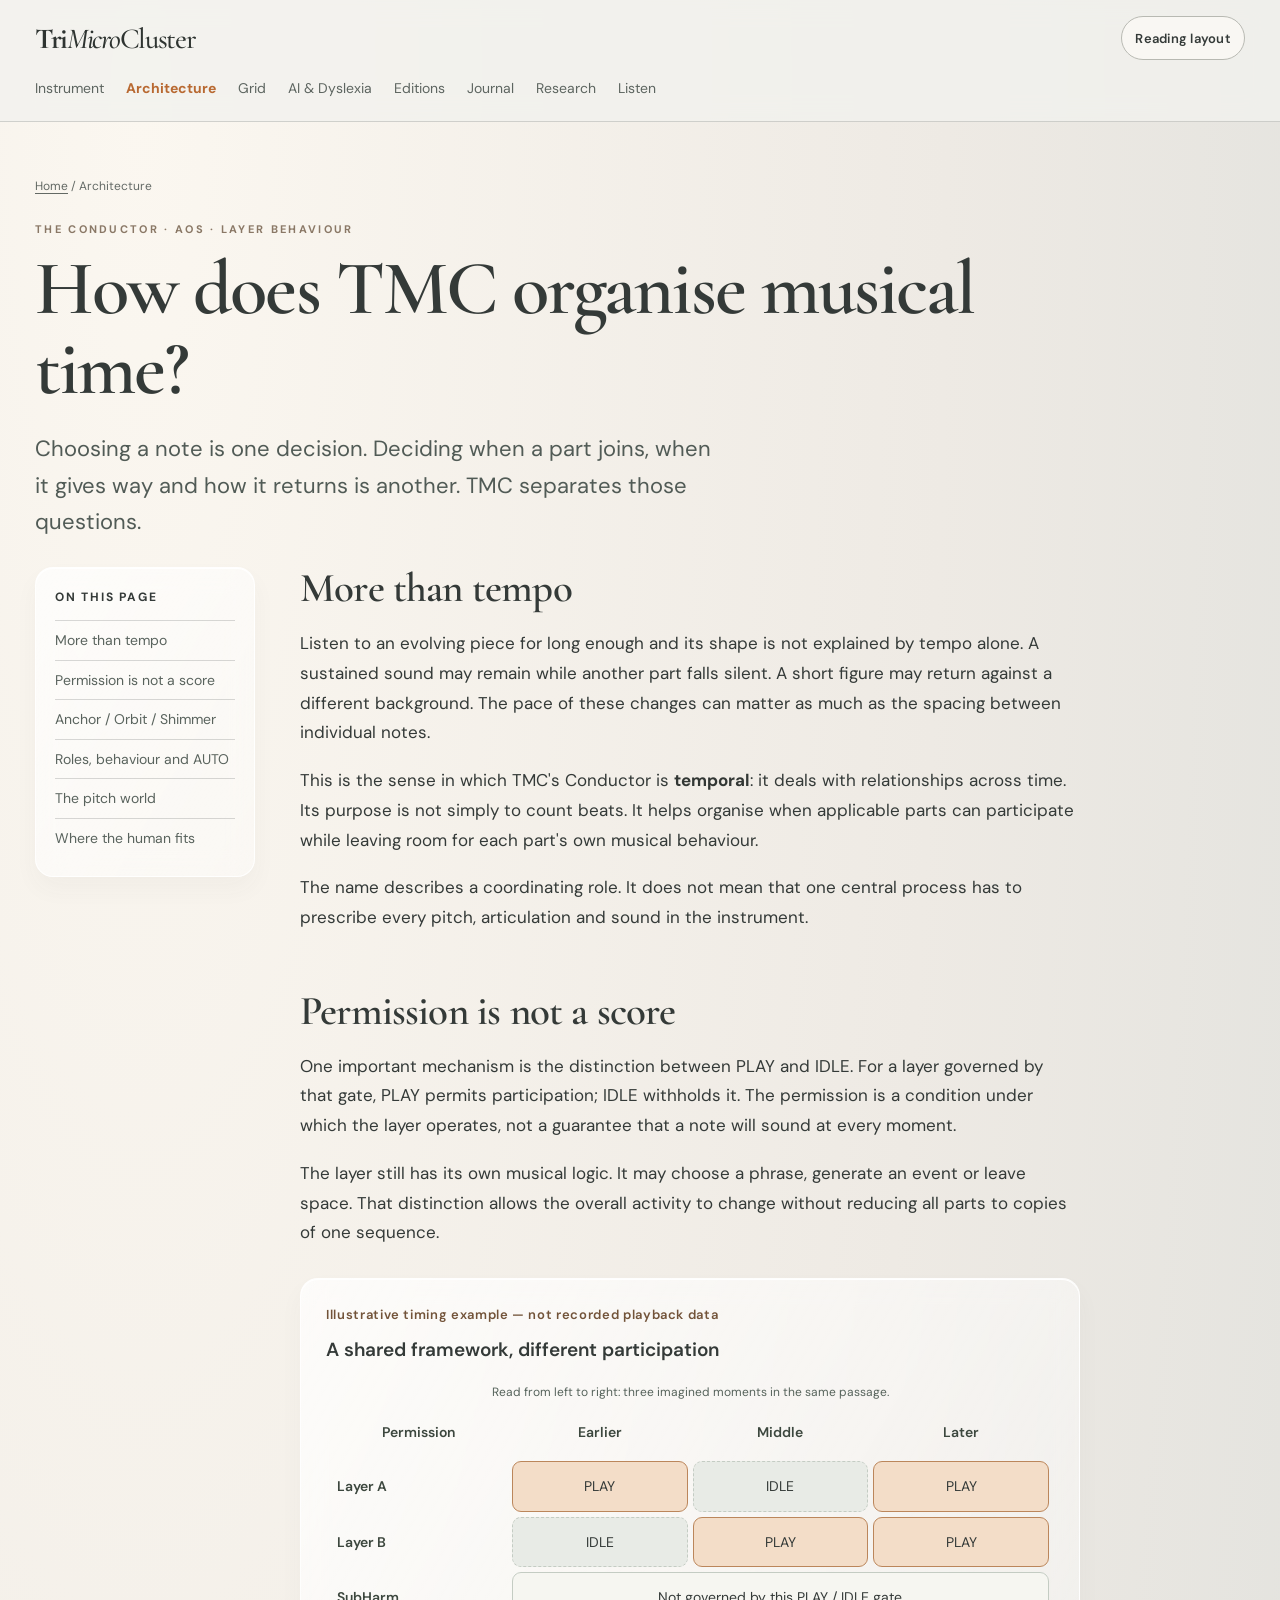
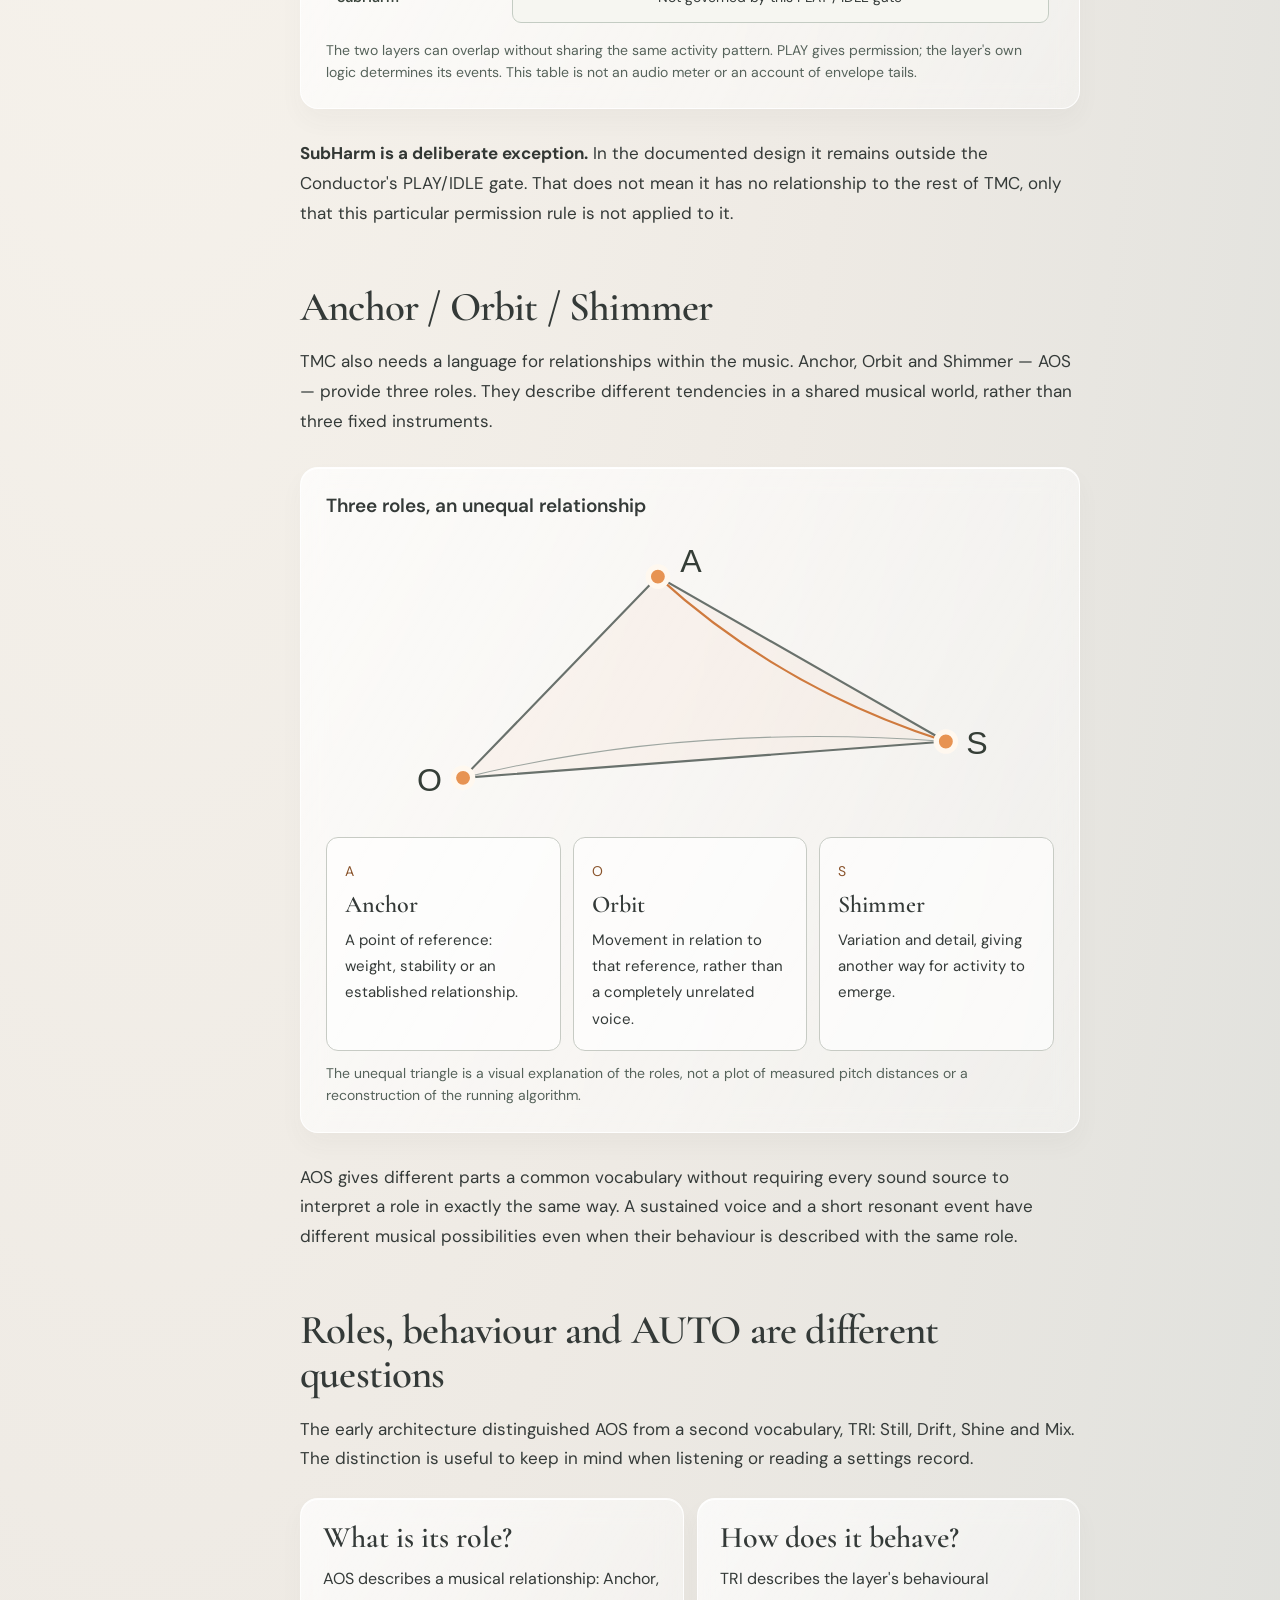
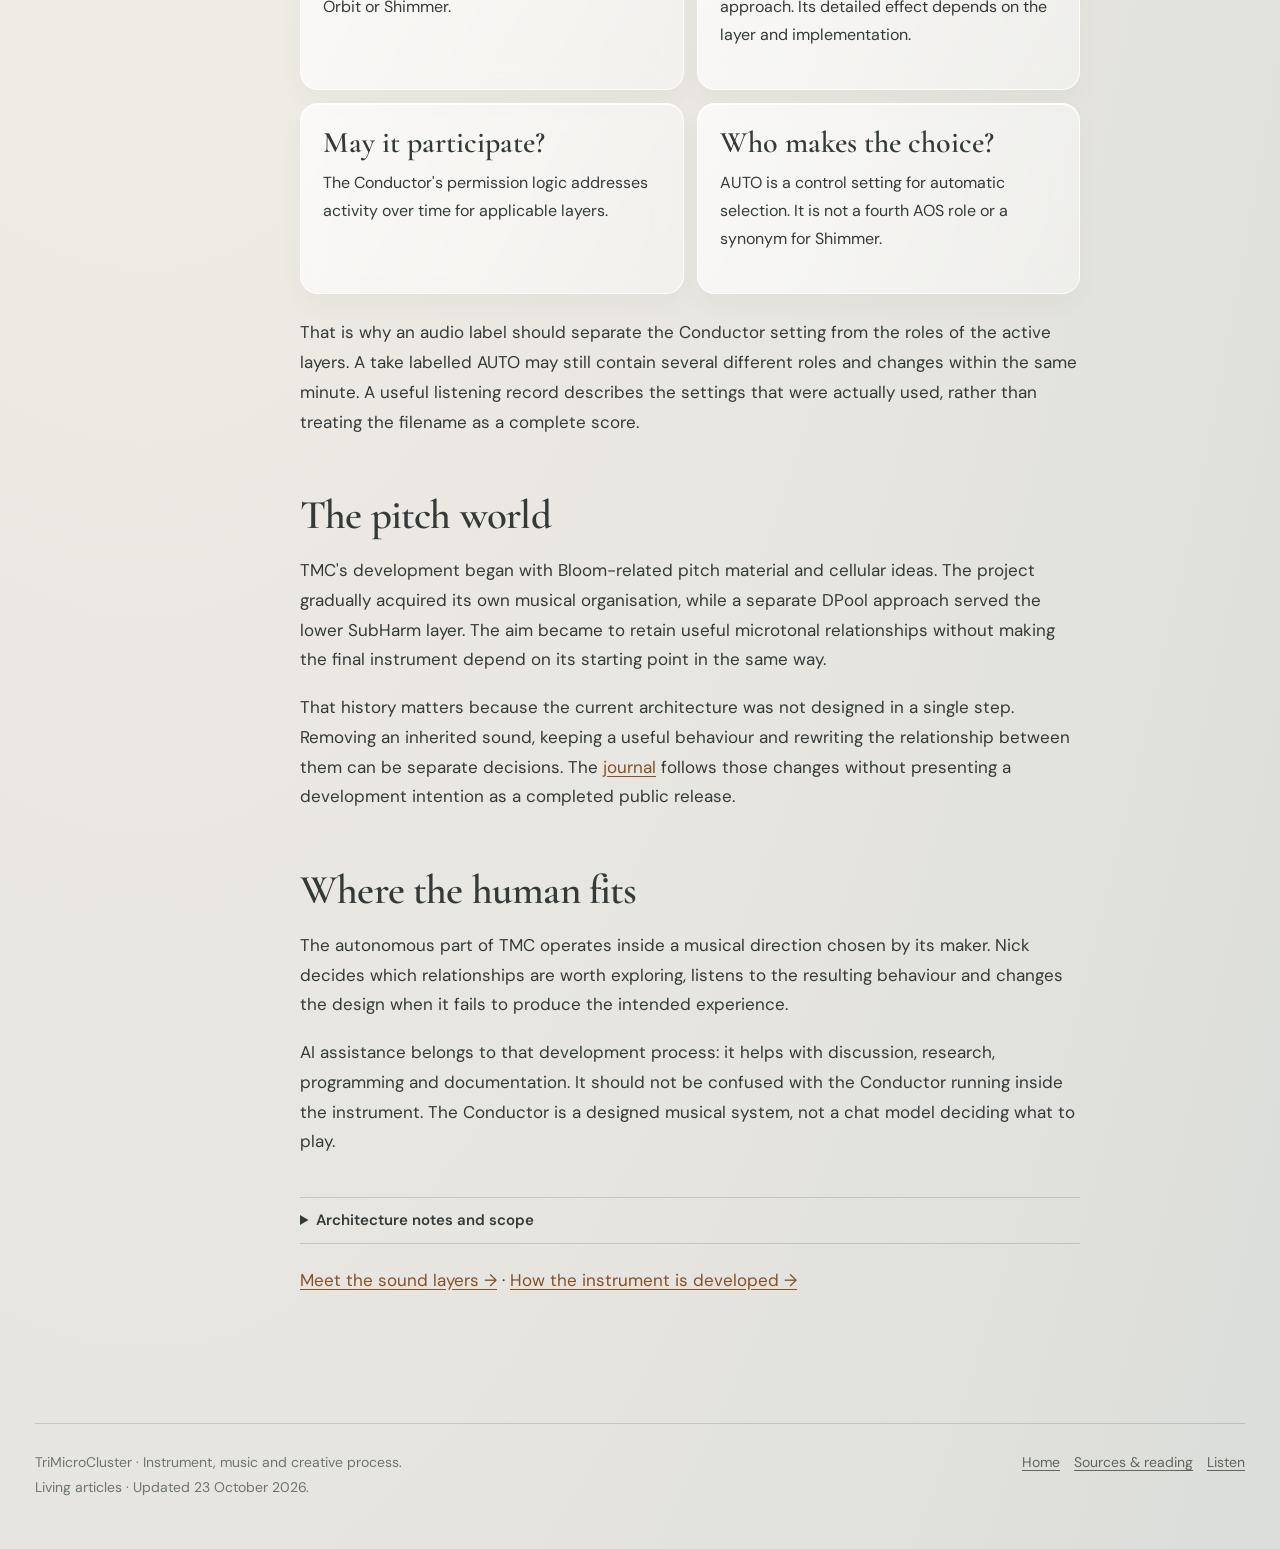
<file: architecture.html>
<!doctype html>
<html lang="en-GB"><head><meta charset="utf-8"><meta name="viewport" content="width=device-width,initial-scale=1"><meta name="theme-color" content="#e5e3df"><meta name="description" content="How TriMicroCluster separates musical roles, layer behaviours and the Conductor's organisation of time."><title>The Conductor &amp; Musical Time | TriMicroCluster</title><link rel="stylesheet" href="docs.css"><link rel="stylesheet" href="editorial.css"><script defer src="reader.js"></script></head><body><a class="skip-link" href="#article">Skip to the article</a><header><div class="head frame"><a class="brand" href="index.html"><strong>Tri</strong><i>Micro</i>Cluster</a><button class="read-toggle" data-reading-toggle type="button" aria-pressed="false" hidden>Reading layout</button><nav aria-label="Site navigation"><a href="instrument.html">Instrument</a><a href="architecture.html" aria-current="page">Architecture</a><a href="grid.html">Grid</a><a href="process.html">AI &amp; Dyslexia</a><a href="editions.html">Editions</a><a href="journal.html">Journal</a><a href="research.html">Research</a><a href="listen.html">Listen</a></nav></div></header><main class="frame"><div class="breadcrumbs"><a href="index.html">Home</a> / Architecture</div><section class="hero"><p class="eyebrow">The Conductor · AOS · Layer behaviour</p><h1>How does TMC organise musical time?</h1><p class="lede">Choosing a note is one decision. Deciding when a part joins, when it gives way and how it returns is another. TMC separates those questions.</p></section><div class="columns"><aside class="toc glass" aria-label="On this page"><h2>On this page</h2><a href="#temporal">More than tempo</a><a href="#conduct">Permission is not a score</a><a href="#roles">Anchor / Orbit / Shimmer</a><a href="#behaviour">Roles, behaviour and AUTO</a><a href="#pitch">The pitch world</a><a href="#agency">Where the human fits</a></aside><article class="prose" id="article"><h2 id="temporal">More than tempo</h2><p>Listen to an evolving piece for long enough and its shape is not explained by tempo alone. A sustained sound may remain while another part falls silent. A short figure may return against a different background. The pace of these changes can matter as much as the spacing between individual notes.</p><p>This is the sense in which TMC's Conductor is <strong>temporal</strong>: it deals with relationships across time. Its purpose is not simply to count beats. It helps organise when applicable parts can participate while leaving room for each part's own musical behaviour.</p><p>The name describes a coordinating role. It does not mean that one central process has to prescribe every pitch, articulation and sound in the instrument.</p><h2 id="conduct">Permission is not a score</h2><p>One important mechanism is the distinction between PLAY and IDLE. For a layer governed by that gate, PLAY permits participation; IDLE withholds it. The permission is a condition under which the layer operates, not a guarantee that a note will sound at every moment.</p><p>The layer still has its own musical logic. It may choose a phrase, generate an event or leave space. That distinction allows the overall activity to change without reducing all parts to copies of one sequence.</p><figure class="figure glass"><p class="diagram-label">Illustrative timing example — not recorded playback data</p><h3>A shared framework, different participation</h3><table class="time-table"><caption class="small">Read from left to right: three imagined moments in the same passage.</caption><thead><tr><th scope="col">Permission</th><th scope="col">Earlier</th><th scope="col">Middle</th><th scope="col">Later</th></tr></thead><tbody><tr><th scope="row">Layer A</th><td class="play">PLAY</td><td class="idle">IDLE</td><td class="play">PLAY</td></tr><tr><th scope="row">Layer B</th><td class="idle">IDLE</td><td class="play">PLAY</td><td class="play">PLAY</td></tr><tr><th scope="row">SubHarm</th><td colspan="3">Not governed by this PLAY / IDLE gate</td></tr></tbody></table><figcaption>The two layers can overlap without sharing the same activity pattern. PLAY gives permission; the layer's own logic determines its events. This table is not an audio meter or an account of envelope tails.</figcaption></figure><p><strong>SubHarm is a deliberate exception.</strong> In the documented design it remains outside the Conductor's PLAY/IDLE gate. That does not mean it has no relationship to the rest of TMC, only that this particular permission rule is not applied to it.</p><h2 id="roles">Anchor / Orbit / Shimmer</h2><p>TMC also needs a language for relationships within the music. Anchor, Orbit and Shimmer — AOS — provide three roles. They describe different tendencies in a shared musical world, rather than three fixed instruments.</p><figure class="figure glass"><h3>Three roles, an unequal relationship</h3><svg viewBox="0 0 680 280" role="img" aria-labelledby="aos-title aos-desc"><title id="aos-title">The asymmetric AOS triangle</title><desc id="aos-desc">An upper Anchor point connects to a lower-left Orbit point and a more distant right-hand Shimmer point. The edges have unequal lengths. The labelled cards below explain each role.</desc><path d="M310 37L128 225L579 191Z" stroke="#69716c" stroke-width="2" fill="rgba(236,143,75,.05)"/><path d="M310 37Q425 142 579 191" stroke="#cf7a3e" stroke-width="2" fill="none"/><path d="M128 225Q340 173 579 191" stroke="#9da5a0" fill="none"/><g fill="#e79352" stroke="#fff8ef" stroke-width="5"><circle cx="310" cy="37" r="9"/><circle cx="128" cy="225" r="9"/><circle cx="579" cy="191" r="9"/></g><g font-family="Arial,sans-serif" font-size="30" fill="#353e37"><text x="331" y="33">A</text><text x="85" y="237">O</text><text x="598" y="203">S</text></g></svg><div class="role-cards"><section class="role-card"><span class="role-key">A</span><h4>Anchor</h4><p>A point of reference: weight, stability or an established relationship.</p></section><section class="role-card"><span class="role-key">O</span><h4>Orbit</h4><p>Movement in relation to that reference, rather than a completely unrelated voice.</p></section><section class="role-card"><span class="role-key">S</span><h4>Shimmer</h4><p>Variation and detail, giving another way for activity to emerge.</p></section></div><figcaption>The unequal triangle is a visual explanation of the roles, not a plot of measured pitch distances or a reconstruction of the running algorithm.</figcaption></figure><p>AOS gives different parts a common vocabulary without requiring every sound source to interpret a role in exactly the same way. A sustained voice and a short resonant event have different musical possibilities even when their behaviour is described with the same role.</p><h2 id="behaviour">Roles, behaviour and AUTO are different questions</h2><p>The early architecture distinguished AOS from a second vocabulary, TRI: Still, Drift, Shine and Mix. The distinction is useful to keep in mind when listening or reading a settings record.</p><div class="panels"><section class="panel glass"><h3>What is its role?</h3><p>AOS describes a musical relationship: Anchor, Orbit or Shimmer.</p></section><section class="panel glass"><h3>How does it behave?</h3><p>TRI describes the layer's behavioural approach. Its detailed effect depends on the layer and implementation.</p></section><section class="panel glass"><h3>May it participate?</h3><p>The Conductor's permission logic addresses activity over time for applicable layers.</p></section><section class="panel glass"><h3>Who makes the choice?</h3><p>AUTO is a control setting for automatic selection. It is not a fourth AOS role or a synonym for Shimmer.</p></section></div><p>That is why an audio label should separate the Conductor setting from the roles of the active layers. A take labelled AUTO may still contain several different roles and changes within the same minute. A useful listening record describes the settings that were actually used, rather than treating the filename as a complete score.</p><h2 id="pitch">The pitch world</h2><p>TMC's development began with Bloom-related pitch material and cellular ideas. The project gradually acquired its own musical organisation, while a separate DPool approach served the lower SubHarm layer. The aim became to retain useful microtonal relationships without making the final instrument depend on its starting point in the same way.</p><p>That history matters because the current architecture was not designed in a single step. Removing an inherited sound, keeping a useful behaviour and rewriting the relationship between them can be separate decisions. The <a href="journal.html">journal</a> follows those changes without presenting a development intention as a completed public release.</p><h2 id="agency">Where the human fits</h2><p>The autonomous part of TMC operates inside a musical direction chosen by its maker. Nick decides which relationships are worth exploring, listens to the resulting behaviour and changes the design when it fails to produce the intended experience.</p><p>AI assistance belongs to that development process: it helps with discussion, research, programming and documentation. It should not be confused with the Conductor running inside the instrument. The Conductor is a designed musical system, not a chat model deciding what to play.</p><details class="source-notes"><summary>Architecture notes and scope</summary><p>This explanation draws on the August 2026 architecture discussions, the recorded AOS/TRI distinction and the subsequent October development context. It is a conceptual guide, not a function-by-function audit of the latest Lua and SuperCollider files. The exact scope of an AUTO control and any layer-specific exception should be stated in release-specific documentation.</p><p>For the underlying platform, see <a href="https://monome.org/docs/norns/">monome's norns documentation</a>, which describes its Lua control scripts and SuperCollider sound engines. That platform documentation does not by itself establish TMC's compatibility or performance on a particular device.</p></details><p class="next-reading"><a href="instrument.html">Meet the sound layers →</a> · <a href="process.html">How the instrument is developed →</a></p></article></div></main><footer class="footer frame"><div>TriMicroCluster · Instrument, music and creative process.<br>Living articles · Updated 23 October 2026.</div><div><a href="index.html">Home</a><a href="research.html">Sources &amp; reading</a><a href="listen.html">Listen</a></div></footer></body></html>
</file>
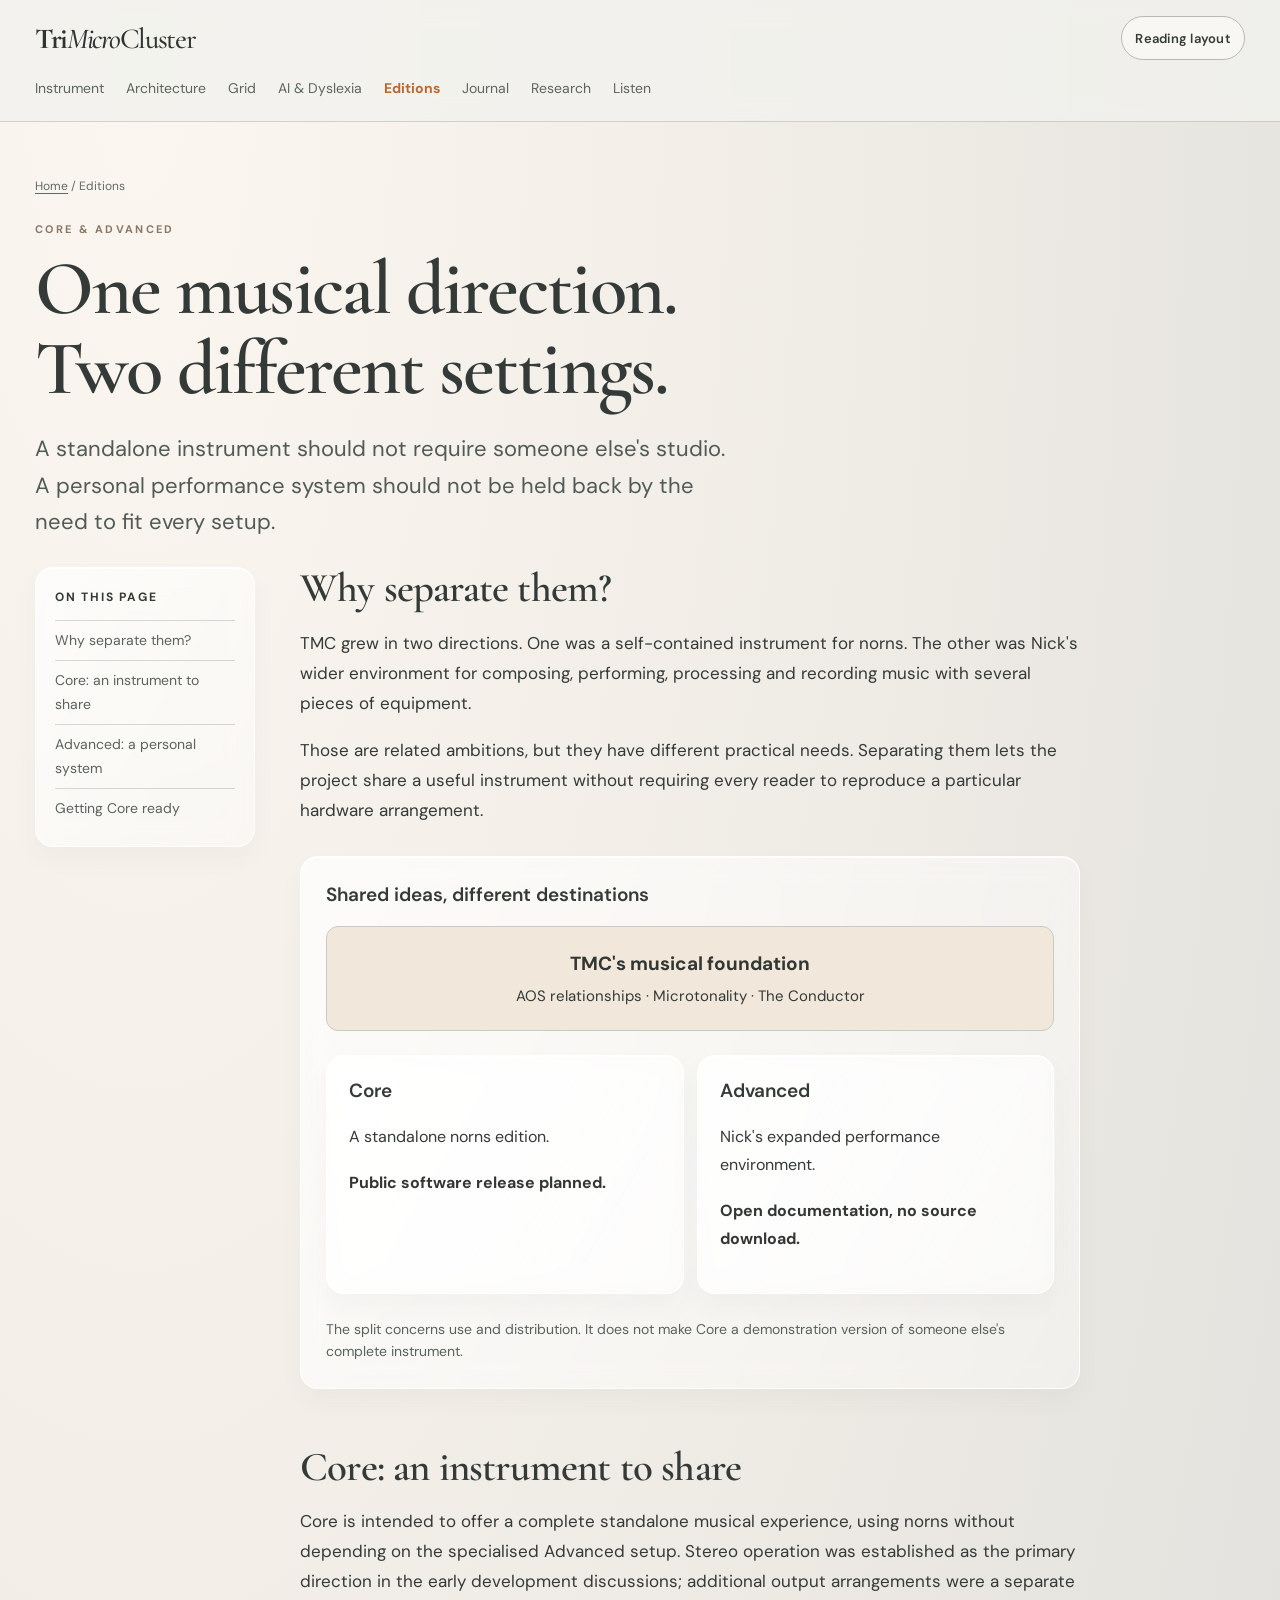
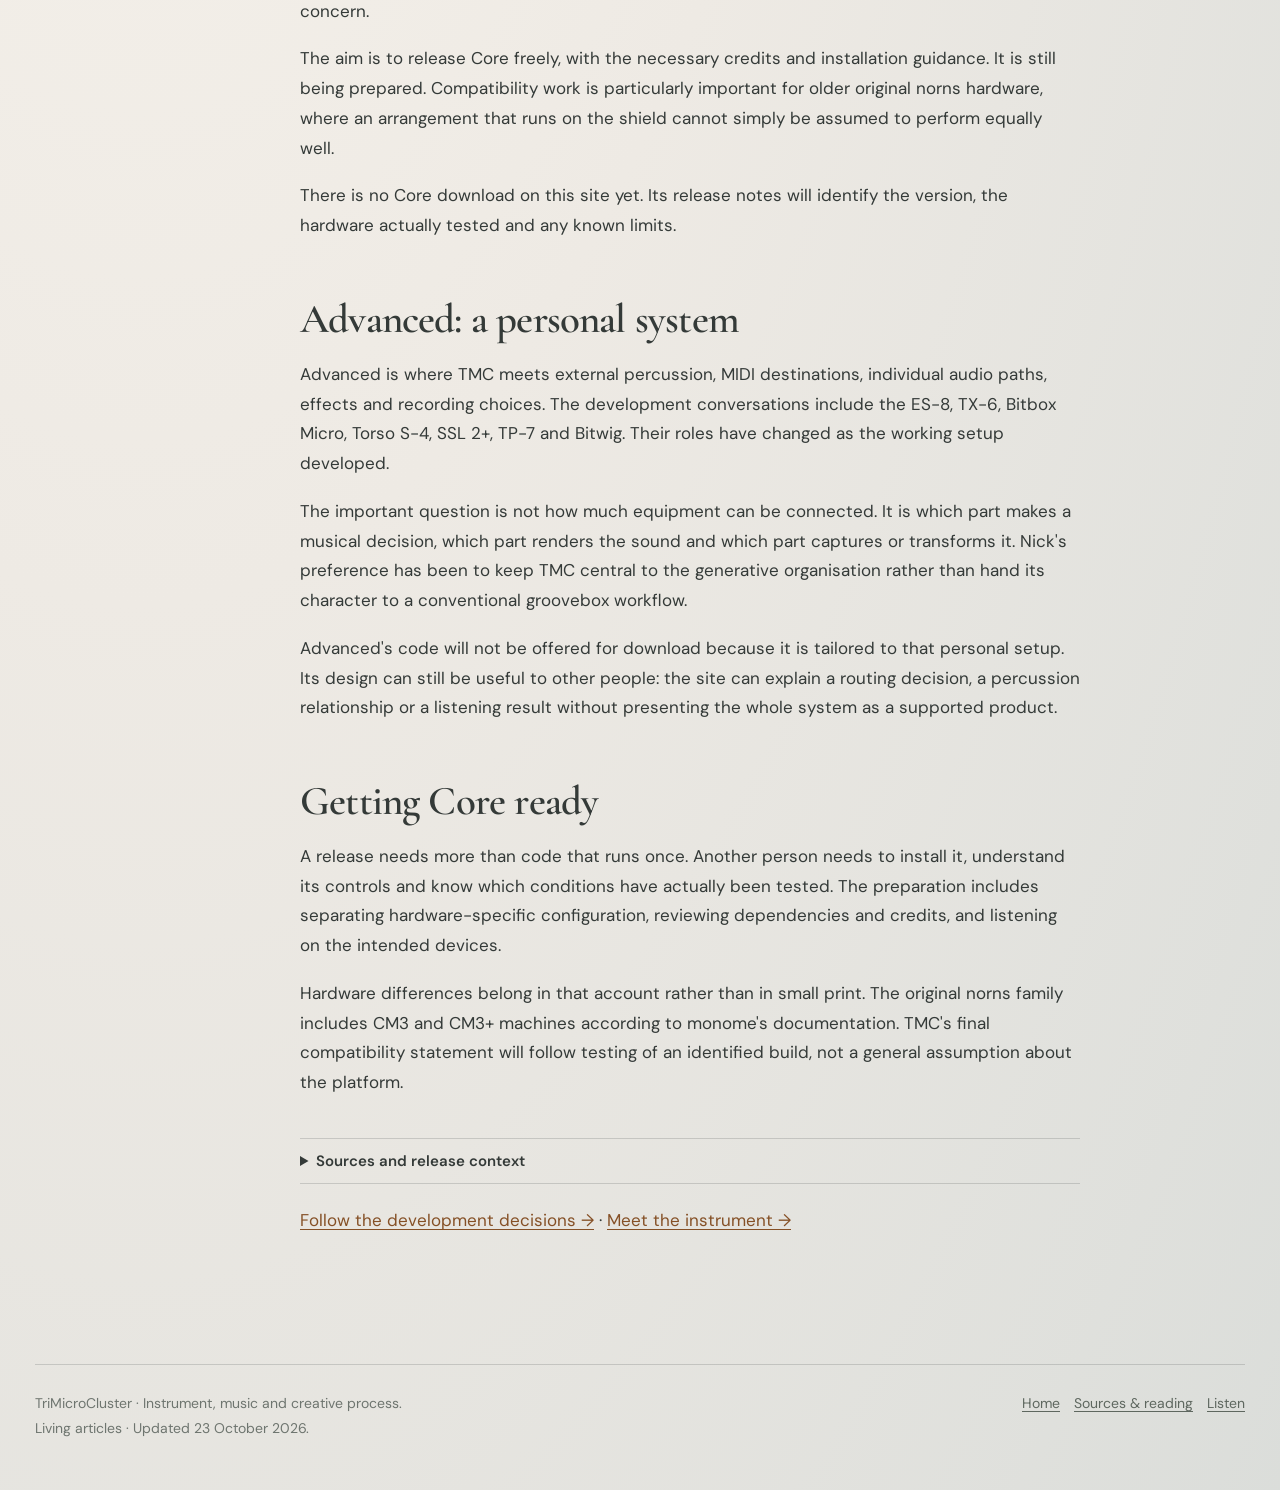
<file: editions.html>
<!doctype html><html lang="en-GB"><head><meta charset="utf-8"><meta name="viewport" content="width=device-width,initial-scale=1"><meta name="theme-color" content="#e5e3df"><meta name="description" content="Why TMC has two editions: Core for a standalone public release, and Advanced for a personal multi-device performance system."><title>Core &amp; Advanced | TriMicroCluster</title><link rel="stylesheet" href="docs.css"><link rel="stylesheet" href="editorial.css"><link rel="stylesheet" href="layers.css"><script defer src="reader.js"></script></head><body><a class="skip-link" href="#article">Skip to the article</a><header><div class="head frame"><a class="brand" href="index.html"><strong>Tri</strong><i>Micro</i>Cluster</a><button class="read-toggle" data-reading-toggle type="button" aria-pressed="false" hidden>Reading layout</button><nav aria-label="Site navigation"><a href="instrument.html">Instrument</a><a href="architecture.html">Architecture</a><a href="grid.html">Grid</a><a href="process.html">AI &amp; Dyslexia</a><a href="editions.html" aria-current="page">Editions</a><a href="journal.html">Journal</a><a href="research.html">Research</a><a href="listen.html">Listen</a></nav></div></header><main class="frame"><div class="breadcrumbs"><a href="index.html">Home</a> / Editions</div><section class="hero"><p class="eyebrow">Core &amp; Advanced</p><h1>One musical direction.<br>Two different settings.</h1><p class="lede">A standalone instrument should not require someone else's studio. A personal performance system should not be held back by the need to fit every setup.</p></section><div class="columns"><aside class="toc glass" aria-label="On this page"><h2>On this page</h2><a href="#difference">Why separate them?</a><a href="#core">Core: an instrument to share</a><a href="#advanced">Advanced: a personal system</a><a href="#release">Getting Core ready</a></aside><article class="prose" id="article"><h2 id="difference">Why separate them?</h2><p>TMC grew in two directions. One was a self-contained instrument for norns. The other was Nick's wider environment for composing, performing, processing and recording music with several pieces of equipment.</p><p>Those are related ambitions, but they have different practical needs. Separating them lets the project share a useful instrument without requiring every reader to reproduce a particular hardware arrangement.</p><figure class="figure glass"><h3>Shared ideas, different destinations</h3><div class="edition-flow"><strong>TMC's musical foundation</strong><span>AOS relationships · Microtonality · The Conductor</span></div><div class="panels"><section class="panel glass"><h3>Core</h3><p>A standalone norns edition.</p><p><strong>Public software release planned.</strong></p></section><section class="panel glass"><h3>Advanced</h3><p>Nick's expanded performance environment.</p><p><strong>Open documentation, no source download.</strong></p></section></div><figcaption>The split concerns use and distribution. It does not make Core a demonstration version of someone else's complete instrument.</figcaption></figure><h2 id="core">Core: an instrument to share</h2><p>Core is intended to offer a complete standalone musical experience, using norns without depending on the specialised Advanced setup. Stereo operation was established as the primary direction in the early development discussions; additional output arrangements were a separate concern.</p><p>The aim is to release Core freely, with the necessary credits and installation guidance. It is still being prepared. Compatibility work is particularly important for older original norns hardware, where an arrangement that runs on the shield cannot simply be assumed to perform equally well.</p><p>There is no Core download on this site yet. Its release notes will identify the version, the hardware actually tested and any known limits.</p><h2 id="advanced">Advanced: a personal system</h2><p>Advanced is where TMC meets external percussion, MIDI destinations, individual audio paths, effects and recording choices. The development conversations include the ES-8, TX-6, Bitbox Micro, Torso S-4, SSL 2+, TP-7 and Bitwig. Their roles have changed as the working setup developed.</p><p>The important question is not how much equipment can be connected. It is which part makes a musical decision, which part renders the sound and which part captures or transforms it. Nick's preference has been to keep TMC central to the generative organisation rather than hand its character to a conventional groovebox workflow.</p><p>Advanced's code will not be offered for download because it is tailored to that personal setup. Its design can still be useful to other people: the site can explain a routing decision, a percussion relationship or a listening result without presenting the whole system as a supported product.</p><h2 id="release">Getting Core ready</h2><p>A release needs more than code that runs once. Another person needs to install it, understand its controls and know which conditions have actually been tested. The preparation includes separating hardware-specific configuration, reviewing dependencies and credits, and listening on the intended devices.</p><p>Hardware differences belong in that account rather than in small print. The original norns family includes CM3 and CM3+ machines according to monome's documentation. TMC's final compatibility statement will follow testing of an identified build, not a general assumption about the platform.</p><details class="source-notes"><summary>Sources and release context</summary><p>The stereo-first direction was reaffirmed on 17 August 2026. The distinction between a standalone community edition and a personal external-hardware system was explicit by 28 September. On 23 October, Nick confirmed that Core is the version to open for download and Advanced is to be documented without distributing its source.</p><p>Hardware background: <a href="https://monome.org/docs/norns/">official norns specifications</a>. The particular routing proposals discussed at different dates are not all represented here as completed configurations.</p></details><p class="next-reading"><a href="journal.html">Follow the development decisions →</a> · <a href="instrument.html">Meet the instrument →</a></p></article></div></main><footer class="footer frame"><div>TriMicroCluster · Instrument, music and creative process.<br>Living articles · Updated 23 October 2026.</div><div><a href="index.html">Home</a><a href="research.html">Sources &amp; reading</a><a href="listen.html">Listen</a></div></footer></body></html>
</file>
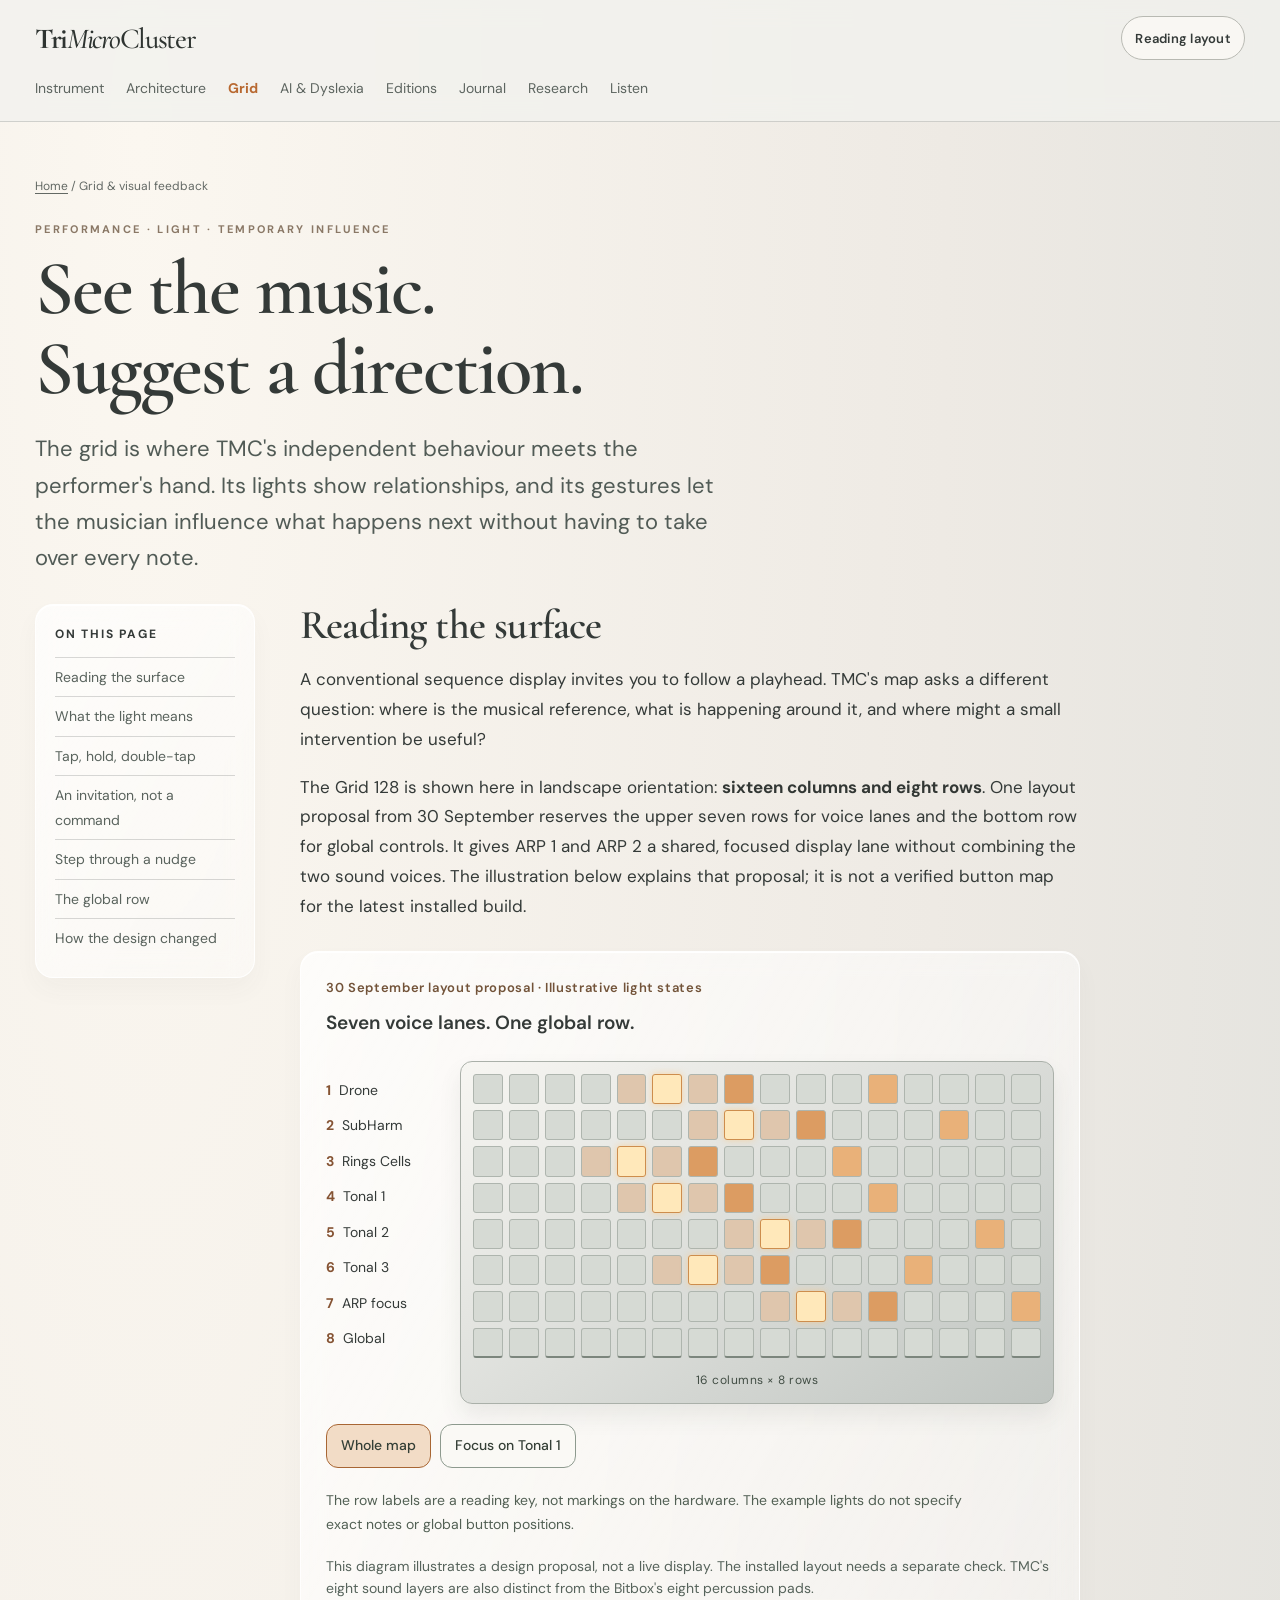
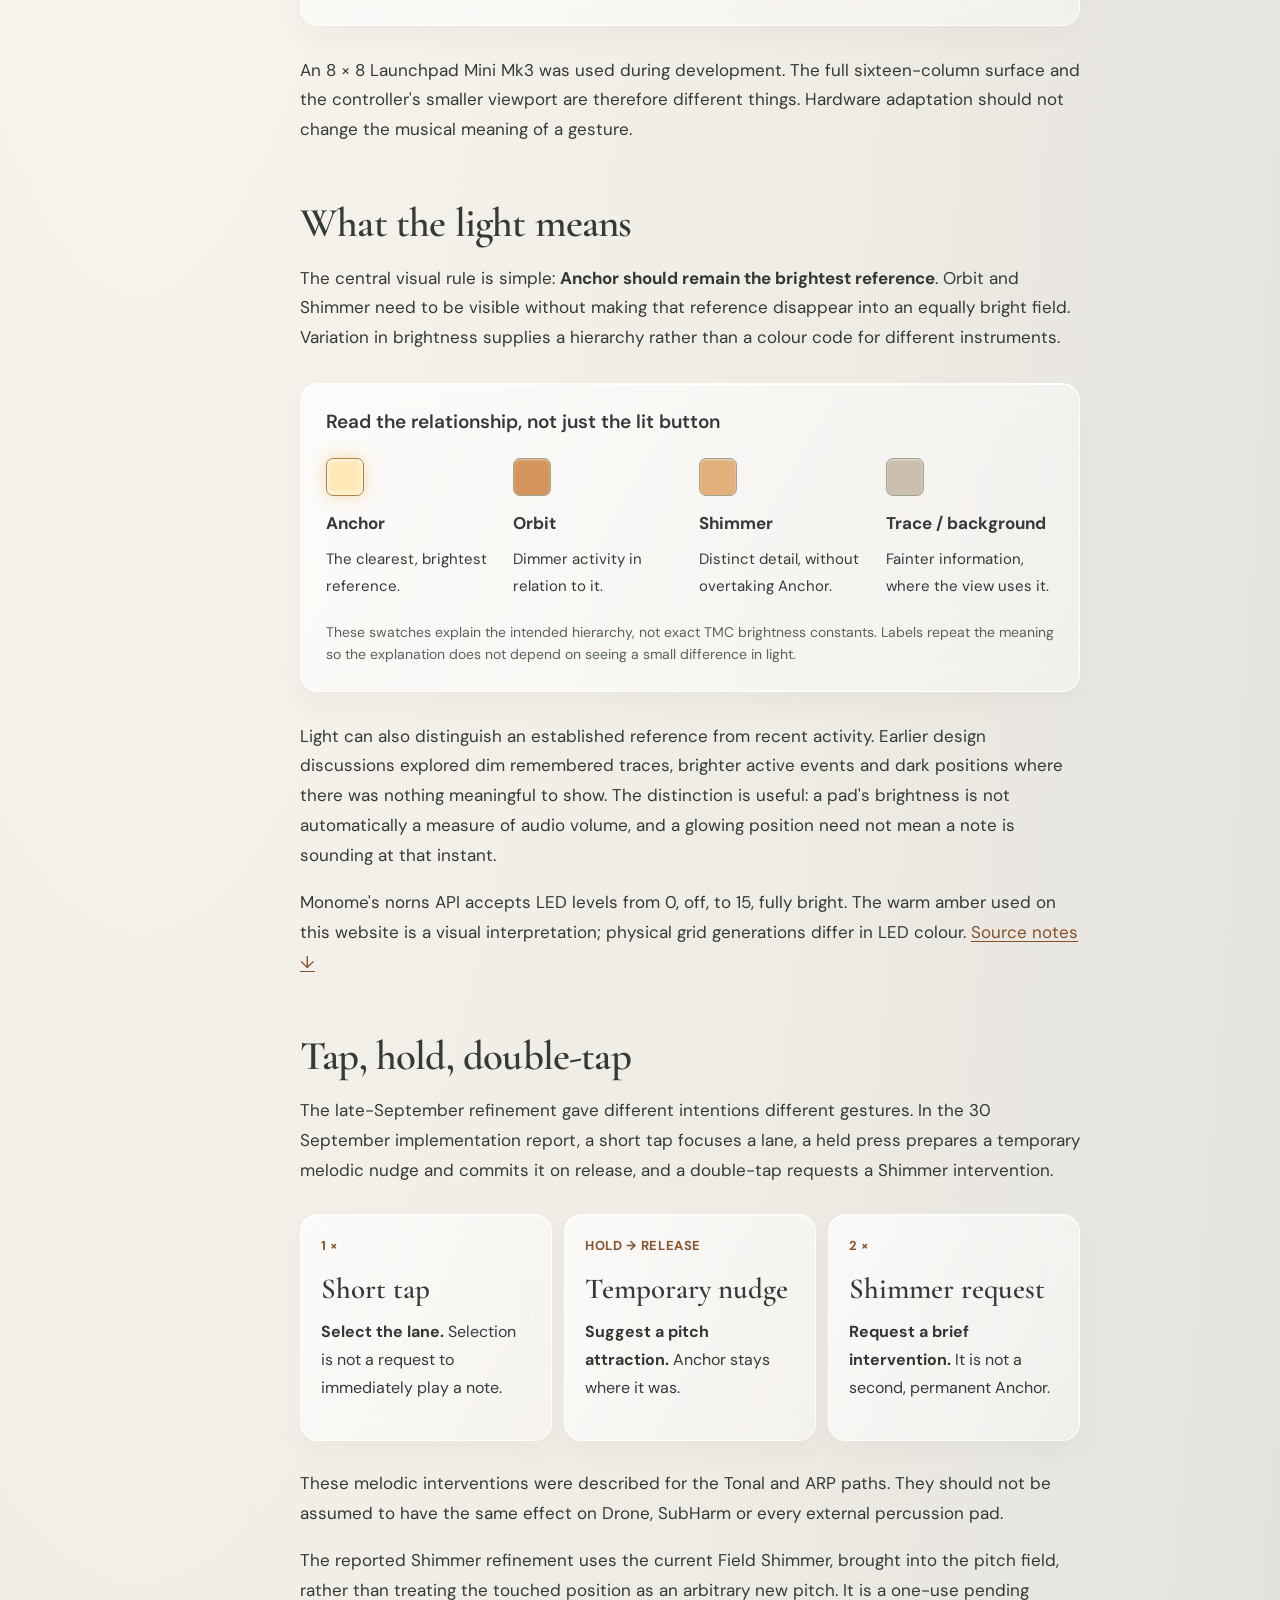
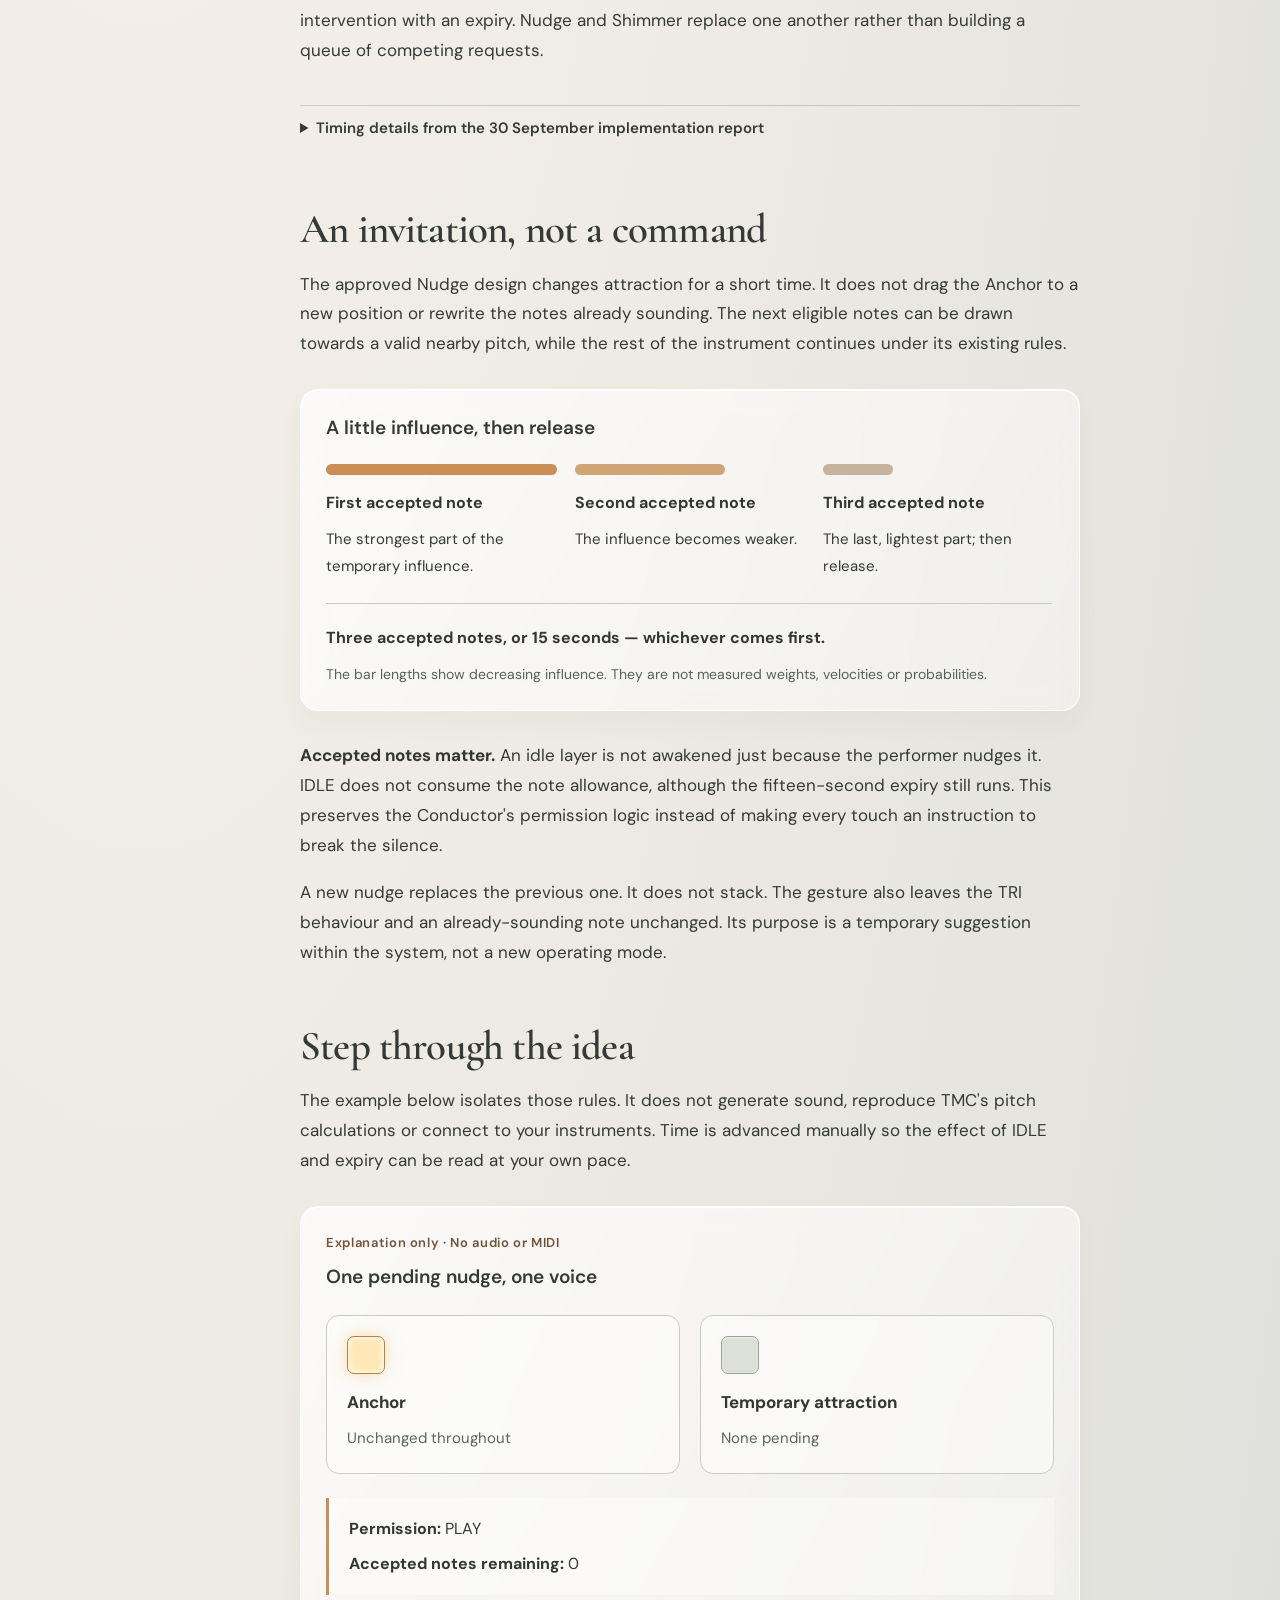
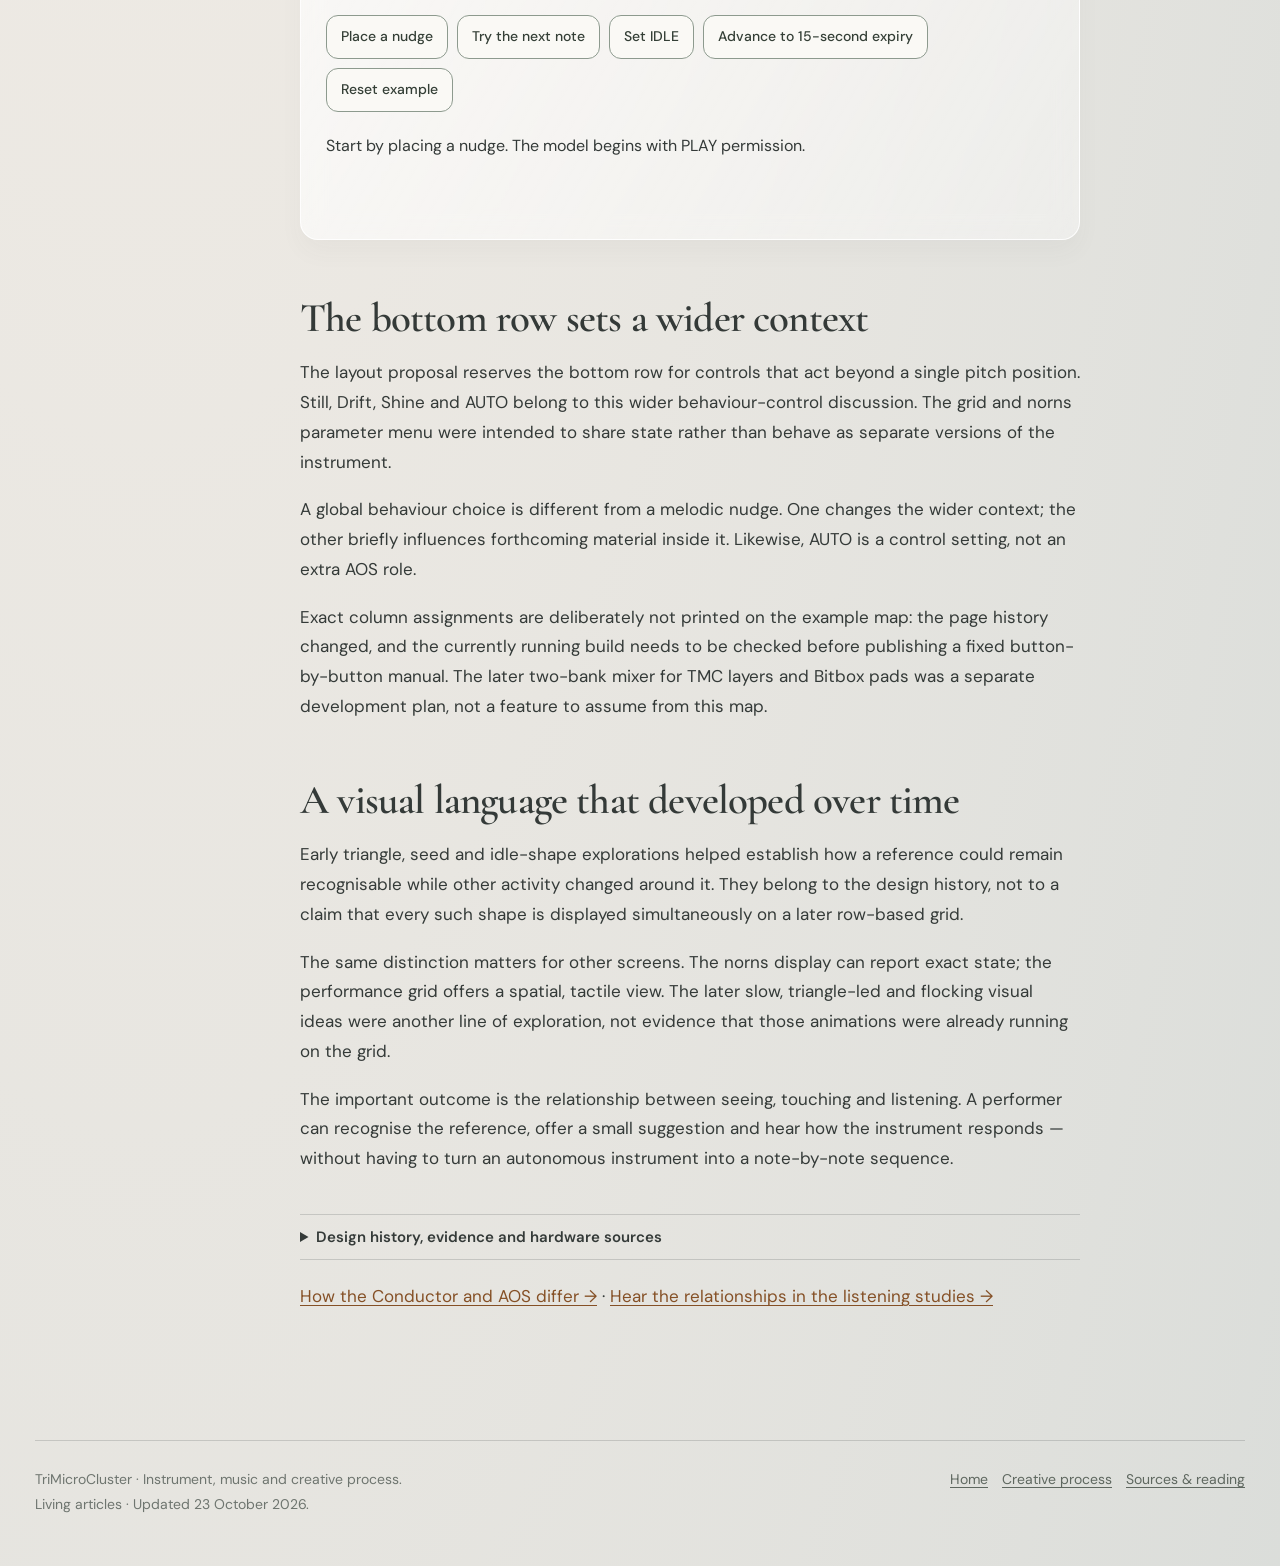
<file: grid.html>
<!doctype html>
<html lang="en-GB"><head><meta charset="utf-8"><meta name="viewport" content="width=device-width,initial-scale=1"><meta name="theme-color" content="#e5e3df"><meta name="description" content="How TriMicroCluster is played: an illustrated Grid 128 layout, AOS light hierarchy, temporary melodic nudges and the distinction between a gesture and a forced note."><title>Grid &amp; Visual Feedback | TriMicroCluster</title><link rel="stylesheet" href="docs.css"><link rel="stylesheet" href="editorial.css"><link rel="stylesheet" href="grid.css"><script defer src="reader.js"></script><script defer src="grid-demo.js"></script></head>
<body><a class="skip-link" href="#article">Skip to the article</a><header><div class="head frame"><a class="brand" href="index.html"><strong>Tri</strong><i>Micro</i>Cluster</a><button class="read-toggle" data-reading-toggle type="button" aria-pressed="false" hidden>Reading layout</button><nav aria-label="Site navigation"><a href="instrument.html">Instrument</a><a href="architecture.html">Architecture</a><a href="grid.html" aria-current="page">Grid</a><a href="process.html">AI &amp; Dyslexia</a><a href="editions.html">Editions</a><a href="journal.html">Journal</a><a href="research.html">Research</a><a href="listen.html">Listen</a></nav></div></header>
<main class="frame"><div class="breadcrumbs"><a href="index.html">Home</a> / Grid &amp; visual feedback</div><section class="hero"><p class="eyebrow">Performance · Light · Temporary influence</p><h1>See the music.<br>Suggest a direction.</h1><p class="lede">The grid is where TMC's independent behaviour meets the performer's hand. Its lights show relationships, and its gestures let the musician influence what happens next without having to take over every note.</p></section><div class="columns"><aside class="toc glass" aria-label="On this page"><h2>On this page</h2><a href="#surface">Reading the surface</a><a href="#light">What the light means</a><a href="#gestures">Tap, hold, double-tap</a><a href="#nudge">An invitation, not a command</a><a href="#try">Step through a nudge</a><a href="#global">The global row</a><a href="#history">How the design changed</a></aside>
<article id="article" class="prose"><h2 id="surface">Reading the surface</h2><p>A conventional sequence display invites you to follow a playhead. TMC's map asks a different question: where is the musical reference, what is happening around it, and where might a small intervention be useful?</p><p>The Grid 128 is shown here in landscape orientation: <strong>sixteen columns and eight rows</strong>. One layout proposal from 30 September reserves the upper seven rows for voice lanes and the bottom row for global controls. It gives ARP 1 and ARP 2 a shared, focused display lane without combining the two sound voices. The illustration below explains that proposal; it is not a verified button map for the latest installed build.</p>
<figure class="figure glass"><p class="diagram-label">30 September layout proposal · Illustrative light states</p><h3>Seven voice lanes. One global row.</h3><div class="map-display"><ol class="map-labels" aria-label="Grid rows in this proposed layout"><li><span>1</span> Drone</li><li><span>2</span> SubHarm</li><li><span>3</span> Rings Cells</li><li><span>4</span> Tonal 1</li><li><span>5</span> Tonal 2</li><li><span>6</span> Tonal 3</li><li><span>7</span> ARP focus</li><li><span>8</span> Global</li></ol><div class="map-case"><div class="map-matrix" id="grid-map" role="img" aria-label="A 16-column, 8-row grid illustration. Row labels describe a historical layout proposal, not a verified current control map."></div><div class="map-measure">16 columns × 8 rows</div></div></div><div class="map-controls" data-demo-controls hidden role="group" aria-label="Choose an illustrative grid view"><button type="button" data-map-mode="all" aria-pressed="true">Whole map</button><button type="button" data-map-mode="focus" aria-pressed="false">Focus on Tonal 1</button></div><p class="map-note">The row labels are a reading key, not markings on the hardware. The example lights do not specify exact notes or global button positions.</p><figcaption>This diagram illustrates a design proposal, not a live display. The installed layout needs a separate check. TMC's eight sound layers are also distinct from the Bitbox's eight percussion pads.</figcaption></figure>
<p>An 8 × 8 Launchpad Mini Mk3 was used during development. The full sixteen-column surface and the controller's smaller viewport are therefore different things. Hardware adaptation should not change the musical meaning of a gesture.</p>
<h2 id="light">What the light means</h2><p>The central visual rule is simple: <strong>Anchor should remain the brightest reference</strong>. Orbit and Shimmer need to be visible without making that reference disappear into an equally bright field. Variation in brightness supplies a hierarchy rather than a colour code for different instruments.</p><figure class="figure glass"><h3>Read the relationship, not just the lit button</h3><div class="light-key"><section><span class="key-light anchor" aria-hidden="true"></span><h4>Anchor</h4><p>The clearest, brightest reference.</p></section><section><span class="key-light orbit" aria-hidden="true"></span><h4>Orbit</h4><p>Dimmer activity in relation to it.</p></section><section><span class="key-light shimmer" aria-hidden="true"></span><h4>Shimmer</h4><p>Distinct detail, without overtaking Anchor.</p></section><section><span class="key-light trace" aria-hidden="true"></span><h4>Trace / background</h4><p>Fainter information, where the view uses it.</p></section></div><figcaption>These swatches explain the intended hierarchy, not exact TMC brightness constants. Labels repeat the meaning so the explanation does not depend on seeing a small difference in light.</figcaption></figure><p>Light can also distinguish an established reference from recent activity. Earlier design discussions explored dim remembered traces, brighter active events and dark positions where there was nothing meaningful to show. The distinction is useful: a pad's brightness is not automatically a measure of audio volume, and a glowing position need not mean a note is sounding at that instant.</p><p>Monome's norns API accepts LED levels from 0, off, to 15, fully bright. The warm amber used on this website is a visual interpretation; physical grid generations differ in LED colour. <a href="#sources" aria-label="Read the sources for the grid hardware and design">Source notes ↓</a></p>
<h2 id="gestures">Tap, hold, double-tap</h2><p>The late-September refinement gave different intentions different gestures. In the 30 September implementation report, a short tap focuses a lane, a held press prepares a temporary melodic nudge and commits it on release, and a double-tap requests a Shimmer intervention.</p><div class="gesture-cards"><section class="glass gesture"><span class="gesture-token" aria-hidden="true">1 ×</span><h3>Short tap</h3><p><strong>Select the lane.</strong> Selection is not a request to immediately play a note.</p></section><section class="glass gesture"><span class="gesture-token" aria-hidden="true">HOLD → RELEASE</span><h3>Temporary nudge</h3><p><strong>Suggest a pitch attraction.</strong> Anchor stays where it was.</p></section><section class="glass gesture"><span class="gesture-token" aria-hidden="true">2 ×</span><h3>Shimmer request</h3><p><strong>Request a brief intervention.</strong> It is not a second, permanent Anchor.</p></section></div><p>These melodic interventions were described for the Tonal and ARP paths. They should not be assumed to have the same effect on Drone, SubHarm or every external percussion pad.</p><p>The reported Shimmer refinement uses the current Field Shimmer, brought into the pitch field, rather than treating the touched position as an arbitrary new pitch. It is a one-use pending intervention with an expiry. Nudge and Shimmer replace one another rather than building a queue of competing requests.</p><details class="source-notes"><summary>Timing details from the 30 September implementation report</summary><p>The reported long-press threshold was at least 0.65 seconds, committed on release. Double-tap recognition used two short taps of no more than 0.30 seconds each, with a gap of no more than 0.35 seconds. These values come from the dated implementation report, not a fresh audit of the running build.</p><p>The user subsequently reported that the grid was working on the 8 × 8 controller, while native 128 hardware testing was still to follow. That report does not establish that every later page or controller retained the same thresholds.</p></details>
<h2 id="nudge">An invitation, not a command</h2><p>The approved Nudge design changes attraction for a short time. It does not drag the Anchor to a new position or rewrite the notes already sounding. The next eligible notes can be drawn towards a valid nearby pitch, while the rest of the instrument continues under its existing rules.</p><figure class="figure glass"><h3>A little influence, then release</h3><ol class="nudge-sequence"><li><span class="decay-bar first" aria-hidden="true"></span><strong>First accepted note</strong><p>The strongest part of the temporary influence.</p></li><li><span class="decay-bar second" aria-hidden="true"></span><strong>Second accepted note</strong><p>The influence becomes weaker.</p></li><li><span class="decay-bar third" aria-hidden="true"></span><strong>Third accepted note</strong><p>The last, lightest part; then release.</p></li></ol><p class="expiry-rule"><strong>Three accepted notes, or 15 seconds — whichever comes first.</strong></p><figcaption>The bar lengths show decreasing influence. They are not measured weights, velocities or probabilities.</figcaption></figure><p><strong>Accepted notes matter.</strong> An idle layer is not awakened just because the performer nudges it. IDLE does not consume the note allowance, although the fifteen-second expiry still runs. This preserves the Conductor's permission logic instead of making every touch an instruction to break the silence.</p><p>A new nudge replaces the previous one. It does not stack. The gesture also leaves the TRI behaviour and an already-sounding note unchanged. Its purpose is a temporary suggestion within the system, not a new operating mode.</p>
<h2 id="try">Step through the idea</h2><p>The example below isolates those rules. It does not generate sound, reproduce TMC's pitch calculations or connect to your instruments. Time is advanced manually so the effect of IDLE and expiry can be read at your own pace.</p><section class="figure glass nudge-demo" aria-labelledby="demo-title"><p class="diagram-label">Explanation only · No audio or MIDI</p><h3 id="demo-title">One pending nudge, one voice</h3><div class="demo-reference"><div><span class="key-light anchor" aria-hidden="true"></span><strong>Anchor</strong><span>Unchanged throughout</span></div><div><span class="key-light off" id="nudge-lamp" aria-hidden="true"></span><strong>Temporary attraction</strong><span id="nudge-strength">None pending</span></div></div><div class="demo-readout"><p><strong>Permission:</strong> <span id="nudge-permission">PLAY</span></p><p><strong>Accepted notes remaining:</strong> <span id="nudge-budget">0</span></p></div><div class="map-controls" data-demo-controls hidden><button type="button" id="queue-nudge">Place a nudge</button><button type="button" id="accept-note">Try the next note</button><button type="button" id="toggle-idle" aria-pressed="false">Set IDLE</button><button type="button" id="expire-nudge">Advance to 15-second expiry</button><button type="button" id="reset-nudge">Reset example</button></div><p id="nudge-message" class="demo-message" role="status">Start by placing a nudge. The model begins with PLAY permission.</p><noscript><p>The interactive steps require JavaScript. The full rule is described above: up to three accepted notes, weakening each time, with a fifteen-second expiry even during IDLE.</p></noscript></section>
<h2 id="global">The bottom row sets a wider context</h2><p>The layout proposal reserves the bottom row for controls that act beyond a single pitch position. Still, Drift, Shine and AUTO belong to this wider behaviour-control discussion. The grid and norns parameter menu were intended to share state rather than behave as separate versions of the instrument.</p><p>A global behaviour choice is different from a melodic nudge. One changes the wider context; the other briefly influences forthcoming material inside it. Likewise, AUTO is a control setting, not an extra AOS role.</p><p>Exact column assignments are deliberately not printed on the example map: the page history changed, and the currently running build needs to be checked before publishing a fixed button-by-button manual. The later two-bank mixer for TMC layers and Bitbox pads was a separate development plan, not a feature to assume from this map.</p>
<h2 id="history">A visual language that developed over time</h2><p>Early triangle, seed and idle-shape explorations helped establish how a reference could remain recognisable while other activity changed around it. They belong to the design history, not to a claim that every such shape is displayed simultaneously on a later row-based grid.</p><p>The same distinction matters for other screens. The norns display can report exact state; the performance grid offers a spatial, tactile view. The later slow, triangle-led and flocking visual ideas were another line of exploration, not evidence that those animations were already running on the grid.</p><p>The important outcome is the relationship between seeing, touching and listening. A performer can recognise the reference, offer a small suggestion and hear how the instrument responds — without having to turn an autonomous instrument into a note-by-note sequence.</p>
<details id="sources" class="source-notes"><summary>Design history, evidence and hardware sources</summary><p><strong>28 September 2026:</strong> the user required Anchor to remain brightest. Brightness ranges suggested around that discussion were proposals, not verified current constants. The earlier long-press-to-relocate-Anchor idea is superseded here by the more specific 30 September Nudge design.</p><p><strong>30 September 2026, user-approved Nudge rules:</strong> temporary attraction over three accepted notes or fifteen seconds, weakening on use, replacing rather than stacking, without changing sounding notes or TRI or waking IDLE. The user subsequently reported that the grid was working on the 8 × 8 controller, with native 128 testing still to follow.</p><p><strong>30 September implementation report:</strong> the reported gesture thresholds and one-use Shimmer rules accompany the approved Nudge design. These are implementation reports, not a current source-code audit.</p><p><strong>30 September layout proposal:</strong> Drone, SubHarm, Rings Cells, Tonal 1–3, a focused ARP lane and a global row. This exact ordering is preserved here as a historical design proposal. The recovered material does not establish final adoption or the current installed map.</p><p><strong>12 October 2026:</strong> the two-bank Grid mixer was planned after the percussion work. It is not presented as part of the tested September controls.</p><p>Hardware references: <a href="https://monome.org/docs/norns/reference/grid">monome's norns Grid API</a> documents the 0–15 API brightness range; <a href="https://monome.org/docs/grid/editions/">the grid edition history</a> documents size and lighting differences. Neither source establishes TMC-specific behaviour.</p><p>All interactive examples on this page are explanatory website code. No instrument source, Advanced implementation or MIDI connection is included.</p></details><p class="next-reading"><a href="architecture.html">How the Conductor and AOS differ →</a> · <a href="listen.html">Hear the relationships in the listening studies →</a></p></article></div></main><footer class="footer frame"><div>TriMicroCluster · Instrument, music and creative process.<br>Living articles · Updated 23 October 2026.</div><div><a href="index.html">Home</a><a href="process.html">Creative process</a><a href="research.html">Sources &amp; reading</a></div></footer></body></html>
</file>
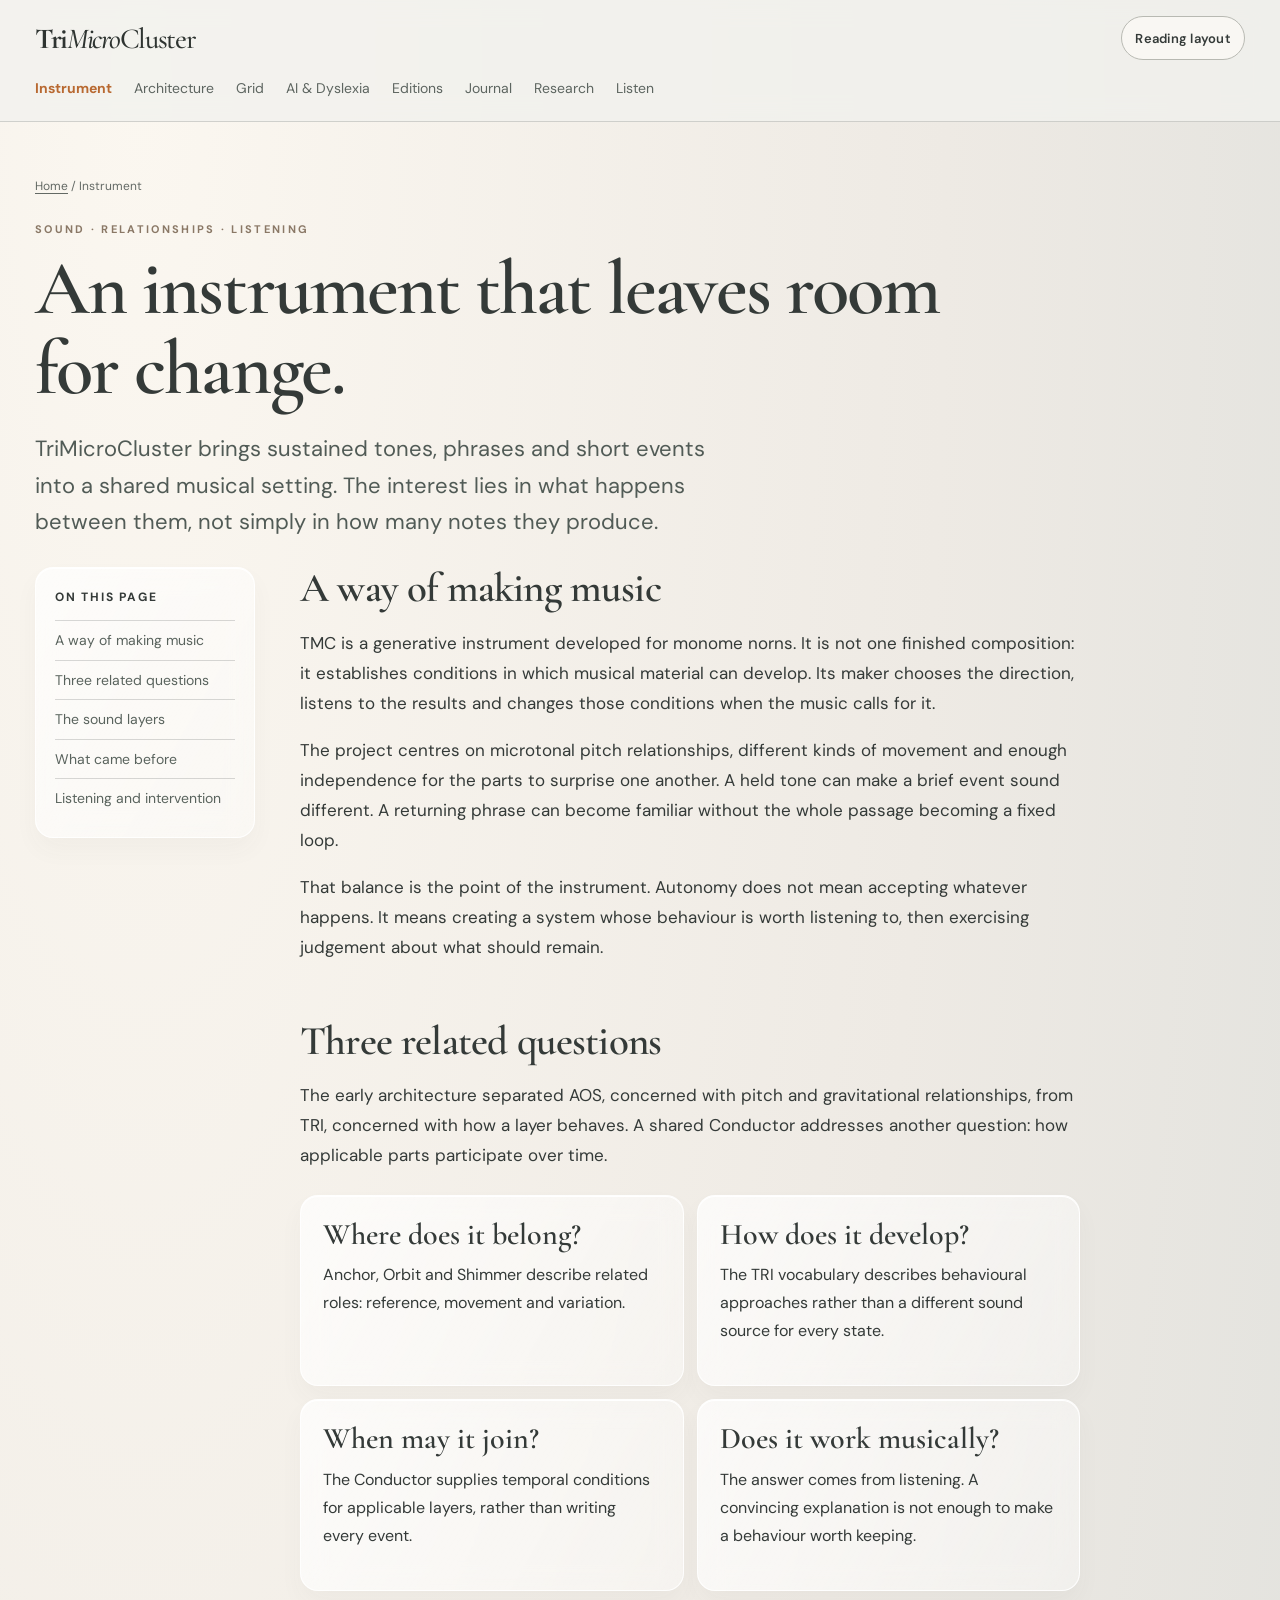
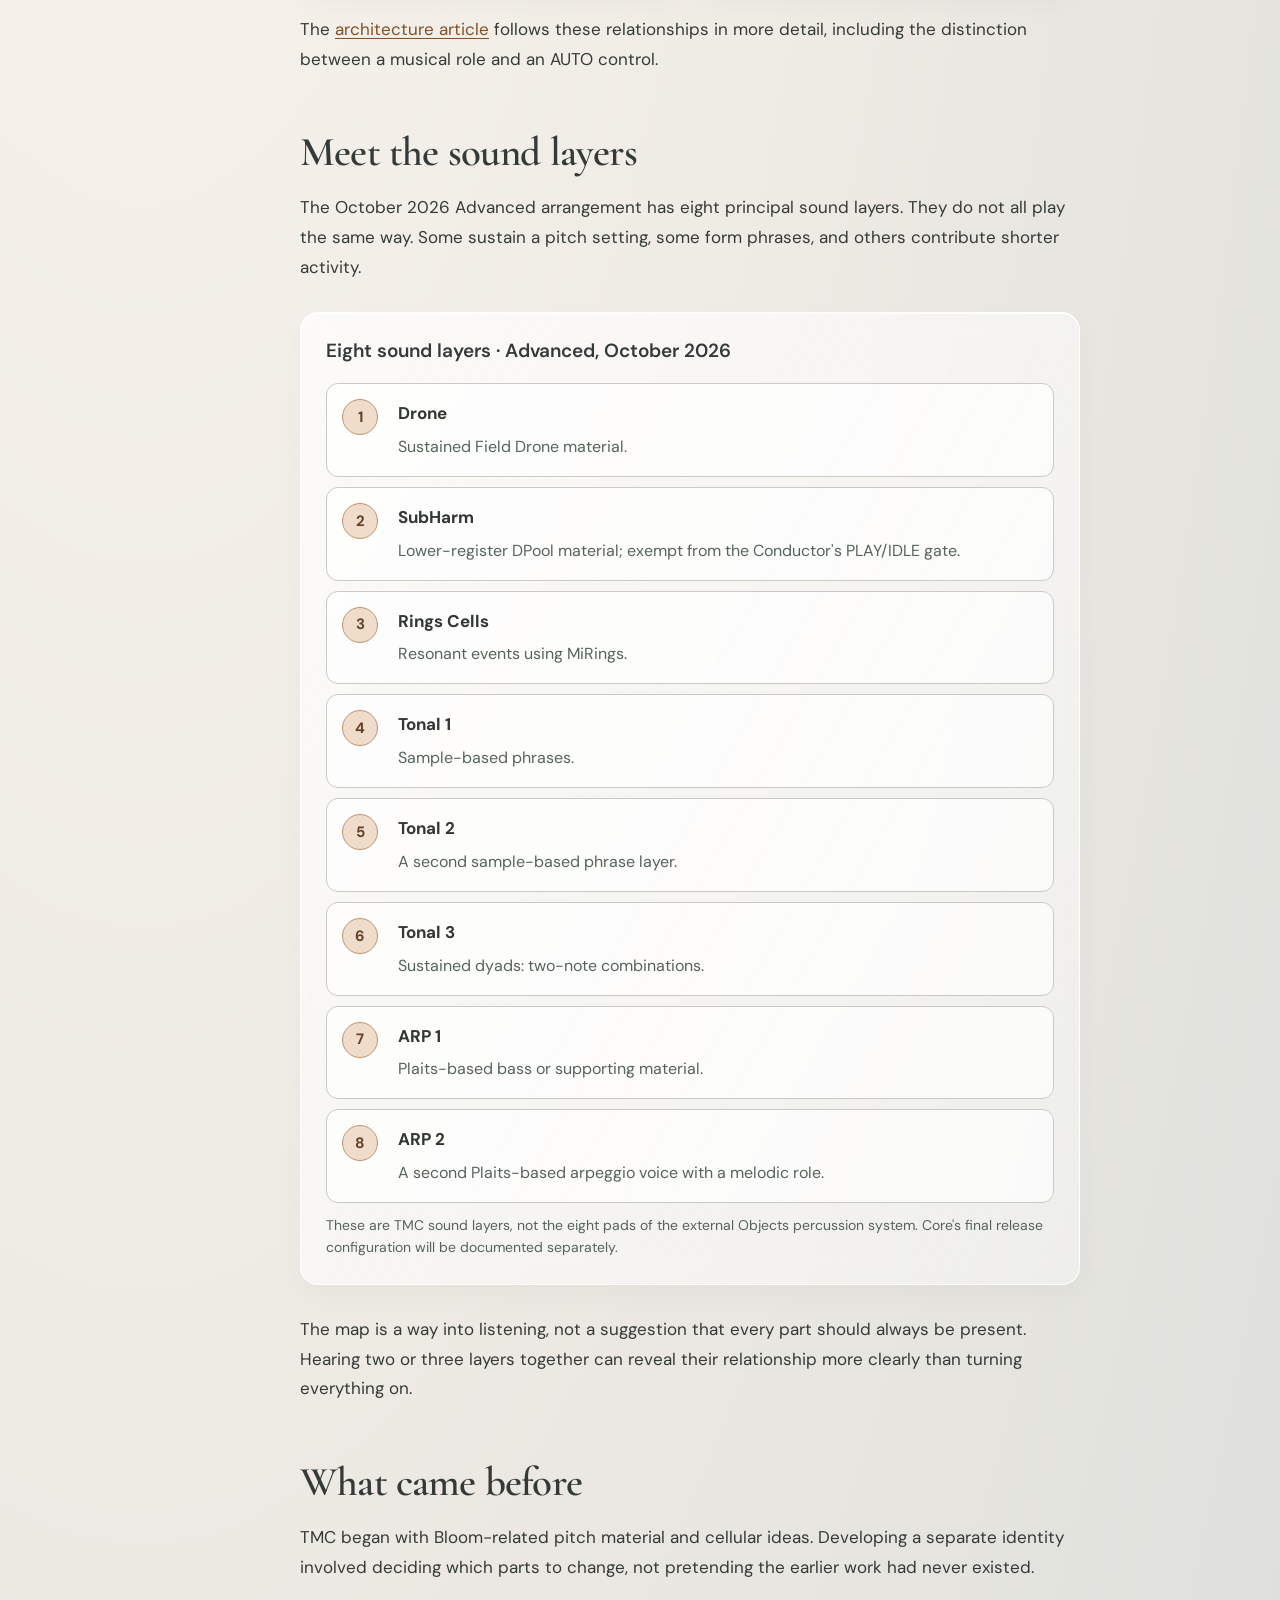
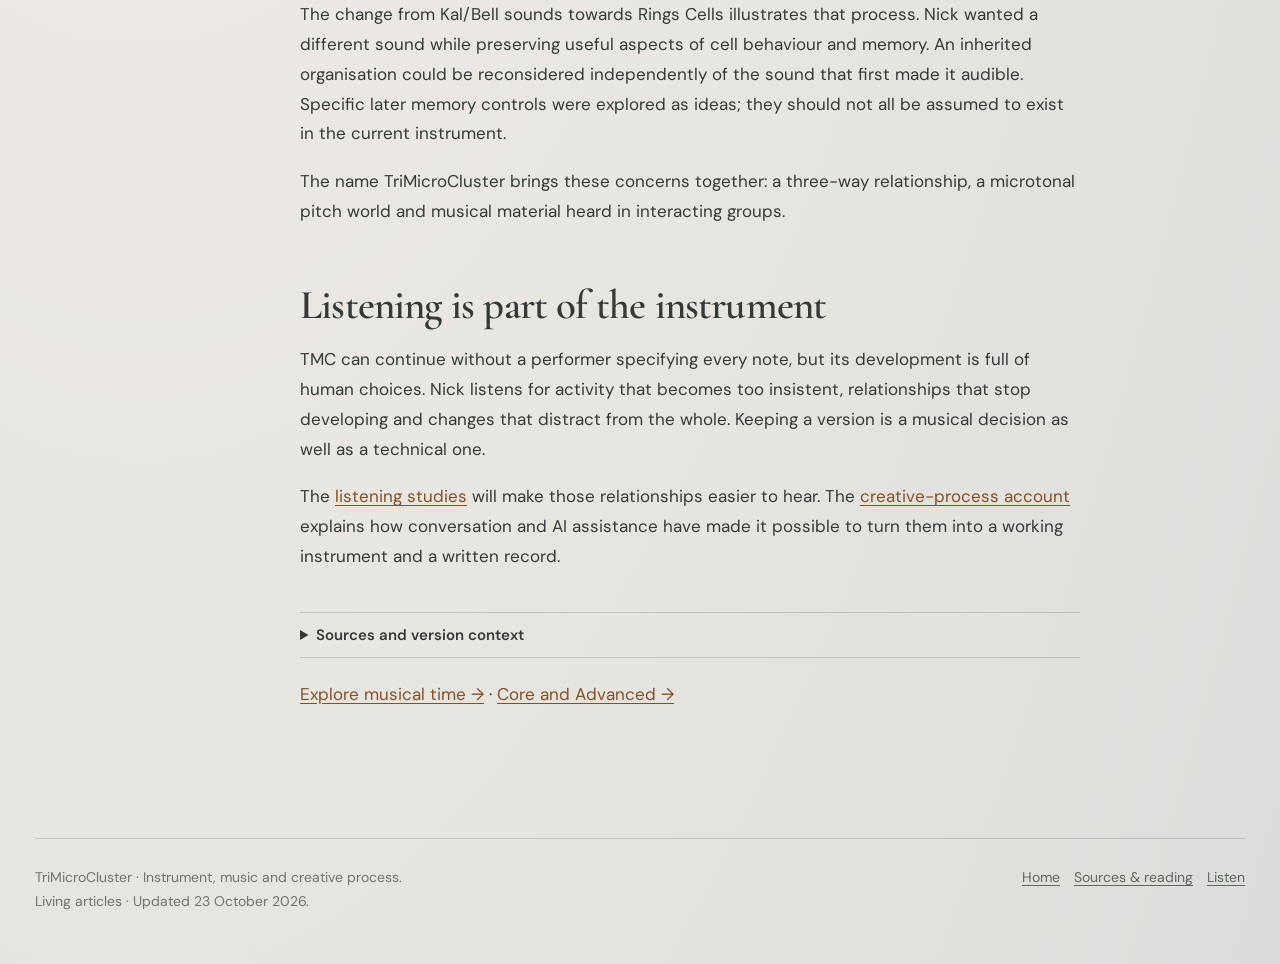
<file: instrument.html>
<!doctype html><html lang="en-GB"><head><meta charset="utf-8"><meta name="viewport" content="width=device-width,initial-scale=1"><meta name="theme-color" content="#e5e3df"><meta name="description" content="Meet the musical layers of TriMicroCluster: a generative instrument shaped by pitch relationships, independent behaviour and listening."><title>The Instrument | TriMicroCluster</title><link rel="stylesheet" href="docs.css"><link rel="stylesheet" href="editorial.css"><link rel="stylesheet" href="layers.css"><script defer src="reader.js"></script></head><body><a class="skip-link" href="#article">Skip to the article</a><header><div class="head frame"><a class="brand" href="index.html"><strong>Tri</strong><i>Micro</i>Cluster</a><button class="read-toggle" data-reading-toggle type="button" aria-pressed="false" hidden>Reading layout</button><nav aria-label="Site navigation"><a href="instrument.html" aria-current="page">Instrument</a><a href="architecture.html">Architecture</a><a href="grid.html">Grid</a><a href="process.html">AI &amp; Dyslexia</a><a href="editions.html">Editions</a><a href="journal.html">Journal</a><a href="research.html">Research</a><a href="listen.html">Listen</a></nav></div></header><main class="frame"><div class="breadcrumbs"><a href="index.html">Home</a> / Instrument</div><section class="hero"><p class="eyebrow">Sound · Relationships · Listening</p><h1>An instrument that leaves room for change.</h1><p class="lede">TriMicroCluster brings sustained tones, phrases and short events into a shared musical setting. The interest lies in what happens between them, not simply in how many notes they produce.</p></section><div class="columns"><aside class="toc glass" aria-label="On this page"><h2>On this page</h2><a href="#identity">A way of making music</a><a href="#relationships">Three related questions</a><a href="#layers">The sound layers</a><a href="#origins">What came before</a><a href="#performer">Listening and intervention</a></aside><article class="prose" id="article"><h2 id="identity">A way of making music</h2><p>TMC is a generative instrument developed for monome norns. It is not one finished composition: it establishes conditions in which musical material can develop. Its maker chooses the direction, listens to the results and changes those conditions when the music calls for it.</p><p>The project centres on microtonal pitch relationships, different kinds of movement and enough independence for the parts to surprise one another. A held tone can make a brief event sound different. A returning phrase can become familiar without the whole passage becoming a fixed loop.</p><p>That balance is the point of the instrument. Autonomy does not mean accepting whatever happens. It means creating a system whose behaviour is worth listening to, then exercising judgement about what should remain.</p><h2 id="relationships">Three related questions</h2><p>The early architecture separated AOS, concerned with pitch and gravitational relationships, from TRI, concerned with how a layer behaves. A shared Conductor addresses another question: how applicable parts participate over time.</p><div class="panels"><section class="panel glass"><h3>Where does it belong?</h3><p>Anchor, Orbit and Shimmer describe related roles: reference, movement and variation.</p></section><section class="panel glass"><h3>How does it develop?</h3><p>The TRI vocabulary describes behavioural approaches rather than a different sound source for every state.</p></section><section class="panel glass"><h3>When may it join?</h3><p>The Conductor supplies temporal conditions for applicable layers, rather than writing every event.</p></section><section class="panel glass"><h3>Does it work musically?</h3><p>The answer comes from listening. A convincing explanation is not enough to make a behaviour worth keeping.</p></section></div><p>The <a href="architecture.html">architecture article</a> follows these relationships in more detail, including the distinction between a musical role and an AUTO control.</p><h2 id="layers">Meet the sound layers</h2><p>The October 2026 Advanced arrangement has eight principal sound layers. They do not all play the same way. Some sustain a pitch setting, some form phrases, and others contribute shorter activity.</p><figure class="figure glass"><h3>Eight sound layers · Advanced, October 2026</h3><ol class="layer-map"><li><span class="number" aria-hidden="true">1</span><div><strong>Drone</strong><span class="description">Sustained Field Drone material.</span></div></li><li><span class="number" aria-hidden="true">2</span><div><strong>SubHarm</strong><span class="description">Lower-register DPool material; exempt from the Conductor's PLAY/IDLE gate.</span></div></li><li><span class="number" aria-hidden="true">3</span><div><strong>Rings Cells</strong><span class="description">Resonant events using MiRings.</span></div></li><li><span class="number" aria-hidden="true">4</span><div><strong>Tonal 1</strong><span class="description">Sample-based phrases.</span></div></li><li><span class="number" aria-hidden="true">5</span><div><strong>Tonal 2</strong><span class="description">A second sample-based phrase layer.</span></div></li><li><span class="number" aria-hidden="true">6</span><div><strong>Tonal 3</strong><span class="description">Sustained dyads: two-note combinations.</span></div></li><li><span class="number" aria-hidden="true">7</span><div><strong>ARP 1</strong><span class="description">Plaits-based bass or supporting material.</span></div></li><li><span class="number" aria-hidden="true">8</span><div><strong>ARP 2</strong><span class="description">A second Plaits-based arpeggio voice with a melodic role.</span></div></li></ol><figcaption>These are TMC sound layers, not the eight pads of the external Objects percussion system. Core's final release configuration will be documented separately.</figcaption></figure><p>The map is a way into listening, not a suggestion that every part should always be present. Hearing two or three layers together can reveal their relationship more clearly than turning everything on.</p><h2 id="origins">What came before</h2><p>TMC began with Bloom-related pitch material and cellular ideas. Developing a separate identity involved deciding which parts to change, not pretending the earlier work had never existed.</p><p>The change from Kal/Bell sounds towards Rings Cells illustrates that process. Nick wanted a different sound while preserving useful aspects of cell behaviour and memory. An inherited organisation could be reconsidered independently of the sound that first made it audible. Specific later memory controls were explored as ideas; they should not all be assumed to exist in the current instrument.</p><p>The name TriMicroCluster brings these concerns together: a three-way relationship, a microtonal pitch world and musical material heard in interacting groups.</p><h2 id="performer">Listening is part of the instrument</h2><p>TMC can continue without a performer specifying every note, but its development is full of human choices. Nick listens for activity that becomes too insistent, relationships that stop developing and changes that distract from the whole. Keeping a version is a musical decision as well as a technical one.</p><p>The <a href="listen.html">listening studies</a> will make those relationships easier to hear. The <a href="process.html">creative-process account</a> explains how conversation and AI assistance have made it possible to turn them into a working instrument and a written record.</p><details class="source-notes"><summary>Sources and version context</summary><p>The AOS/TRI distinction comes from the August architecture record. The Kal/Bell replacement and preservation of cell behaviour were discussed on 14 August; the role of MIDI channel 3 in Rings playback was reaffirmed on 17 August. The eight-layer map reflects the later October Advanced documentation, rather than a claim that all earlier versions had the same arrangement.</p><p>The underlying script and engine model is explained in <a href="https://monome.org/docs/norns/">monome's official norns documentation</a>. Public Core compatibility and its dependency credits remain release preparation work.</p></details><p class="next-reading"><a href="architecture.html">Explore musical time →</a> · <a href="editions.html">Core and Advanced →</a></p></article></div></main><footer class="footer frame"><div>TriMicroCluster · Instrument, music and creative process.<br>Living articles · Updated 23 October 2026.</div><div><a href="index.html">Home</a><a href="research.html">Sources &amp; reading</a><a href="listen.html">Listen</a></div></footer></body></html>
</file>
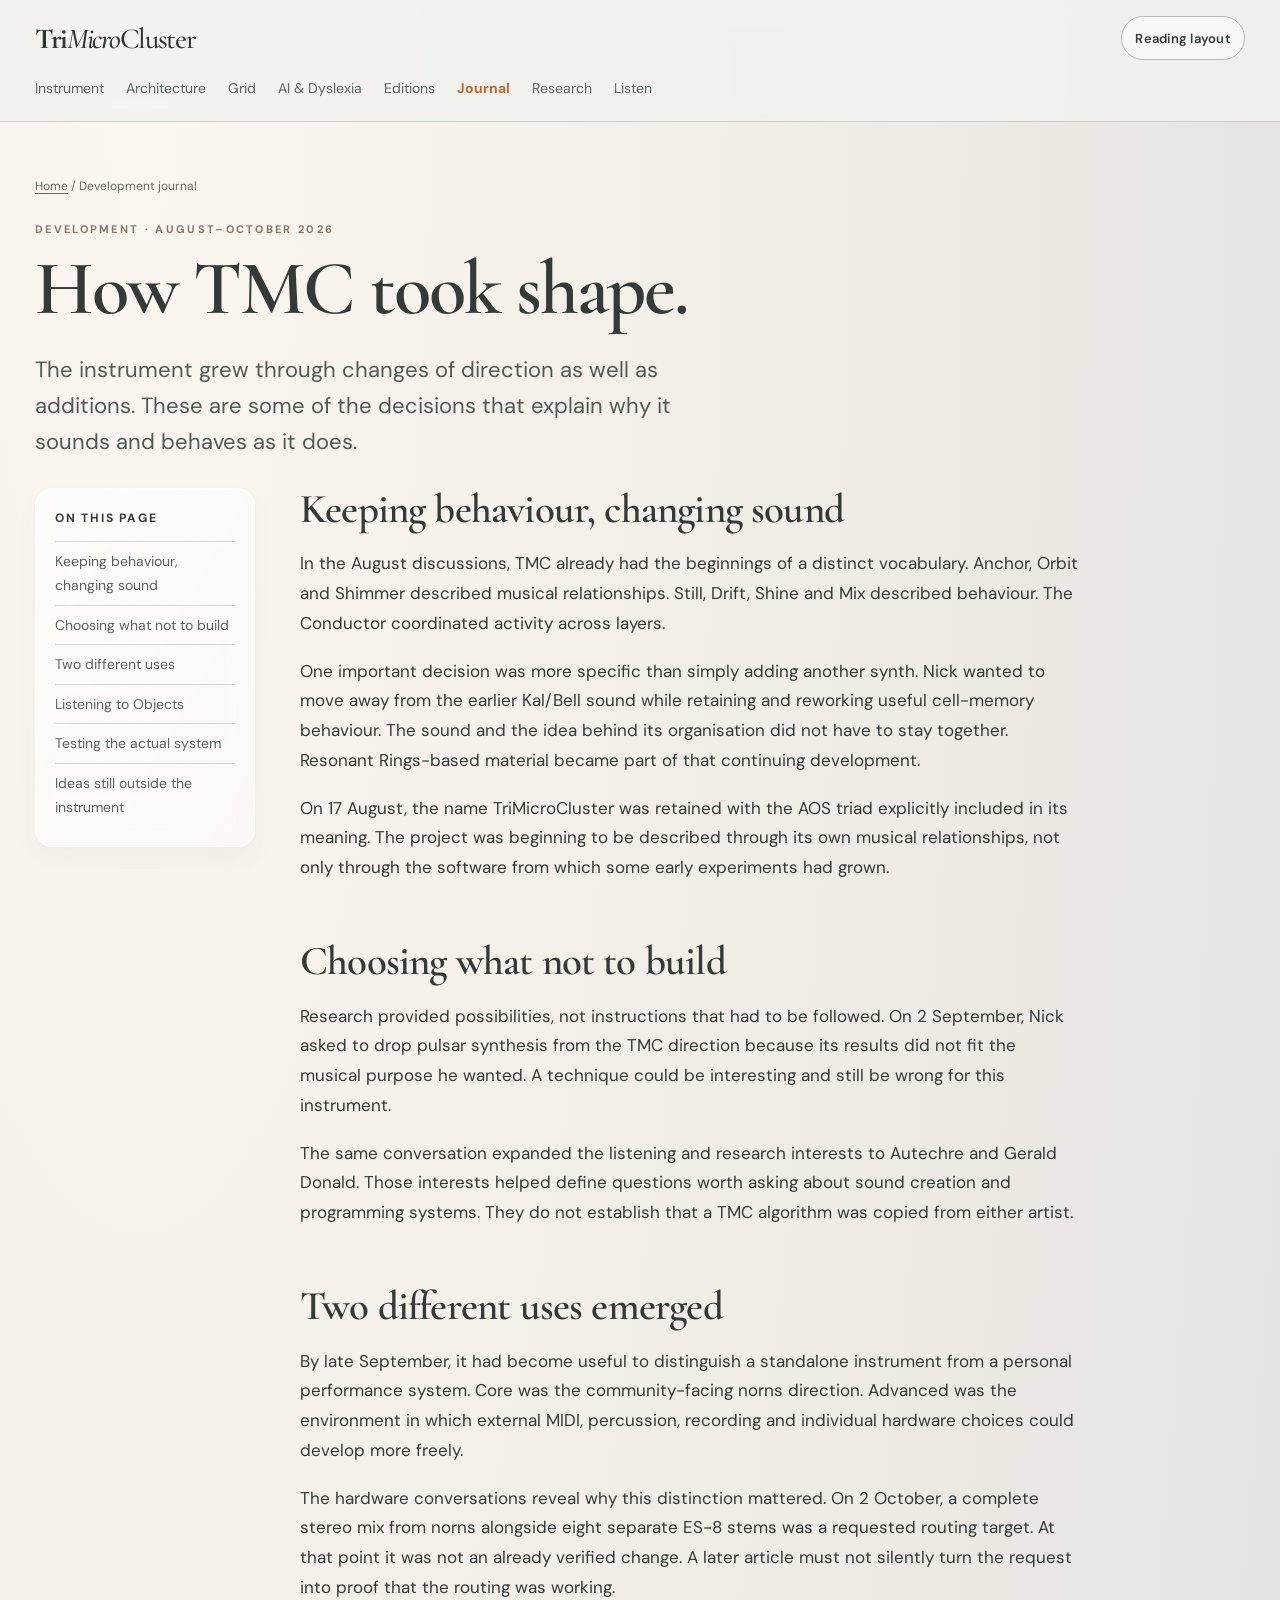
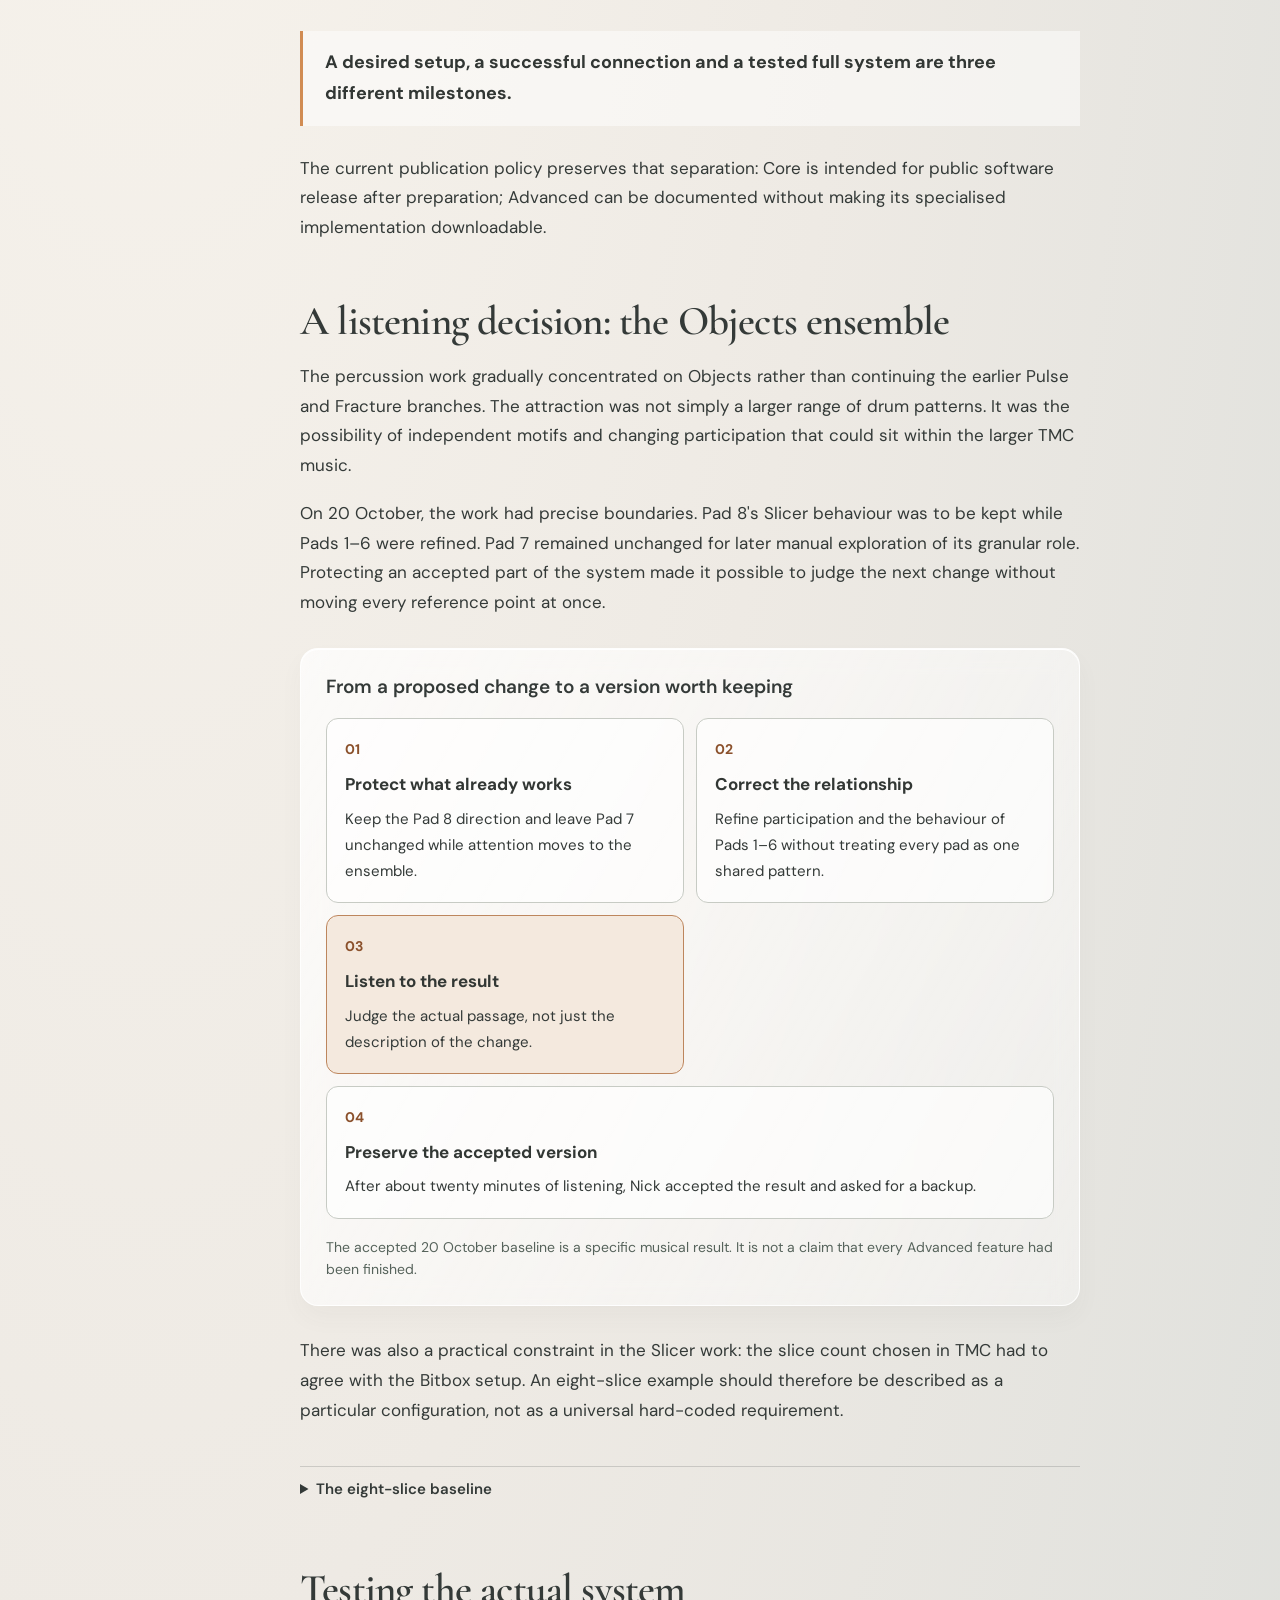
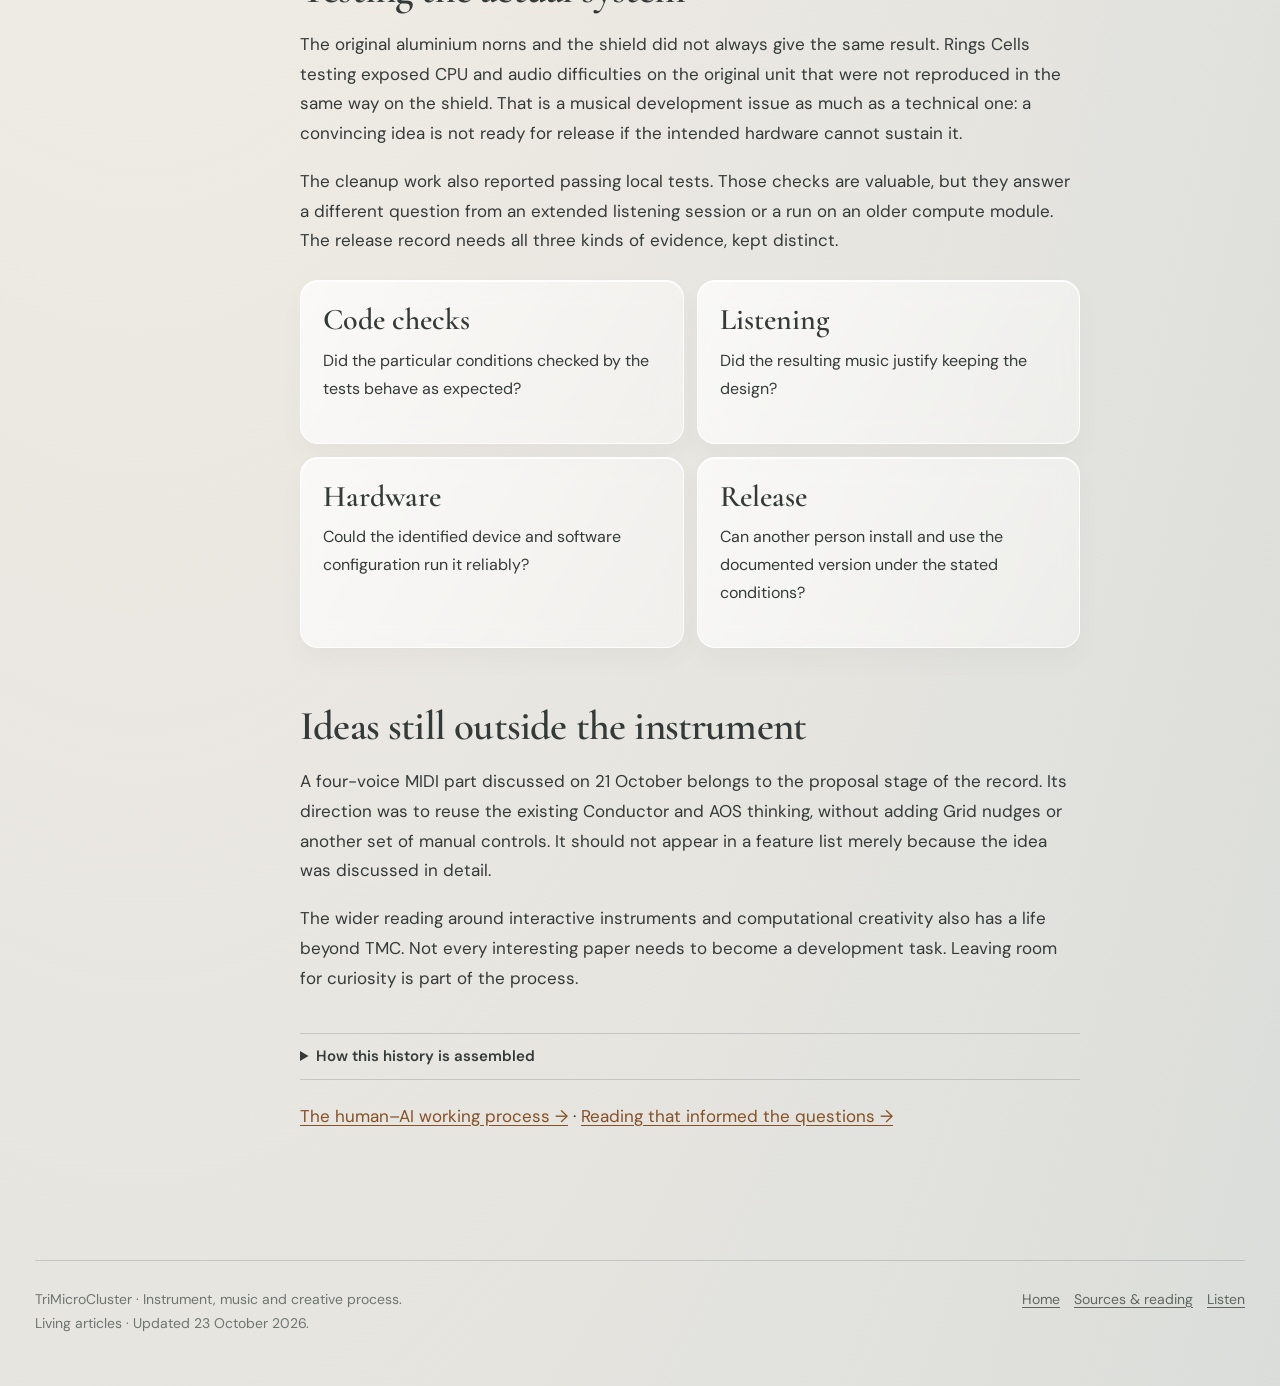
<file: journal.html>
<!doctype html>
<html lang="en-GB"><head><meta charset="utf-8"><meta name="viewport" content="width=device-width,initial-scale=1"><meta name="theme-color" content="#e5e3df"><meta name="description" content="The decisions behind TriMicroCluster: changing sounds, choosing a percussion direction, testing hardware and preserving accepted versions."><title>How TriMicroCluster Took Shape | Development Journal</title><link rel="stylesheet" href="docs.css"><link rel="stylesheet" href="editorial.css"><script defer src="reader.js"></script></head><body><a class="skip-link" href="#article">Skip to the article</a><header><div class="head frame"><a class="brand" href="index.html"><strong>Tri</strong><i>Micro</i>Cluster</a><button class="read-toggle" data-reading-toggle type="button" aria-pressed="false" hidden>Reading layout</button><nav aria-label="Site navigation"><a href="instrument.html">Instrument</a><a href="architecture.html">Architecture</a><a href="grid.html">Grid</a><a href="process.html">AI &amp; Dyslexia</a><a href="editions.html">Editions</a><a href="journal.html" aria-current="page">Journal</a><a href="research.html">Research</a><a href="listen.html">Listen</a></nav></div></header><main class="frame"><div class="breadcrumbs"><a href="index.html">Home</a> / Development journal</div><section class="hero"><p class="eyebrow">Development · August–October 2026</p><h1>How TMC took shape.</h1><p class="lede">The instrument grew through changes of direction as well as additions. These are some of the decisions that explain why it sounds and behaves as it does.</p></section><div class="columns"><aside class="toc glass" aria-label="On this page"><h2>On this page</h2><a href="#identity">Keeping behaviour, changing sound</a><a href="#research">Choosing what not to build</a><a href="#editions">Two different uses</a><a href="#objects">Listening to Objects</a><a href="#hardware">Testing the actual system</a><a href="#next">Ideas still outside the instrument</a></aside><article class="prose" id="article"><h2 id="identity">Keeping behaviour, changing sound</h2><p>In the August discussions, TMC already had the beginnings of a distinct vocabulary. Anchor, Orbit and Shimmer described musical relationships. Still, Drift, Shine and Mix described behaviour. The Conductor coordinated activity across layers.</p><p>One important decision was more specific than simply adding another synth. Nick wanted to move away from the earlier Kal/Bell sound while retaining and reworking useful cell-memory behaviour. The sound and the idea behind its organisation did not have to stay together. Resonant Rings-based material became part of that continuing development.</p><p>On 17 August, the name TriMicroCluster was retained with the AOS triad explicitly included in its meaning. The project was beginning to be described through its own musical relationships, not only through the software from which some early experiments had grown.</p><h2 id="research">Choosing what not to build</h2><p>Research provided possibilities, not instructions that had to be followed. On 2 September, Nick asked to drop pulsar synthesis from the TMC direction because its results did not fit the musical purpose he wanted. A technique could be interesting and still be wrong for this instrument.</p><p>The same conversation expanded the listening and research interests to Autechre and Gerald Donald. Those interests helped define questions worth asking about sound creation and programming systems. They do not establish that a TMC algorithm was copied from either artist.</p><h2 id="editions">Two different uses emerged</h2><p>By late September, it had become useful to distinguish a standalone instrument from a personal performance system. Core was the community-facing norns direction. Advanced was the environment in which external MIDI, percussion, recording and individual hardware choices could develop more freely.</p><p>The hardware conversations reveal why this distinction mattered. On 2 October, a complete stereo mix from norns alongside eight separate ES-8 stems was a requested routing target. At that point it was not an already verified change. A later article must not silently turn the request into proof that the routing was working.</p><div class="takeaway"><p><strong>A desired setup, a successful connection and a tested full system are three different milestones.</strong></p></div><p>The current publication policy preserves that separation: Core is intended for public software release after preparation; Advanced can be documented without making its specialised implementation downloadable.</p><h2 id="objects">A listening decision: the Objects ensemble</h2><p>The percussion work gradually concentrated on Objects rather than continuing the earlier Pulse and Fracture branches. The attraction was not simply a larger range of drum patterns. It was the possibility of independent motifs and changing participation that could sit within the larger TMC music.</p><p>On 20 October, the work had precise boundaries. Pad 8's Slicer behaviour was to be kept while Pads 1–6 were refined. Pad 7 remained unchanged for later manual exploration of its granular role. Protecting an accepted part of the system made it possible to judge the next change without moving every reference point at once.</p><figure class="figure glass"><h3>From a proposed change to a version worth keeping</h3><ol class="process-track"><li><strong>Protect what already works</strong><span>Keep the Pad 8 direction and leave Pad 7 unchanged while attention moves to the ensemble.</span></li><li><strong>Correct the relationship</strong><span>Refine participation and the behaviour of Pads 1–6 without treating every pad as one shared pattern.</span></li><li class="human"><strong>Listen to the result</strong><span>Judge the actual passage, not just the description of the change.</span></li><li><strong>Preserve the accepted version</strong><span>After about twenty minutes of listening, Nick accepted the result and asked for a backup.</span></li></ol><figcaption>The accepted 20 October baseline is a specific musical result. It is not a claim that every Advanced feature had been finished.</figcaption></figure><p>There was also a practical constraint in the Slicer work: the slice count chosen in TMC had to agree with the Bitbox setup. An eight-slice example should therefore be described as a particular configuration, not as a universal hard-coded requirement.</p><details class="source-notes"><summary>The eight-slice baseline</summary><p>The retained October baseline was documented with eight slices and the six-event sequence 1, 5, 3, 6, 5, 8. Those settings describe that listening example. They are not a statement of Bitbox factory behaviour, a guarantee of the latest code, or a required setting for every future sample.</p></details><h2 id="hardware">Testing the actual system</h2><p>The original aluminium norns and the shield did not always give the same result. Rings Cells testing exposed CPU and audio difficulties on the original unit that were not reproduced in the same way on the shield. That is a musical development issue as much as a technical one: a convincing idea is not ready for release if the intended hardware cannot sustain it.</p><p>The cleanup work also reported passing local tests. Those checks are valuable, but they answer a different question from an extended listening session or a run on an older compute module. The release record needs all three kinds of evidence, kept distinct.</p><div class="panels"><section class="panel glass"><h3>Code checks</h3><p>Did the particular conditions checked by the tests behave as expected?</p></section><section class="panel glass"><h3>Listening</h3><p>Did the resulting music justify keeping the design?</p></section><section class="panel glass"><h3>Hardware</h3><p>Could the identified device and software configuration run it reliably?</p></section><section class="panel glass"><h3>Release</h3><p>Can another person install and use the documented version under the stated conditions?</p></section></div><h2 id="next">Ideas still outside the instrument</h2><p>A four-voice MIDI part discussed on 21 October belongs to the proposal stage of the record. Its direction was to reuse the existing Conductor and AOS thinking, without adding Grid nudges or another set of manual controls. It should not appear in a feature list merely because the idea was discussed in detail.</p><p>The wider reading around interactive instruments and computational creativity also has a life beyond TMC. Not every interesting paper needs to become a development task. Leaving room for curiosity is part of the process.</p><details class="source-notes"><summary>How this history is assembled</summary><p>This article is based on selected August–October development conversations, including the early architecture, naming, research, routing and 20 October acceptance records. It is an editorial history, not a complete chat transcript or a release changelog. Exact claims about a particular implementation still need the corresponding code or test record.</p><p>The source set includes music and hardware conversations as well as the main TMC discussion. Decisions are dated where the recovered record is specific; broader changes are described as periods rather than assigned an invented day.</p></details><p class="next-reading"><a href="process.html">The human–AI working process →</a> · <a href="research.html">Reading that informed the questions →</a></p></article></div></main><footer class="footer frame"><div>TriMicroCluster · Instrument, music and creative process.<br>Living articles · Updated 23 October 2026.</div><div><a href="index.html">Home</a><a href="research.html">Sources &amp; reading</a><a href="listen.html">Listen</a></div></footer></body></html>
</file>
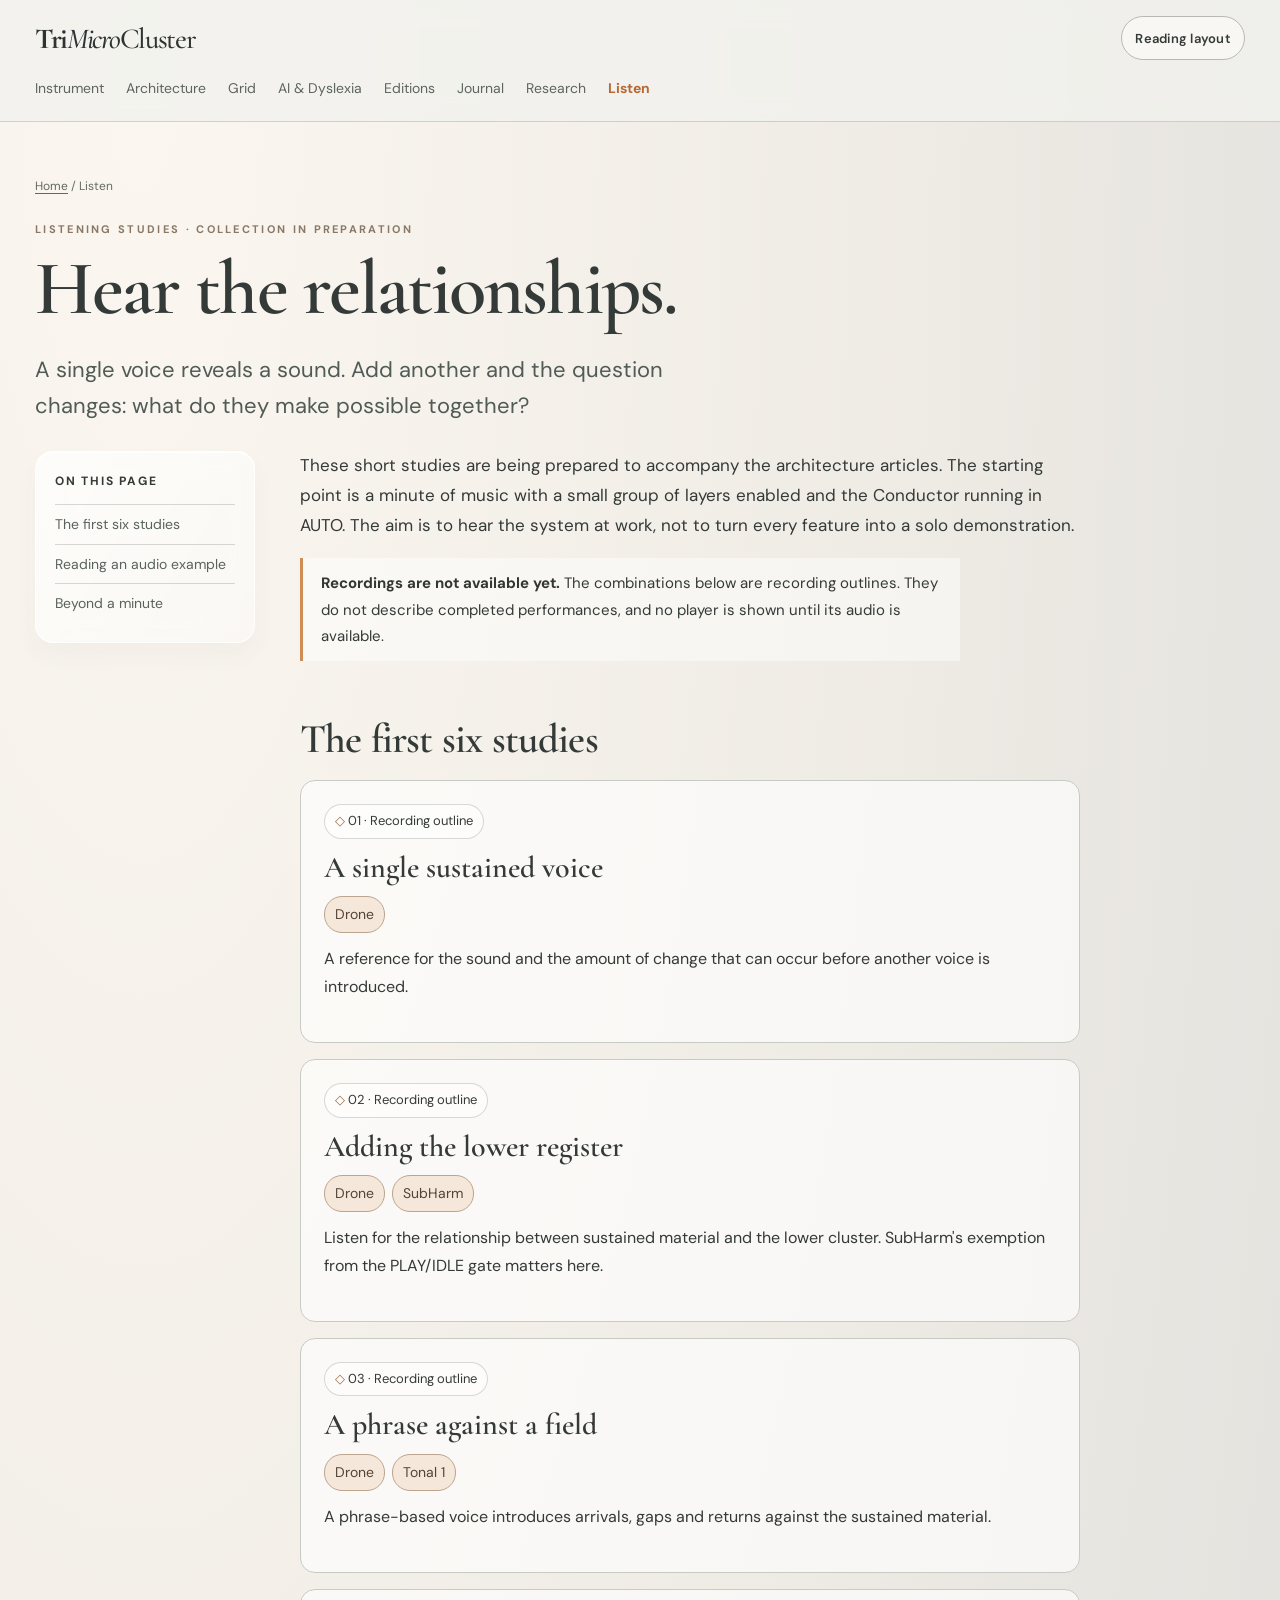
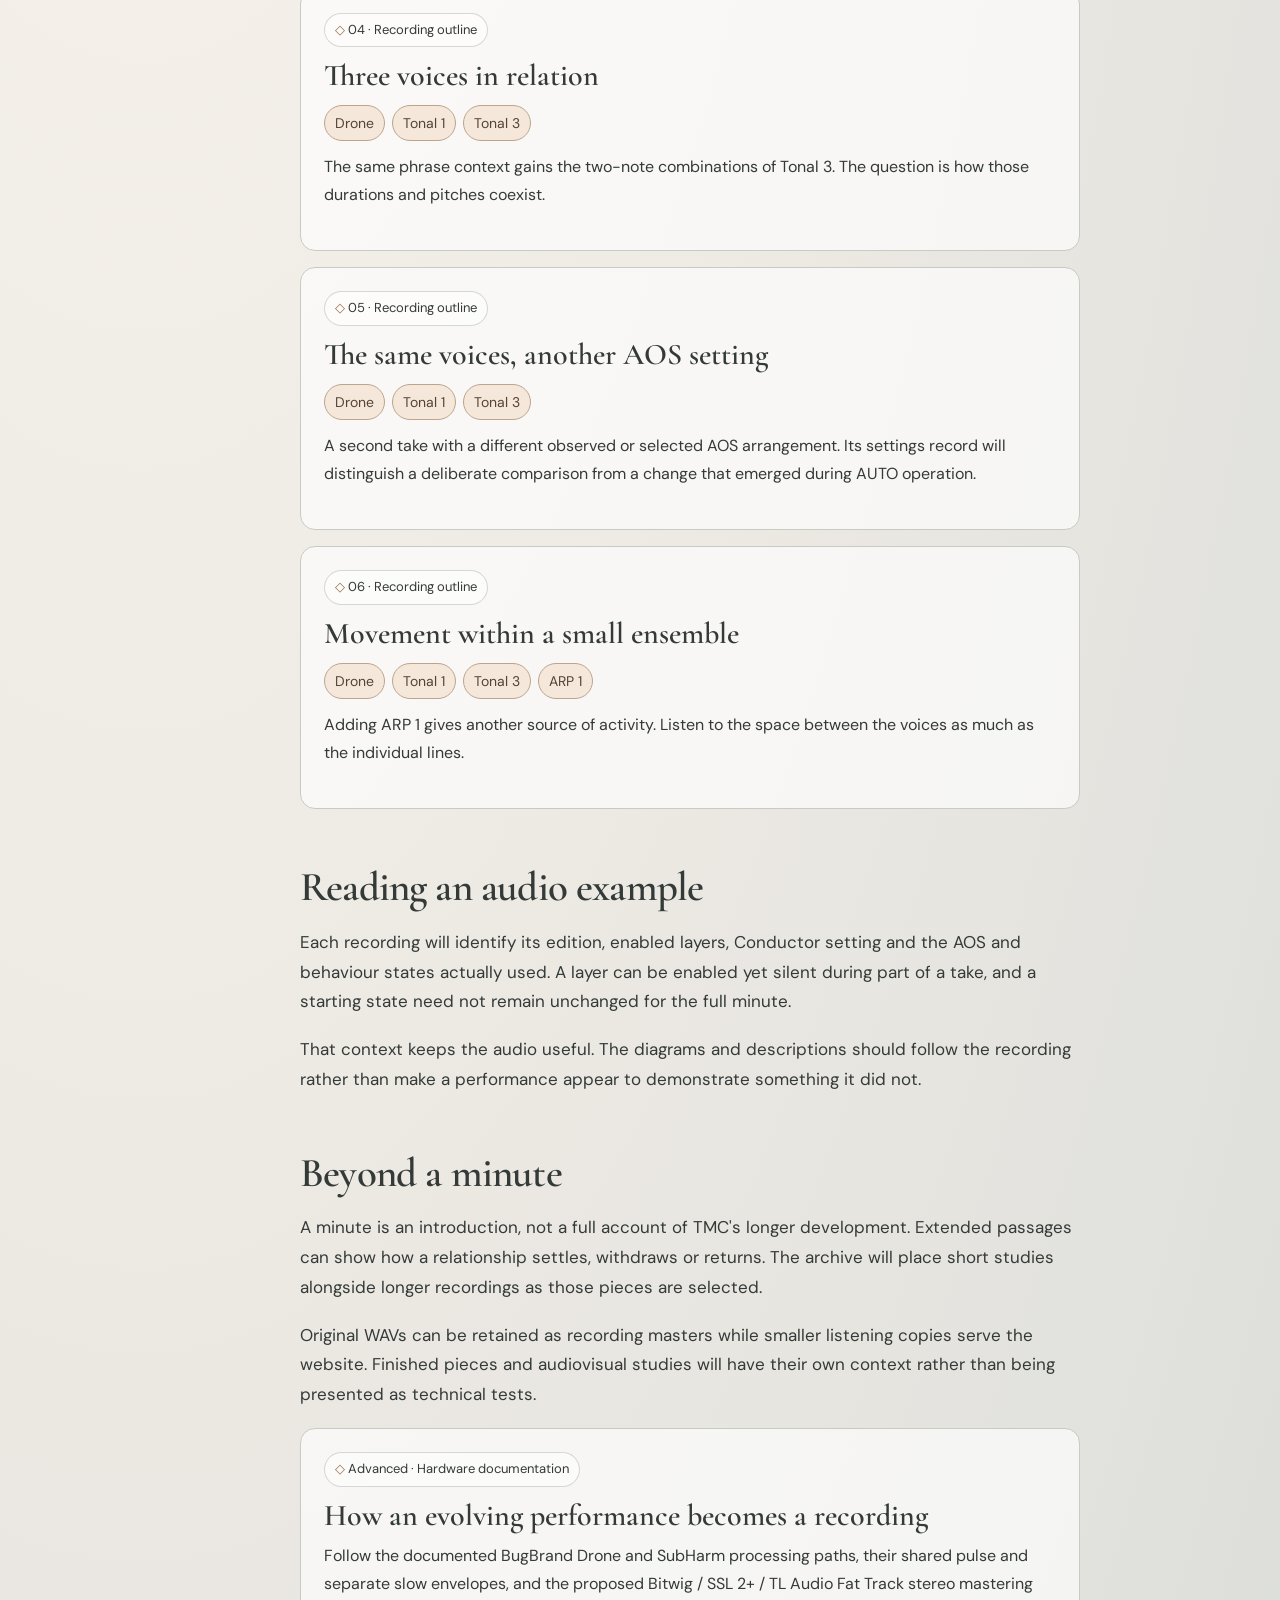
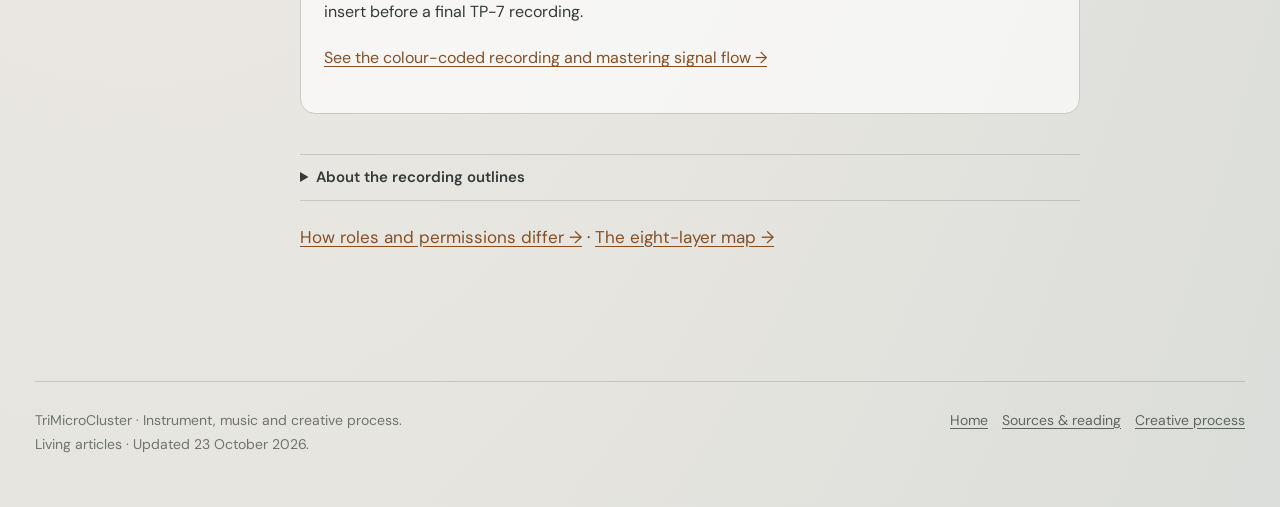
<file: listen.html>
<!doctype html><html lang="en-GB"><head><meta charset="utf-8"><meta name="viewport" content="width=device-width,initial-scale=1"><meta name="theme-color" content="#e5e3df"><meta name="description" content="Short listening studies being prepared for TriMicroCluster: a single voice, added layers and changing AOS relationships."><title>Listening Studies | TriMicroCluster</title><link rel="stylesheet" href="docs.css"><link rel="stylesheet" href="editorial.css"><link rel="stylesheet" href="layers.css"><script defer src="reader.js"></script></head><body><a class="skip-link" href="#article">Skip to the article</a><header><div class="head frame"><a class="brand" href="index.html"><strong>Tri</strong><i>Micro</i>Cluster</a><button class="read-toggle" data-reading-toggle type="button" aria-pressed="false" hidden>Reading layout</button><nav aria-label="Site navigation"><a href="instrument.html">Instrument</a><a href="architecture.html">Architecture</a><a href="grid.html">Grid</a><a href="process.html">AI &amp; Dyslexia</a><a href="editions.html">Editions</a><a href="journal.html">Journal</a><a href="research.html">Research</a><a href="listen.html" aria-current="page">Listen</a></nav></div></header><main class="frame"><div class="breadcrumbs"><a href="index.html">Home</a> / Listen</div><section class="hero"><p class="eyebrow">Listening studies · Collection in preparation</p><h1>Hear the relationships.</h1><p class="lede">A single voice reveals a sound. Add another and the question changes: what do they make possible together?</p></section><div class="columns"><aside class="toc glass" aria-label="On this page"><h2>On this page</h2><a href="#studies">The first six studies</a><a href="#context">Reading an audio example</a><a href="#longer">Beyond a minute</a></aside><article class="prose" id="article"><p>These short studies are being prepared to accompany the architecture articles. The starting point is a minute of music with a small group of layers enabled and the Conductor running in AUTO. The aim is to hear the system at work, not to turn every feature into a solo demonstration.</p><p class="record-status"><strong>Recordings are not available yet.</strong> The combinations below are recording outlines. They do not describe completed performances, and no player is shown until its audio is available.</p><h2 id="studies">The first six studies</h2><section class="study-card"><span class="status proposed">01 · Recording outline</span><h3>A single sustained voice</h3><div class="layer-tags" aria-label="Enabled layers"><span>Drone</span></div><p>A reference for the sound and the amount of change that can occur before another voice is introduced.</p></section><section class="study-card"><span class="status proposed">02 · Recording outline</span><h3>Adding the lower register</h3><div class="layer-tags" aria-label="Enabled layers"><span>Drone</span><span>SubHarm</span></div><p>Listen for the relationship between sustained material and the lower cluster. SubHarm's exemption from the PLAY/IDLE gate matters here.</p></section><section class="study-card"><span class="status proposed">03 · Recording outline</span><h3>A phrase against a field</h3><div class="layer-tags" aria-label="Enabled layers"><span>Drone</span><span>Tonal 1</span></div><p>A phrase-based voice introduces arrivals, gaps and returns against the sustained material.</p></section><section class="study-card"><span class="status proposed">04 · Recording outline</span><h3>Three voices in relation</h3><div class="layer-tags" aria-label="Enabled layers"><span>Drone</span><span>Tonal 1</span><span>Tonal 3</span></div><p>The same phrase context gains the two-note combinations of Tonal 3. The question is how those durations and pitches coexist.</p></section><section class="study-card"><span class="status proposed">05 · Recording outline</span><h3>The same voices, another AOS setting</h3><div class="layer-tags" aria-label="Enabled layers"><span>Drone</span><span>Tonal 1</span><span>Tonal 3</span></div><p>A second take with a different observed or selected AOS arrangement. Its settings record will distinguish a deliberate comparison from a change that emerged during AUTO operation.</p></section><section class="study-card"><span class="status proposed">06 · Recording outline</span><h3>Movement within a small ensemble</h3><div class="layer-tags" aria-label="Enabled layers"><span>Drone</span><span>Tonal 1</span><span>Tonal 3</span><span>ARP 1</span></div><p>Adding ARP 1 gives another source of activity. Listen to the space between the voices as much as the individual lines.</p></section><h2 id="context">Reading an audio example</h2><p>Each recording will identify its edition, enabled layers, Conductor setting and the AOS and behaviour states actually used. A layer can be enabled yet silent during part of a take, and a starting state need not remain unchanged for the full minute.</p><p>That context keeps the audio useful. The diagrams and descriptions should follow the recording rather than make a performance appear to demonstrate something it did not.</p><h2 id="longer">Beyond a minute</h2><p>A minute is an introduction, not a full account of TMC's longer development. Extended passages can show how a relationship settles, withdraws or returns. The archive will place short studies alongside longer recordings as those pieces are selected.</p><p>Original WAVs can be retained as recording masters while smaller listening copies serve the website. Finished pieces and audiovisual studies will have their own context rather than being presented as technical tests.</p><section class="study-card"><span class="status proposed">Advanced · Hardware documentation</span><h3>How an evolving performance becomes a recording</h3><p>Follow the documented BugBrand Drone and SubHarm processing paths, their shared pulse and separate slow envelopes, and the proposed Bitwig / SSL 2+ / TL Audio Fat Track stereo mastering insert before a final TP-7 recording.</p><p><a href="recording.html">See the colour-coded recording and mastering signal flow →</a></p></section><details class="source-notes"><summary>About the recording outlines</summary><p>These are proposed recording combinations developed from Nick's idea for one-minute WAV examples with the Conductor in AUTO. They are not historical evidence or an instruction to change the instrument's implementation. No fixed layer-to-AOS assignments or audible outcomes are claimed before a take has been heard.</p></details><p class="next-reading"><a href="architecture.html">How roles and permissions differ →</a> · <a href="instrument.html#layers">The eight-layer map →</a></p></article></div></main><footer class="footer frame"><div>TriMicroCluster · Instrument, music and creative process.<br>Living articles · Updated 23 October 2026.</div><div><a href="index.html">Home</a><a href="research.html">Sources &amp; reading</a><a href="process.html">Creative process</a></div></footer></body></html>
</file>
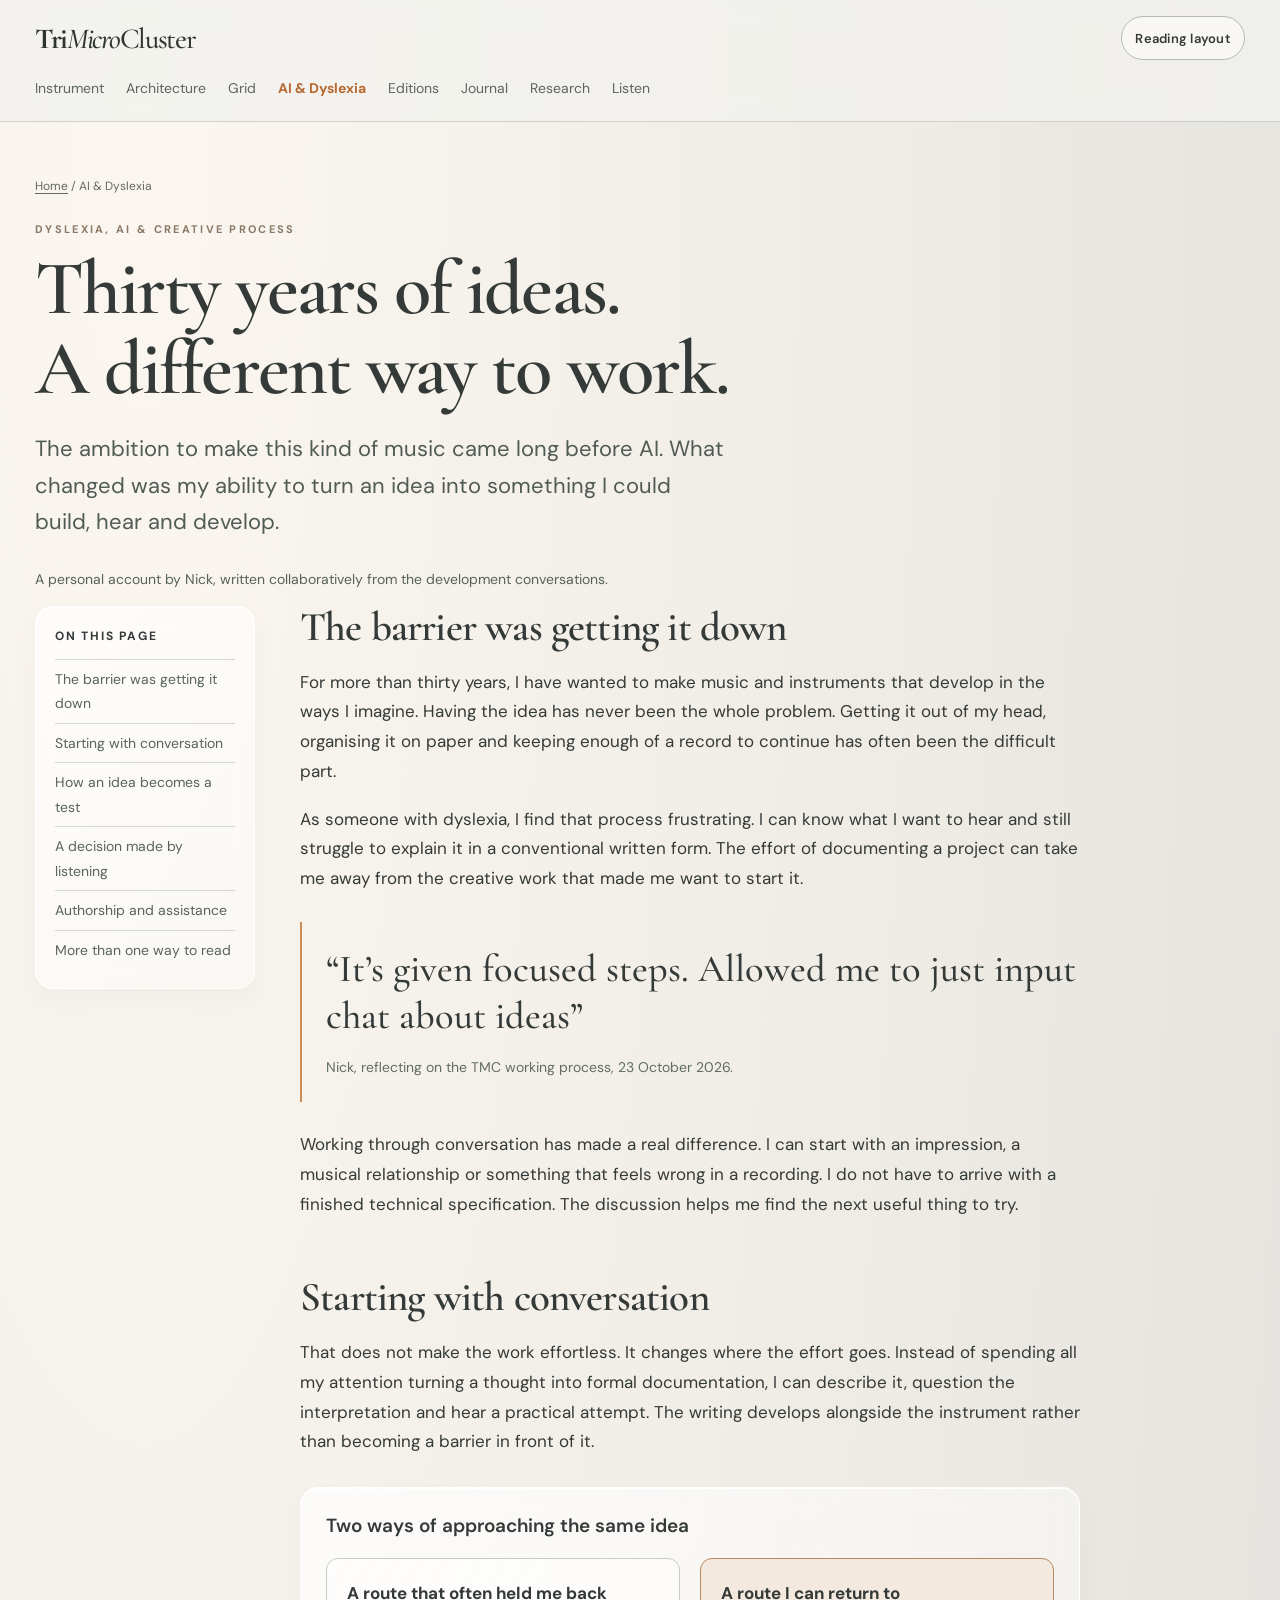
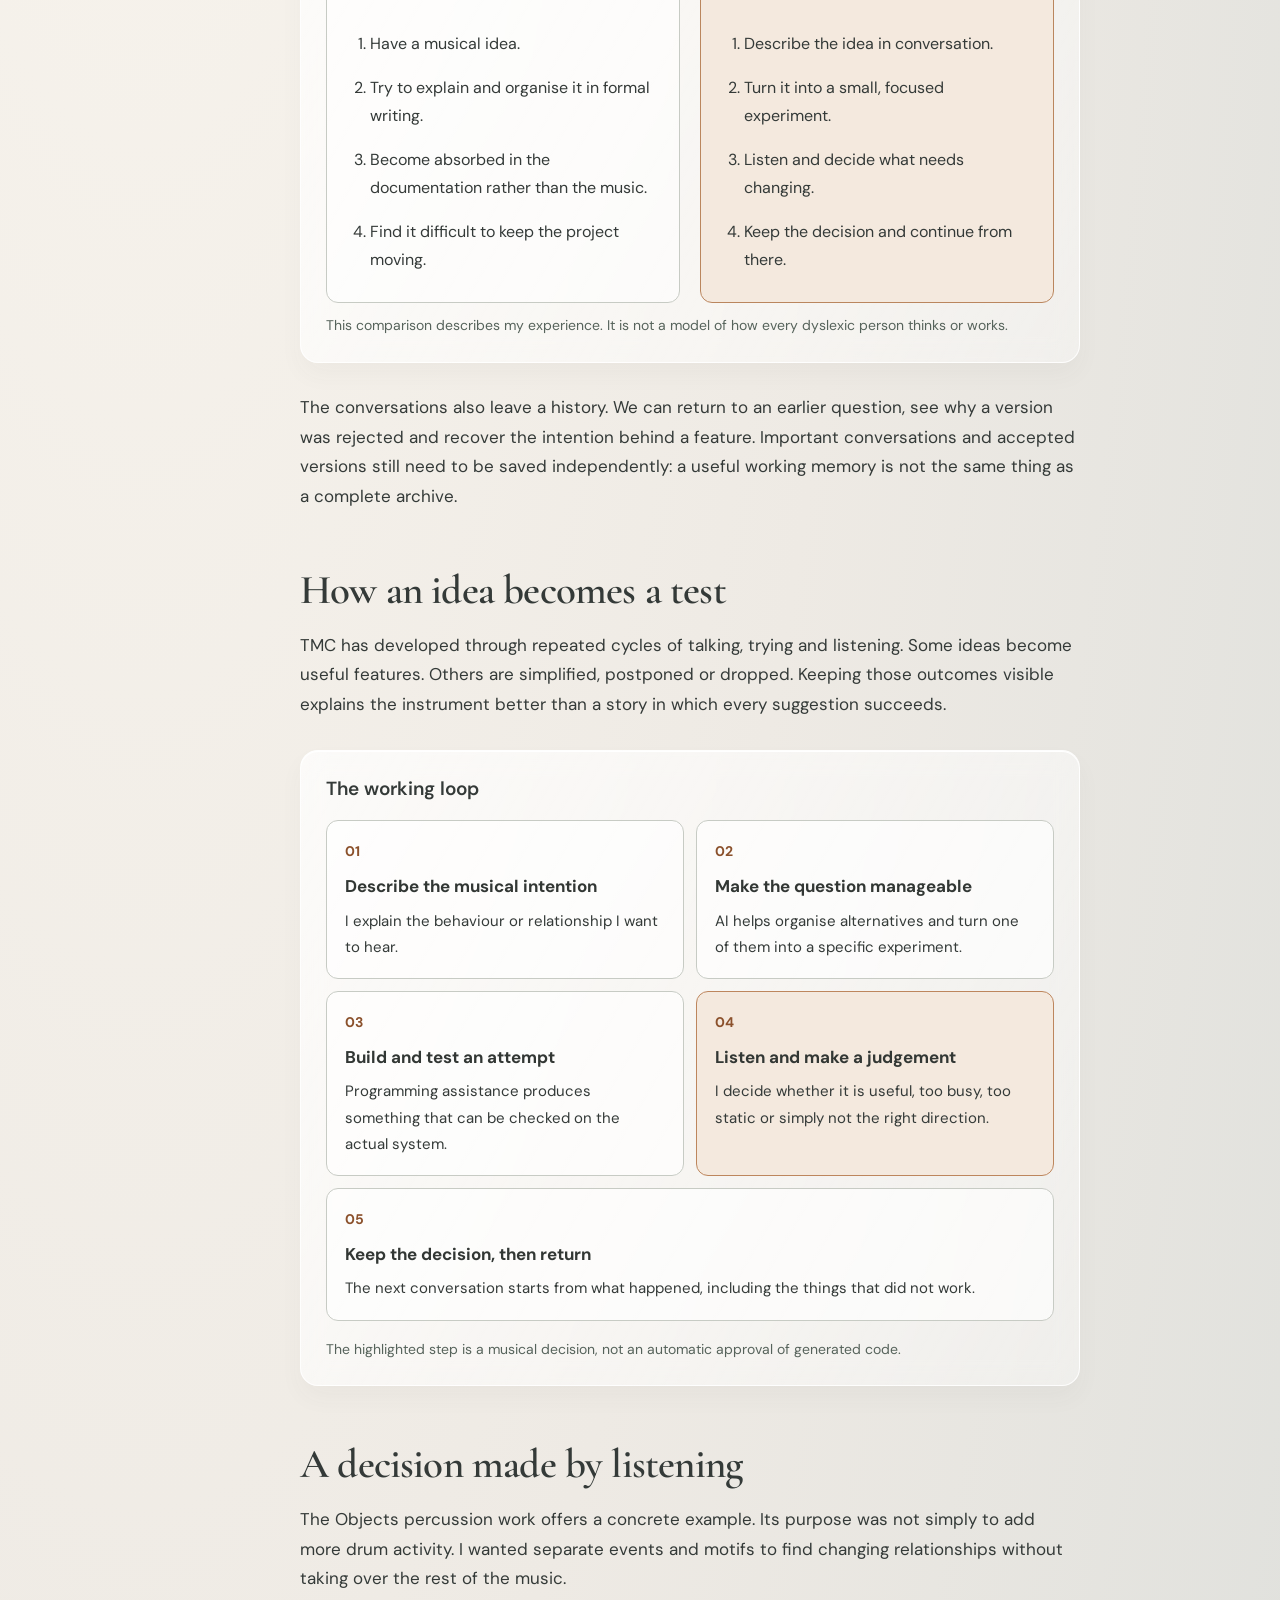
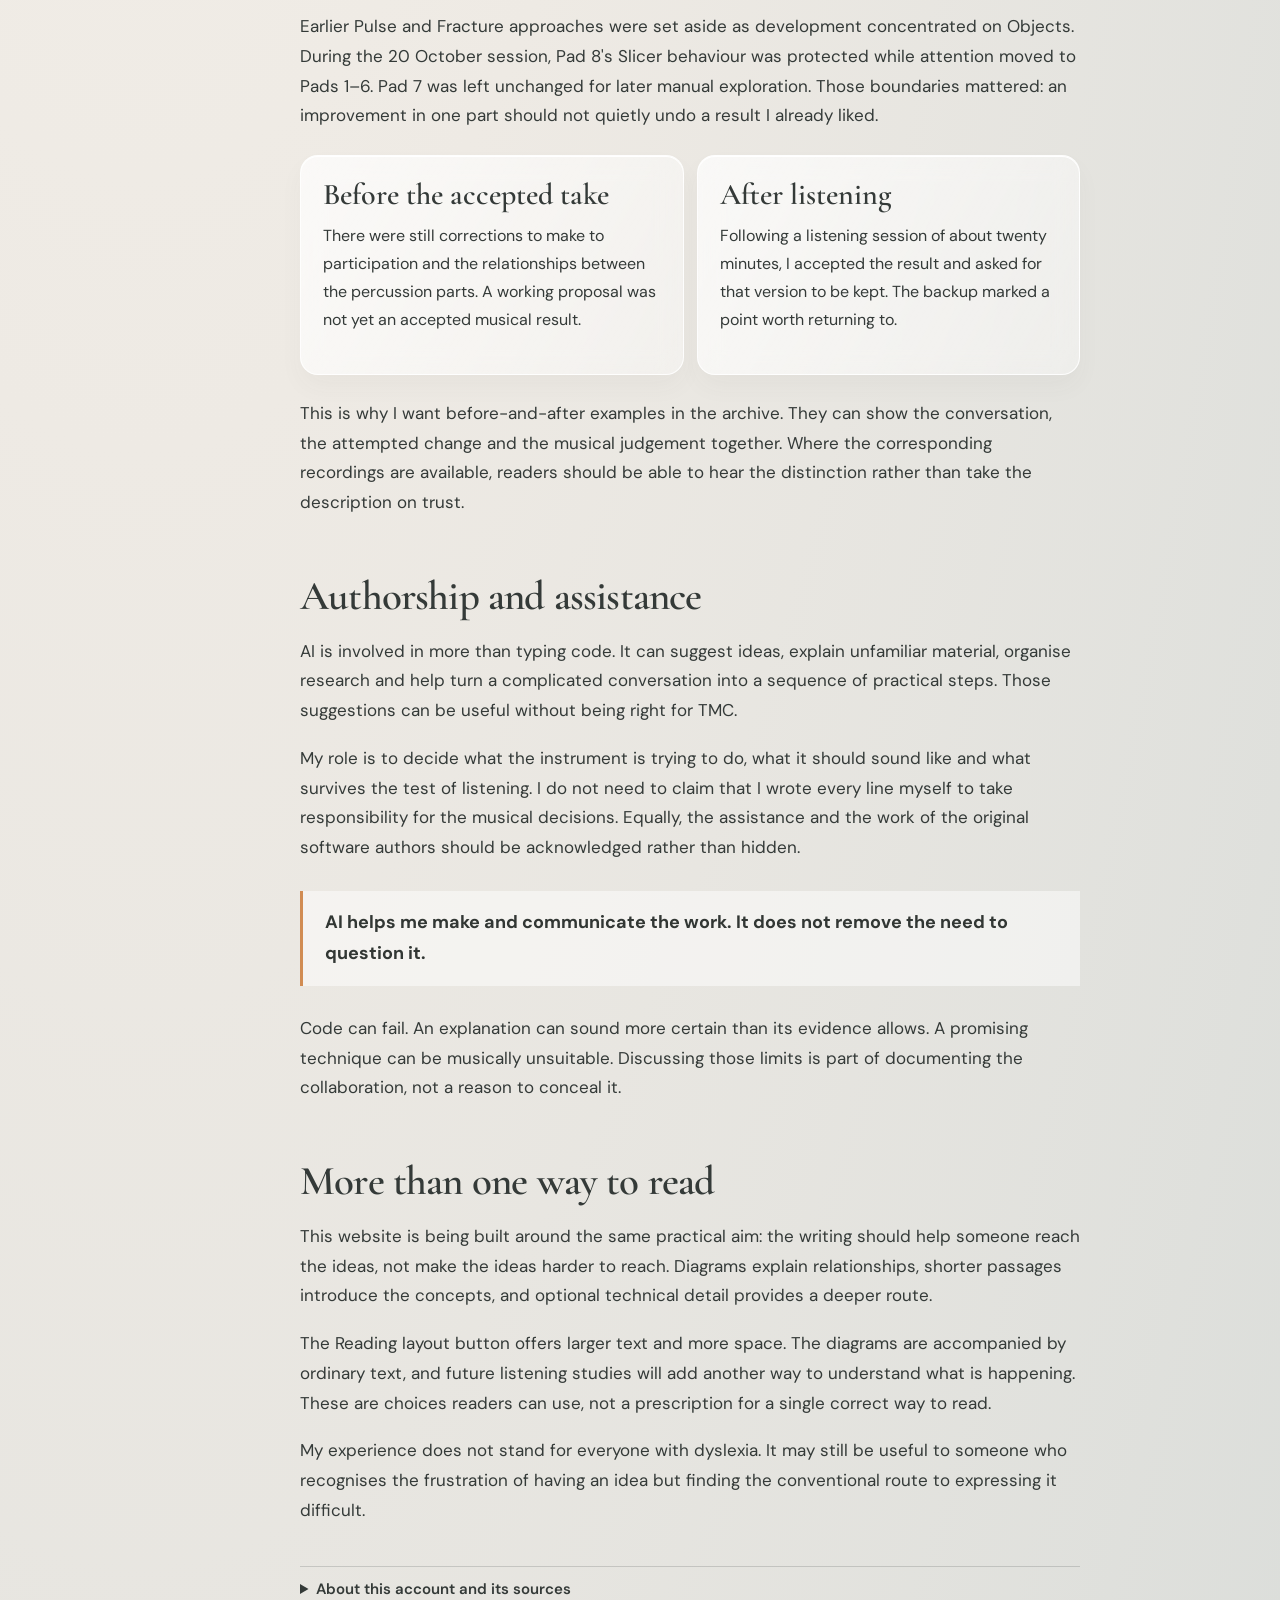
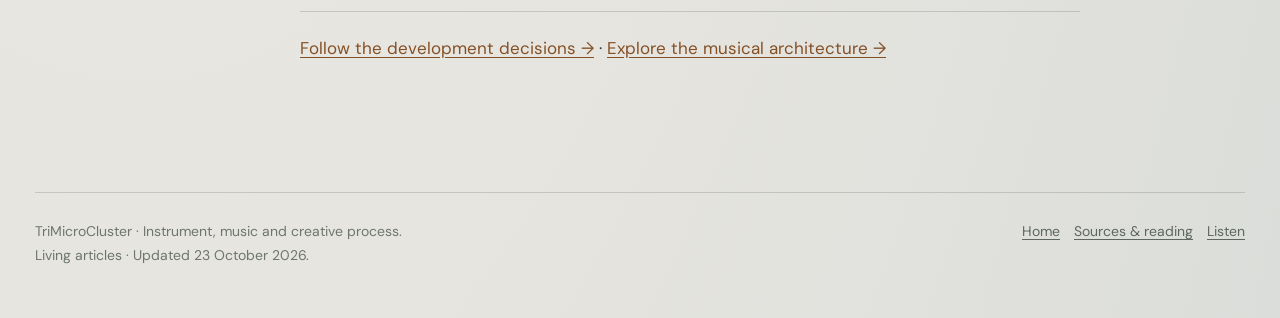
<file: process.html>
<!doctype html>
<html lang="en-GB"><head><meta charset="utf-8"><meta name="viewport" content="width=device-width,initial-scale=1"><meta name="theme-color" content="#e5e3df"><meta name="description" content="Nick's account of dyslexia, conversational AI and building TriMicroCluster through ideas, experiments and listening."><title>Dyslexia, AI &amp; Creative Process | TriMicroCluster</title><link rel="stylesheet" href="docs.css"><link rel="stylesheet" href="editorial.css"><script defer src="reader.js"></script></head><body><a class="skip-link" href="#article">Skip to the article</a><header><div class="head frame"><a class="brand" href="index.html"><strong>Tri</strong><i>Micro</i>Cluster</a><button class="read-toggle" data-reading-toggle type="button" aria-pressed="false" hidden>Reading layout</button><nav aria-label="Site navigation"><a href="instrument.html">Instrument</a><a href="architecture.html">Architecture</a><a href="grid.html">Grid</a><a href="process.html" aria-current="page">AI &amp; Dyslexia</a><a href="editions.html">Editions</a><a href="journal.html">Journal</a><a href="research.html">Research</a><a href="listen.html">Listen</a></nav></div></header><main class="frame"><div class="breadcrumbs"><a href="index.html">Home</a> / AI &amp; Dyslexia</div><section class="hero"><p class="eyebrow">Dyslexia, AI &amp; creative process</p><h1>Thirty years of ideas.<br>A different way to work.</h1><p class="lede">The ambition to make this kind of music came long before AI. What changed was my ability to turn an idea into something I could build, hear and develop.</p><p class="meta">A personal account by Nick, written collaboratively from the development conversations.</p></section><div class="columns"><aside class="toc glass" aria-label="On this page"><h2>On this page</h2><a href="#account">The barrier was getting it down</a><a href="#route">Starting with conversation</a><a href="#loop">How an idea becomes a test</a><a href="#example">A decision made by listening</a><a href="#roles">Authorship and assistance</a><a href="#access">More than one way to read</a></aside><article class="prose" id="article"><h2 id="account">The barrier was getting it down</h2><p>For more than thirty years, I have wanted to make music and instruments that develop in the ways I imagine. Having the idea has never been the whole problem. Getting it out of my head, organising it on paper and keeping enough of a record to continue has often been the difficult part.</p><p>As someone with dyslexia, I find that process frustrating. I can know what I want to hear and still struggle to explain it in a conventional written form. The effort of documenting a project can take me away from the creative work that made me want to start it.</p><blockquote class="pullquote"><p>“It’s given focused steps. Allowed me to just input chat about ideas”</p><cite>Nick, reflecting on the TMC working process, 23 October 2026.</cite></blockquote><p>Working through conversation has made a real difference. I can start with an impression, a musical relationship or something that feels wrong in a recording. I do not have to arrive with a finished technical specification. The discussion helps me find the next useful thing to try.</p><h2 id="route">Starting with conversation</h2><p>That does not make the work effortless. It changes where the effort goes. Instead of spending all my attention turning a thought into formal documentation, I can describe it, question the interpretation and hear a practical attempt. The writing develops alongside the instrument rather than becoming a barrier in front of it.</p><figure class="figure glass"><h3>Two ways of approaching the same idea</h3><div class="pathways"><section class="pathway"><h4>A route that often held me back</h4><ol><li>Have a musical idea.</li><li>Try to explain and organise it in formal writing.</li><li>Become absorbed in the documentation rather than the music.</li><li>Find it difficult to keep the project moving.</li></ol></section><section class="pathway current"><h4>A route I can return to</h4><ol><li>Describe the idea in conversation.</li><li>Turn it into a small, focused experiment.</li><li>Listen and decide what needs changing.</li><li>Keep the decision and continue from there.</li></ol></section></div><figcaption>This comparison describes my experience. It is not a model of how every dyslexic person thinks or works.</figcaption></figure><p>The conversations also leave a history. We can return to an earlier question, see why a version was rejected and recover the intention behind a feature. Important conversations and accepted versions still need to be saved independently: a useful working memory is not the same thing as a complete archive.</p><h2 id="loop">How an idea becomes a test</h2><p>TMC has developed through repeated cycles of talking, trying and listening. Some ideas become useful features. Others are simplified, postponed or dropped. Keeping those outcomes visible explains the instrument better than a story in which every suggestion succeeds.</p><figure class="figure glass"><h3>The working loop</h3><ol class="process-track"><li><strong>Describe the musical intention</strong><span>I explain the behaviour or relationship I want to hear.</span></li><li><strong>Make the question manageable</strong><span>AI helps organise alternatives and turn one of them into a specific experiment.</span></li><li><strong>Build and test an attempt</strong><span>Programming assistance produces something that can be checked on the actual system.</span></li><li class="human"><strong>Listen and make a judgement</strong><span>I decide whether it is useful, too busy, too static or simply not the right direction.</span></li><li><strong>Keep the decision, then return</strong><span>The next conversation starts from what happened, including the things that did not work.</span></li></ol><figcaption>The highlighted step is a musical decision, not an automatic approval of generated code.</figcaption></figure><h2 id="example">A decision made by listening</h2><p>The Objects percussion work offers a concrete example. Its purpose was not simply to add more drum activity. I wanted separate events and motifs to find changing relationships without taking over the rest of the music.</p><p>Earlier Pulse and Fracture approaches were set aside as development concentrated on Objects. During the 20 October session, Pad 8's Slicer behaviour was protected while attention moved to Pads 1–6. Pad 7 was left unchanged for later manual exploration. Those boundaries mattered: an improvement in one part should not quietly undo a result I already liked.</p><div class="panels"><section class="panel glass"><h3>Before the accepted take</h3><p>There were still corrections to make to participation and the relationships between the percussion parts. A working proposal was not yet an accepted musical result.</p></section><section class="panel glass"><h3>After listening</h3><p>Following a listening session of about twenty minutes, I accepted the result and asked for that version to be kept. The backup marked a point worth returning to.</p></section></div><p>This is why I want before-and-after examples in the archive. They can show the conversation, the attempted change and the musical judgement together. Where the corresponding recordings are available, readers should be able to hear the distinction rather than take the description on trust.</p><h2 id="roles">Authorship and assistance</h2><p>AI is involved in more than typing code. It can suggest ideas, explain unfamiliar material, organise research and help turn a complicated conversation into a sequence of practical steps. Those suggestions can be useful without being right for TMC.</p><p>My role is to decide what the instrument is trying to do, what it should sound like and what survives the test of listening. I do not need to claim that I wrote every line myself to take responsibility for the musical decisions. Equally, the assistance and the work of the original software authors should be acknowledged rather than hidden.</p><div class="takeaway"><p><strong>AI helps me make and communicate the work. It does not remove the need to question it.</strong></p></div><p>Code can fail. An explanation can sound more certain than its evidence allows. A promising technique can be musically unsuitable. Discussing those limits is part of documenting the collaboration, not a reason to conceal it.</p><h2 id="access">More than one way to read</h2><p>This website is being built around the same practical aim: the writing should help someone reach the ideas, not make the ideas harder to reach. Diagrams explain relationships, shorter passages introduce the concepts, and optional technical detail provides a deeper route.</p><p>The Reading layout button offers larger text and more space. The diagrams are accompanied by ordinary text, and future listening studies will add another way to understand what is happening. These are choices readers can use, not a prescription for a single correct way to read.</p><p>My experience does not stand for everyone with dyslexia. It may still be useful to someone who recognises the frustration of having an idea but finding the conventional route to expressing it difficult.</p><details class="source-notes"><summary>About this account and its sources</summary><p>The first-person prose is an AI-assisted editorial draft based on Nick's account of 23 October 2026 and the development conversations. Only the marked quotation is presented as a direct excerpt. The Objects example draws on the accepted 20 October listening session; it does not claim that the whole Advanced system was finished.</p><p>The website's short sections, explanatory visuals and adjustable reading presentation also draw on <a href="https://www.w3.org/WAI/WCAG2/supplemental/objectives/o3-clear-content/">W3C guidance on clear content</a>. This is a personal creative account, not clinical guidance or a claim of universal benefit.</p></details><p class="next-reading"><a href="journal.html">Follow the development decisions →</a> · <a href="architecture.html">Explore the musical architecture →</a></p></article></div></main><footer class="footer frame"><div>TriMicroCluster · Instrument, music and creative process.<br>Living articles · Updated 23 October 2026.</div><div><a href="index.html">Home</a><a href="research.html">Sources &amp; reading</a><a href="listen.html">Listen</a></div></footer></body></html>
</file>
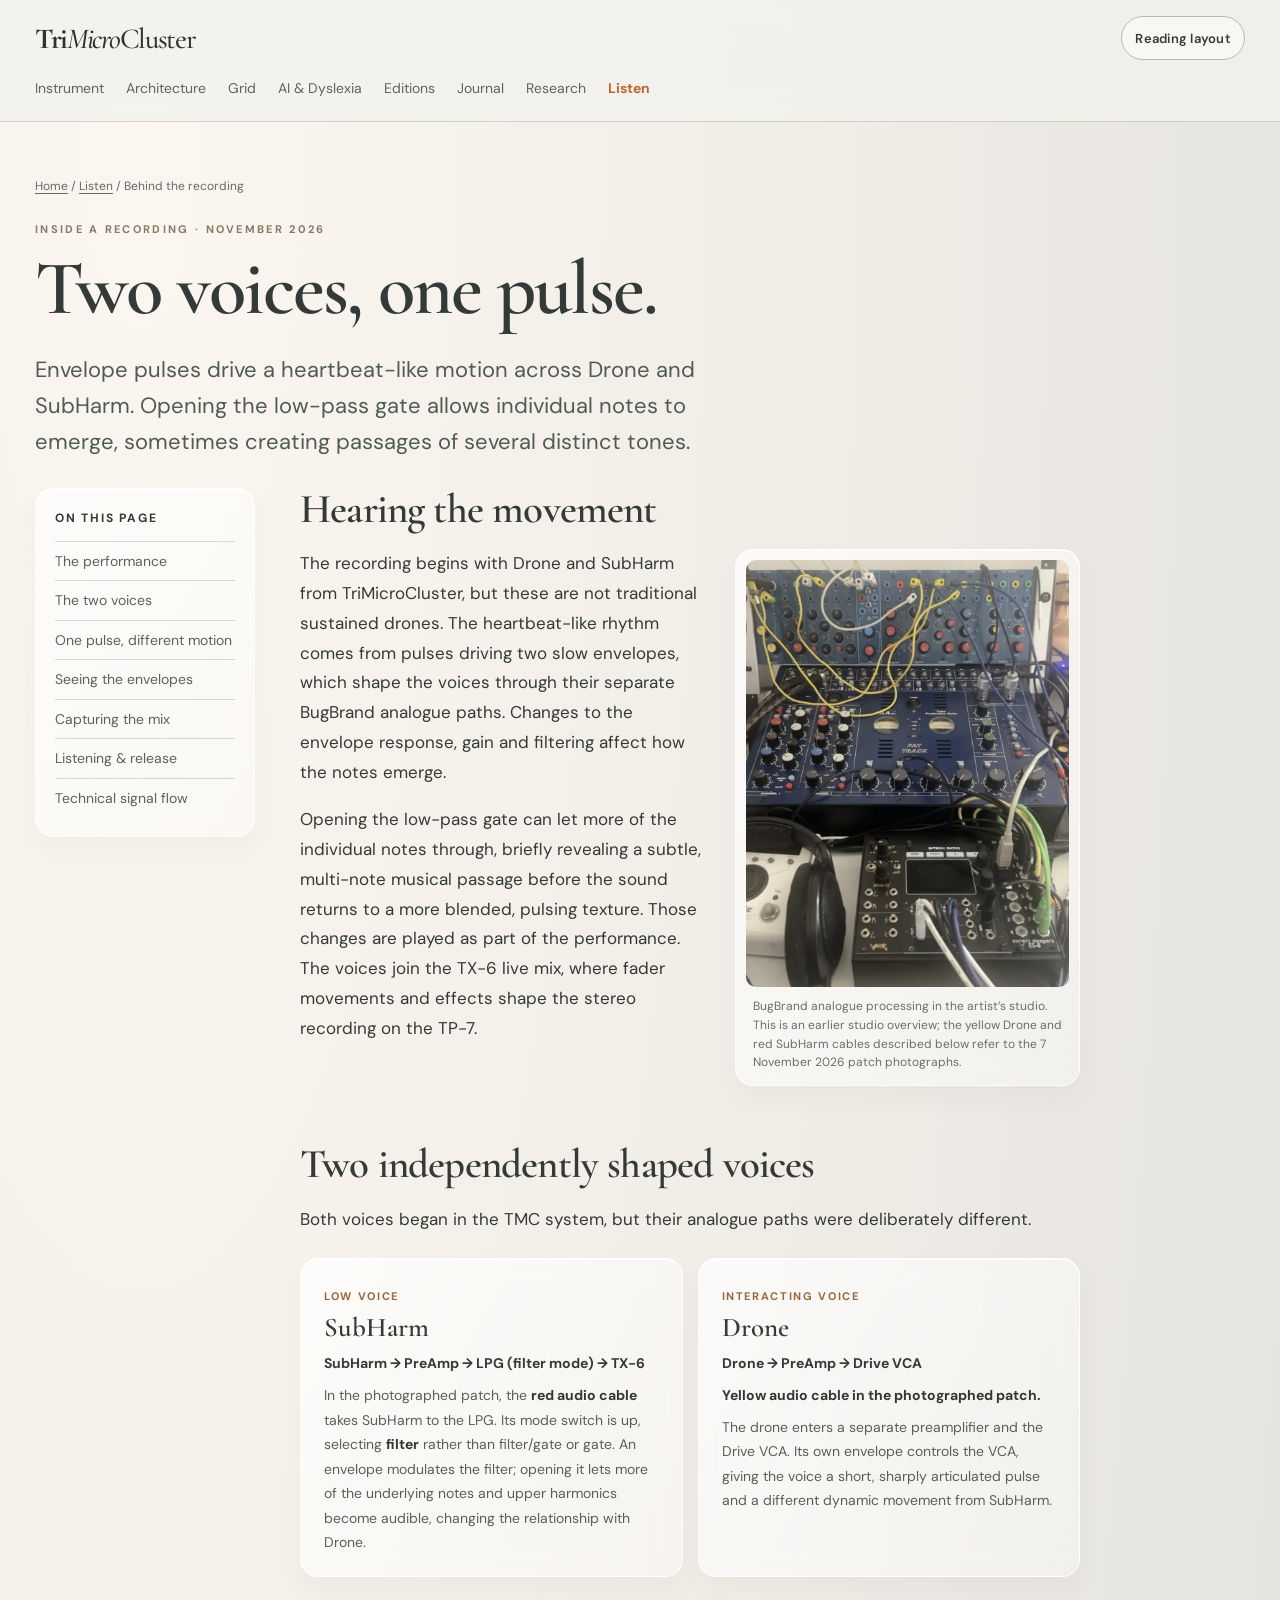
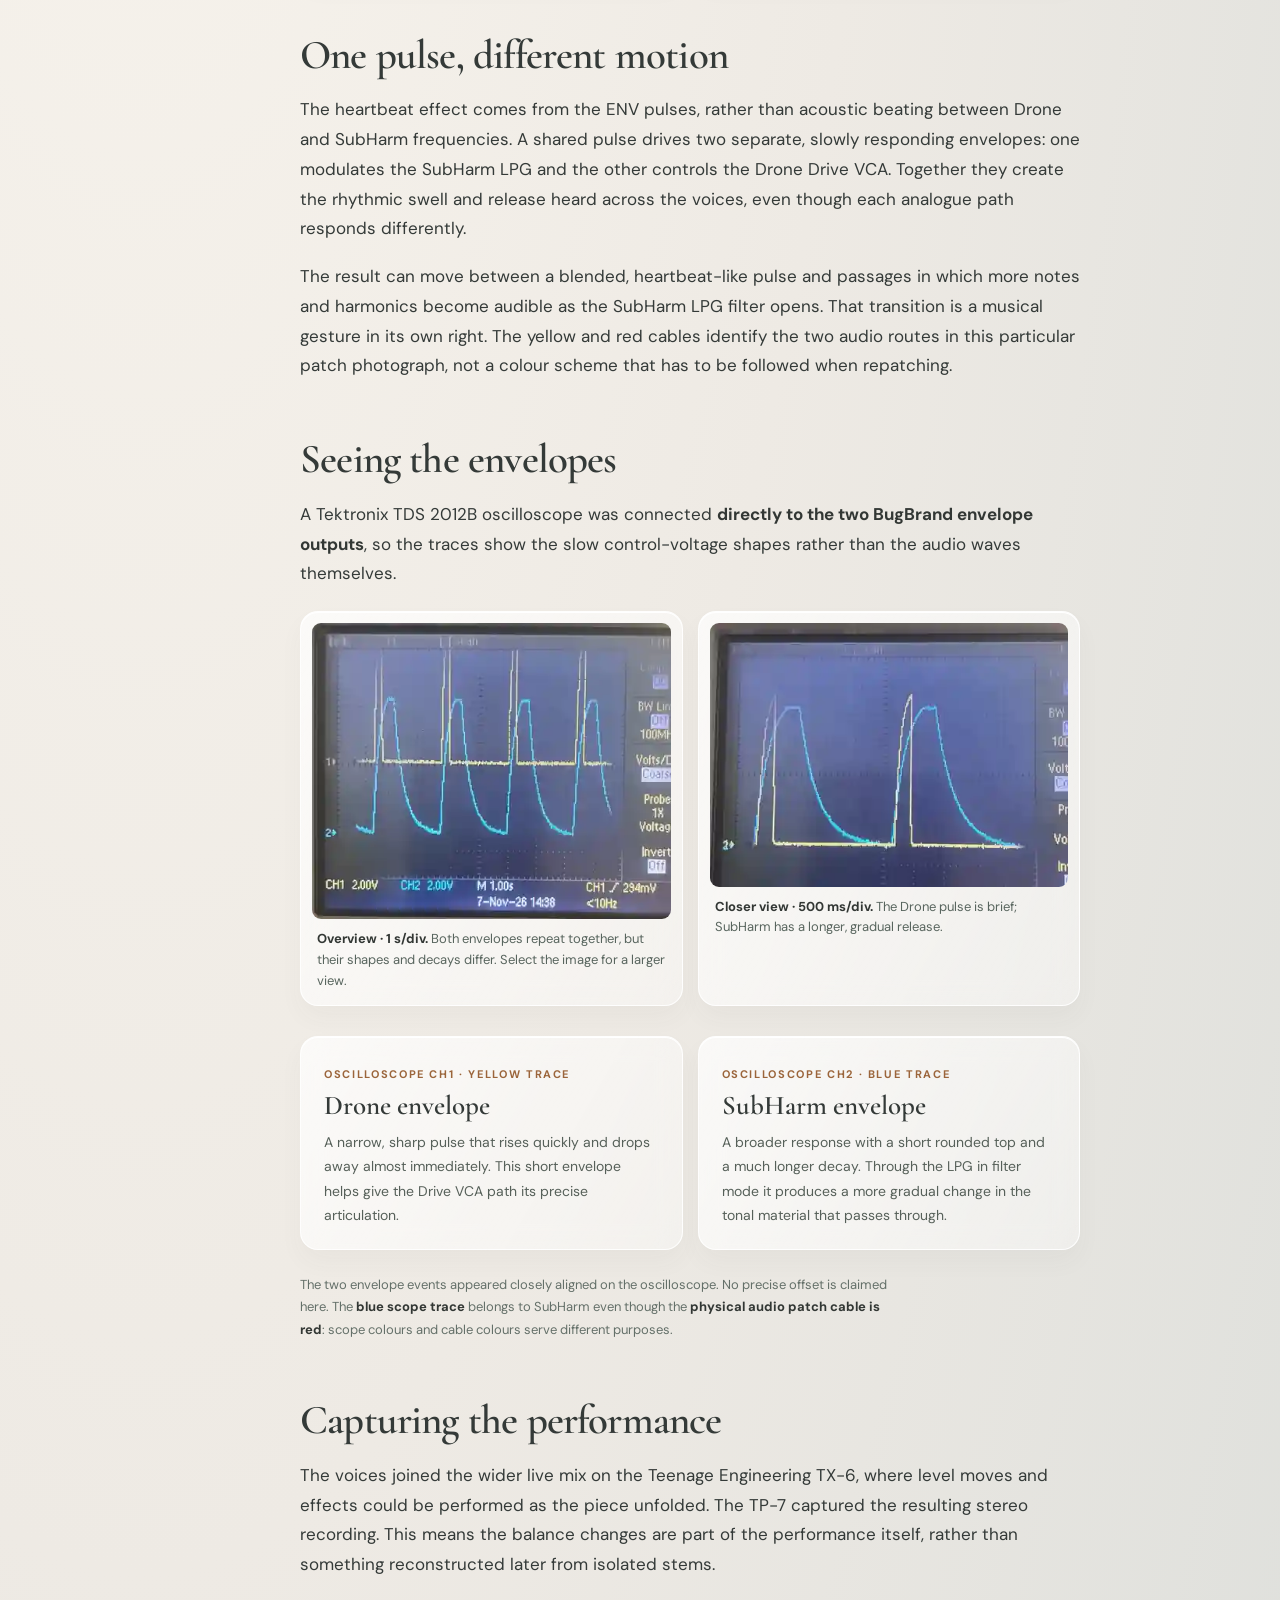
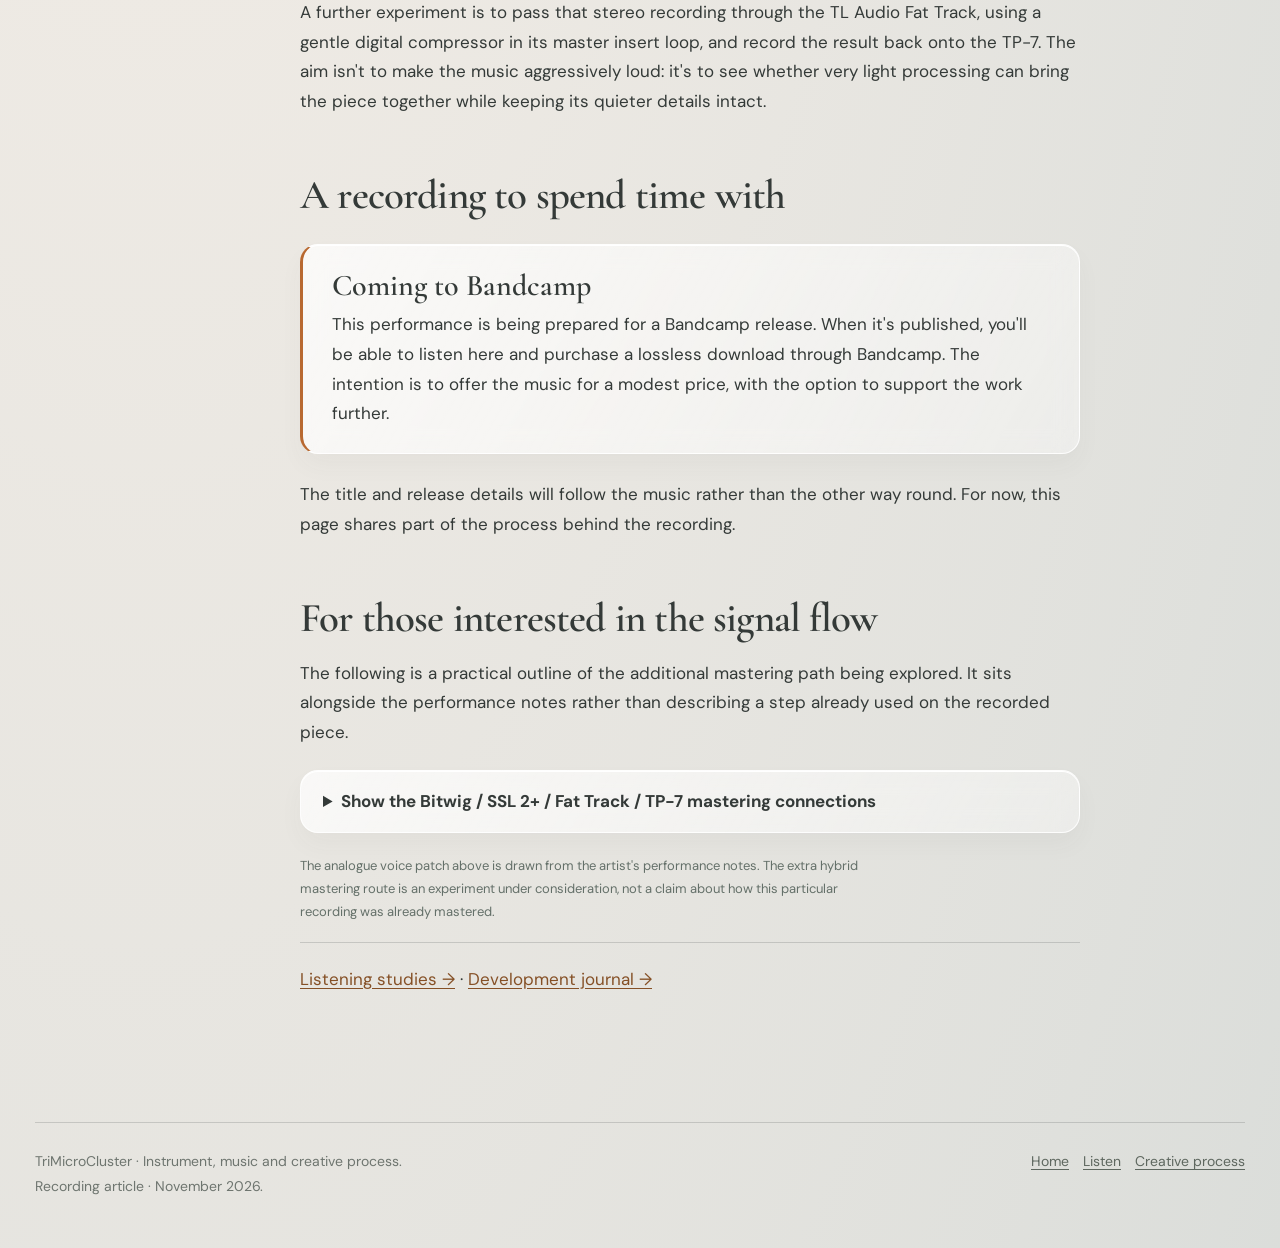
<file: recording.html>
<!doctype html>
<html lang="en-GB">
<head>
<meta charset="utf-8">
<meta name="viewport" content="width=device-width,initial-scale=1">
<meta name="theme-color" content="#e5e3df">
<meta name="description" content="Inside a TriMicroCluster recording: shared ENV pulses create a heartbeat-like rhythm across Drone and SubHarm, while opening the BugBrand low-pass gate reveals multi-note passages.">
<title>Two Voices, One Pulse | TriMicroCluster</title>
<link rel="stylesheet" href="docs.css">
<link rel="stylesheet" href="editorial.css">
<script defer src="reader.js"></script>
<style>
.record-intro{display:grid;grid-template-columns:minmax(0,1fr) 345px;gap:34px;align-items:start;margin:8px 0 27px}
.record-intro p{margin-top:0}
.performance-photo{margin:0;padding:10px 10px 13px;max-width:375px}
.performance-photo img{width:100%;height:auto;display:block;border-radius:10px}
.performance-photo figcaption{font-size:12px;color:#65706a;line-height:1.55;padding:10px 7px 0}
.voice-pair{display:grid;grid-template-columns:repeat(2,minmax(0,1fr));gap:15px;margin:24px 0}
.voice-card{padding:21px 23px}
.voice-card h3{font-size:27px;margin:3px 0 9px}
.voice-card .voice-label{font-size:11px;letter-spacing:.15em;text-transform:uppercase;color:#9b653b;font-weight:700}
.voice-card .voice-route{font-size:14px;font-weight:700;line-height:1.7}
.voice-card p{font-size:14px;margin:7px 0 0;color:#566059}
.release-strip{margin:26px 0;padding:24px 29px;border-left:3px solid #b86931}
.release-strip h3{margin:0 0 8px}
.release-strip p{margin:0}
.detail-panel{margin:22px 0;padding:18px 22px}
.detail-panel summary{font-weight:700;cursor:pointer}
.detail-panel p{font-size:14px}
.detail-panel table{width:100%;border-collapse:collapse;font-size:13px;margin-top:16px}
.detail-panel th,.detail-panel td{padding:10px 8px;border-bottom:1px solid rgba(70,80,73,.18);text-align:left;vertical-align:top}
.detail-panel th{font-size:12px}
.flow-note{padding:12px 15px;background:rgba(255,255,255,.6);border-radius:9px;line-height:1.7;font-size:13px}
.wiring-photo{margin:17px 0 22px;padding:12px;background:rgba(255,255,255,.57)}.wiring-photo img{width:100%;max-width:840px;height:auto;display:block;margin:auto;border-radius:8px}.wiring-photo figcaption{font-size:12px;color:#62706a;line-height:1.65;padding:11px 7px 0}
.scope-gallery{display:grid;grid-template-columns:repeat(2,minmax(0,1fr));gap:15px;margin:22px 0 30px}
.scope-photo{margin:0;padding:11px}
.scope-photo a{display:block}
.scope-photo img{width:100%;height:auto;display:block;border-radius:9px}
.scope-photo figcaption{padding:10px 5px 2px;color:#58655e;font-size:13px;line-height:1.6}
.reader-footnote{color:#647069;font-size:13px}
@media(max-width:710px){.record-intro{grid-template-columns:1fr}.performance-photo{max-width:100%}.voice-pair,.scope-gallery{grid-template-columns:1fr}.release-strip{padding:19px}.detail-panel{padding:14px}}
</style>
</head>
<body>
<a class="skip-link" href="#article">Skip to the article</a>
<header><div class="head frame"><a class="brand" href="index.html"><strong>Tri</strong><i>Micro</i>Cluster</a><button class="read-toggle" data-reading-toggle type="button" aria-pressed="false" hidden>Reading layout</button><nav aria-label="Site navigation"><a href="instrument.html">Instrument</a><a href="architecture.html">Architecture</a><a href="grid.html">Grid</a><a href="process.html">AI &amp; Dyslexia</a><a href="editions.html">Editions</a><a href="journal.html">Journal</a><a href="research.html">Research</a><a href="listen.html" aria-current="page">Listen</a></nav></div></header>
<main class="frame">
<div class="breadcrumbs"><a href="index.html">Home</a> / <a href="listen.html">Listen</a> / Behind the recording</div>
<section class="hero">
<p class="eyebrow">Inside a recording · November 2026</p>
<h1>Two voices, one pulse.</h1>
<p class="lede">Envelope pulses drive a heartbeat-like motion across Drone and SubHarm. Opening the low-pass gate allows individual notes to emerge, sometimes creating passages of several distinct tones.</p>
</section>
<div class="columns">
<aside class="toc glass" aria-label="On this page"><h2>On this page</h2><a href="#performance">The performance</a><a href="#voices">The two voices</a><a href="#pulse">One pulse, different motion</a><a href="#scope">Seeing the envelopes</a><a href="#recorded">Capturing the mix</a><a href="#release">Listening &amp; release</a><a href="#details">Technical signal flow</a></aside>
<article class="prose" id="article">
<h2 id="performance">Hearing the movement</h2>
<div class="record-intro">
<div>
<p>The recording begins with Drone and SubHarm from TriMicroCluster, but these are not traditional sustained drones. The heartbeat-like rhythm comes from pulses driving two slow envelopes, which shape the voices through their separate BugBrand analogue paths. Changes to the envelope response, gain and filtering affect how the notes emerge.</p>
<p>Opening the low-pass gate can let more of the individual notes through, briefly revealing a subtle, multi-note musical passage before the sound returns to a more blended, pulsing texture. Those changes are played as part of the performance. The voices join the TX-6 live mix, where fader movements and effects shape the stereo recording on the TP-7.</p>
</div>
<figure class="performance-photo glass">
<img src="assets/images/tmc-bugbrand-fat-track-studio.webp" width="900" height="1190" loading="lazy" alt="Earlier studio photograph showing BugBrand analogue modules above the TL Audio Fat Track; the current Drone and SubHarm patch routes are described in the text below.">
<figcaption>BugBrand analogue processing in the artist’s studio. This is an earlier studio overview; the yellow Drone and red SubHarm cables described below refer to the 7 November 2026 patch photographs.</figcaption>
</figure>
</div>
<h2 id="voices">Two independently shaped voices</h2>
<p>Both voices began in the TMC system, but their analogue paths were deliberately different.</p>
<div class="voice-pair">
<section class="voice-card glass">
<span class="voice-label">Low voice</span><h3>SubHarm</h3>
<div class="voice-route">SubHarm → PreAmp → LPG (filter mode) → TX-6</div>
<p>In the photographed patch, the <strong>red audio cable</strong> takes SubHarm to the LPG. Its mode switch is up, selecting <strong>filter</strong> rather than filter/gate or gate. An envelope modulates the filter; opening it lets more of the underlying notes and upper harmonics become audible, changing the relationship with Drone.</p>
</section>
<section class="voice-card glass">
<span class="voice-label">Interacting voice</span><h3>Drone</h3>
<div class="voice-route">Drone → PreAmp → Drive VCA</div><p class="reader-footnote"><strong>Yellow audio cable in the photographed patch.</strong></p>
<p>The drone enters a separate preamplifier and the Drive VCA. Its own envelope controls the VCA, giving the voice a short, sharply articulated pulse and a different dynamic movement from SubHarm.</p>
</section>
</div>
<h2 id="pulse">One pulse, different motion</h2>
<p>The heartbeat effect comes from the ENV pulses, rather than acoustic beating between Drone and SubHarm frequencies. A shared pulse drives two separate, slowly responding envelopes: one modulates the SubHarm LPG and the other controls the Drone Drive VCA. Together they create the rhythmic swell and release heard across the voices, even though each analogue path responds differently.</p>
<p>The result can move between a blended, heartbeat-like pulse and passages in which more notes and harmonics become audible as the SubHarm LPG filter opens. That transition is a musical gesture in its own right. The yellow and red cables identify the two audio routes in this particular patch photograph, not a colour scheme that has to be followed when repatching.</p>
<h2 id="scope">Seeing the envelopes</h2>
<p>A Tektronix TDS 2012B oscilloscope was connected <strong>directly to the two BugBrand envelope outputs</strong>, so the traces show the slow control-voltage shapes rather than the audio waves themselves.</p>
<div class="scope-gallery" aria-label="Oscilloscope photographs of the two envelope outputs">
<figure class="scope-photo glass">
<a href="assets/images/tmc-drone-subharm-env-overview.webp" target="_blank" rel="noopener" aria-label="Open larger oscilloscope overview photograph">
<img src="assets/images/tmc-drone-subharm-env-overview.webp" width="460" height="380" loading="lazy" alt="Tektronix oscilloscope screen showing several repeated yellow narrow Drone envelope pulses alongside broader blue SubHarm envelope pulses at a one-second-per-division timebase.">
</a>
<figcaption><strong>Overview · 1 s/div.</strong> Both envelopes repeat together, but their shapes and decays differ. Select the image for a larger view.</figcaption>
</figure>
<figure class="scope-photo glass">
<a href="assets/images/tmc-drone-subharm-env-closeup.webp" target="_blank" rel="noopener" aria-label="Open larger oscilloscope close-up photograph">
<img src="assets/images/tmc-drone-subharm-env-closeup.webp" width="460" height="338" loading="lazy" alt="Closer oscilloscope view at 500 milliseconds per division: a yellow Drone envelope rises and falls sharply while the blue SubHarm envelope has a short plateau and a long decay.">
</a>
<figcaption><strong>Closer view · 500 ms/div.</strong> The Drone pulse is brief; SubHarm has a longer, gradual release.</figcaption>
</figure>
</div>
<div class="voice-pair">
<section class="voice-card glass"><span class="voice-label">Oscilloscope CH1 · yellow trace</span><h3>Drone envelope</h3><p>A narrow, sharp pulse that rises quickly and drops away almost immediately. This short envelope helps give the Drive VCA path its precise articulation.</p></section>
<section class="voice-card glass"><span class="voice-label">Oscilloscope CH2 · blue trace</span><h3>SubHarm envelope</h3><p>A broader response with a short rounded top and a much longer decay. Through the LPG in filter mode it produces a more gradual change in the tonal material that passes through.</p></section>
</div>
<p class="reader-footnote">The two envelope events appeared closely aligned on the oscilloscope. No precise offset is claimed here. The <strong>blue scope trace</strong> belongs to SubHarm even though the <strong>physical audio patch cable is red</strong>: scope colours and cable colours serve different purposes.</p>
<h2 id="recorded">Capturing the performance</h2>
<p>The voices joined the wider live mix on the Teenage Engineering TX-6, where level moves and effects could be performed as the piece unfolded. The TP-7 captured the resulting stereo recording. This means the balance changes are part of the performance itself, rather than something reconstructed later from isolated stems.</p>
<p>A further experiment is to pass that stereo recording through the TL Audio Fat Track, using a gentle digital compressor in its master insert loop, and record the result back onto the TP-7. The aim isn't to make the music aggressively loud: it's to see whether very light processing can bring the piece together while keeping its quieter details intact.</p>
<h2 id="release">A recording to spend time with</h2>
<div class="release-strip glass">
<h3>Coming to Bandcamp</h3>
<p>This performance is being prepared for a Bandcamp release. When it's published, you'll be able to listen here and purchase a lossless download through Bandcamp. The intention is to offer the music for a modest price, with the option to support the work further.</p>
</div>
<p>The title and release details will follow the music rather than the other way round. For now, this page shares part of the process behind the recording.</p>
<h2 id="details">For those interested in the signal flow</h2>
<p>The following is a practical outline of the additional mastering path being explored. It sits alongside the performance notes rather than describing a step already used on the recorded piece.</p>
<details class="detail-panel glass">
<summary>Show the Bitwig / SSL 2+ / Fat Track / TP-7 mastering connections</summary>
<p>In this proposed setup, the original stereo WAV plays from Bitwig into the TL Audio Fat Track. The Fat Track's stereo master insert sends the mix to Bitwig for compression, then receives it back before the final stereo signal is recorded onto the TP-7.</p>
<figure class="wiring-photo glass">
<img src="assets/images/tmc-ssl-fat-track-tp7-cabling.webp" width="1120" height="1417" loading="lazy" alt="Colour-coded mastering diagram with Mac and Bitwig, SSL 2+, TL Audio Fat Track and TP-7. Blue denotes original WAV playback to Fat Track channels 1 and 2; orange denotes master insert send to SSL inputs 1 and 2; purple denotes processed return to Fat Track; green denotes final stereo recording to TP-7.">
<figcaption>Visual overview of the proposed Bitwig mastering insert. This is a schematic illustration rather than a port-accurate hardware photograph: use the connection table below for actual socket labels and cable routing.</figcaption>
</figure>
<div class="flow-note"><strong>Playback:</strong> Bitwig WAV → SSL outputs 3/4 → Fat Track channels 1/2.<br>
<strong>Insert send:</strong> Fat Track master SEND L/R → SSL inputs 1/2 → Bitwig compressor.<br>
<strong>Insert return:</strong> SSL balanced outputs 1/2 → Fat Track master RETURN L/R.<br>
<strong>Recording:</strong> Fat Track MAIN OUT L/R → stereo line input on the TP-7.</div>
<table><thead><tr><th>Connection</th><th>Cable type</th></tr></thead><tbody>
<tr><td>SSL RCA OUT 3/4 → Fat Track CH1/CH2 LINE</td><td>2 × RCA–¼″ TS</td></tr>
<tr><td>Fat Track master SEND L/R → SSL INPUT 1/2</td><td>2 × balanced TRS</td></tr>
<tr><td>SSL balanced OUT 1/2 → Fat Track master RETURN L/R</td><td>2 × balanced TRS</td></tr>
<tr><td>Fat Track MAIN OUT L/R → TP-7 LINE 1</td><td>Existing dual-output-to-stereo cable</td></tr>
</tbody></table>
<p>Bitwig uses one stereo track for the original WAV (output 3/4) and a second, input-monitored stereo track for compression (input and output 1/2). SSL direct monitoring is disabled for the loop. Levels and the final recorded true peaks still need to be checked before any release master is approved.</p>
</details>
<p class="reader-footnote">The analogue voice patch above is drawn from the artist's performance notes. The extra hybrid mastering route is an experiment under consideration, not a claim about how this particular recording was already mastered.</p>
<p class="next-reading"><a href="listen.html">Listening studies →</a> · <a href="journal.html">Development journal →</a></p>
</article></div></main>
<footer class="footer frame"><div>TriMicroCluster · Instrument, music and creative process.<br>Recording article · November 2026.</div><div><a href="index.html">Home</a><a href="listen.html">Listen</a><a href="process.html">Creative process</a></div></footer>
</body></html>
</file>
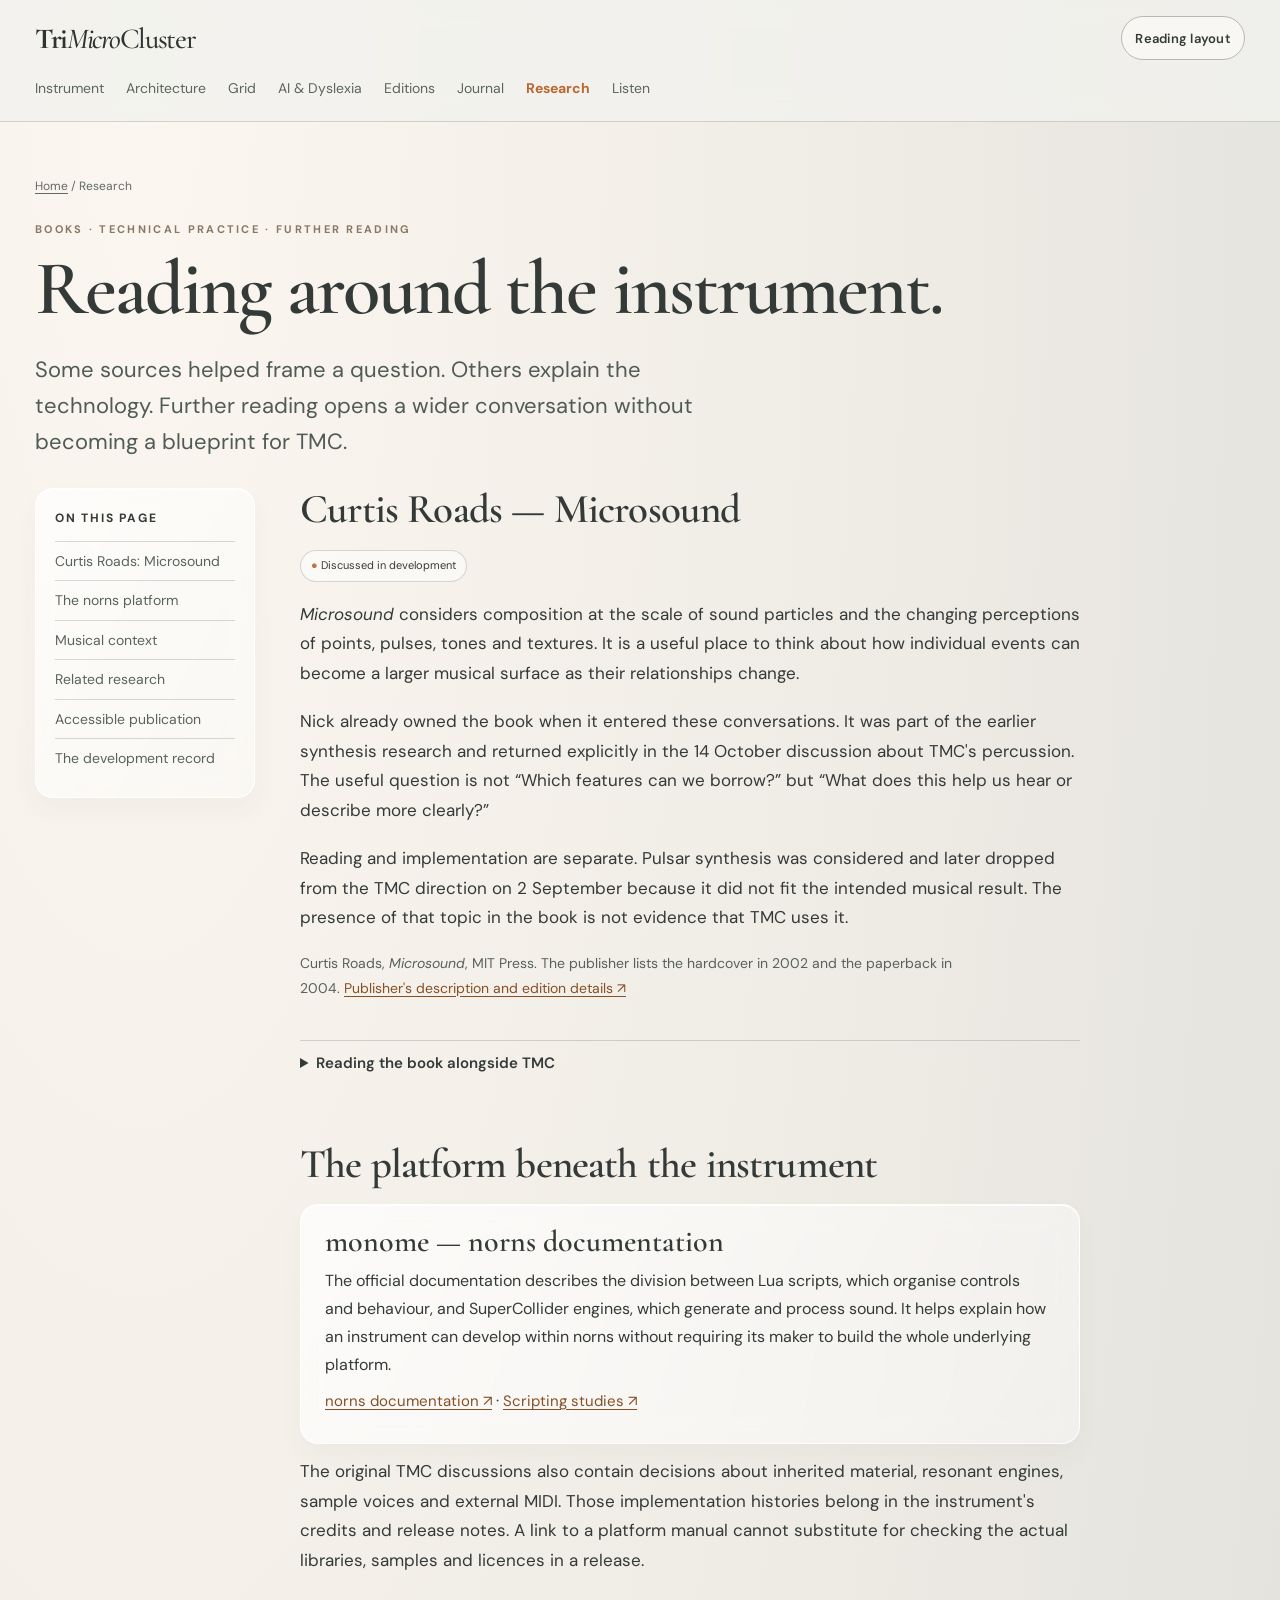
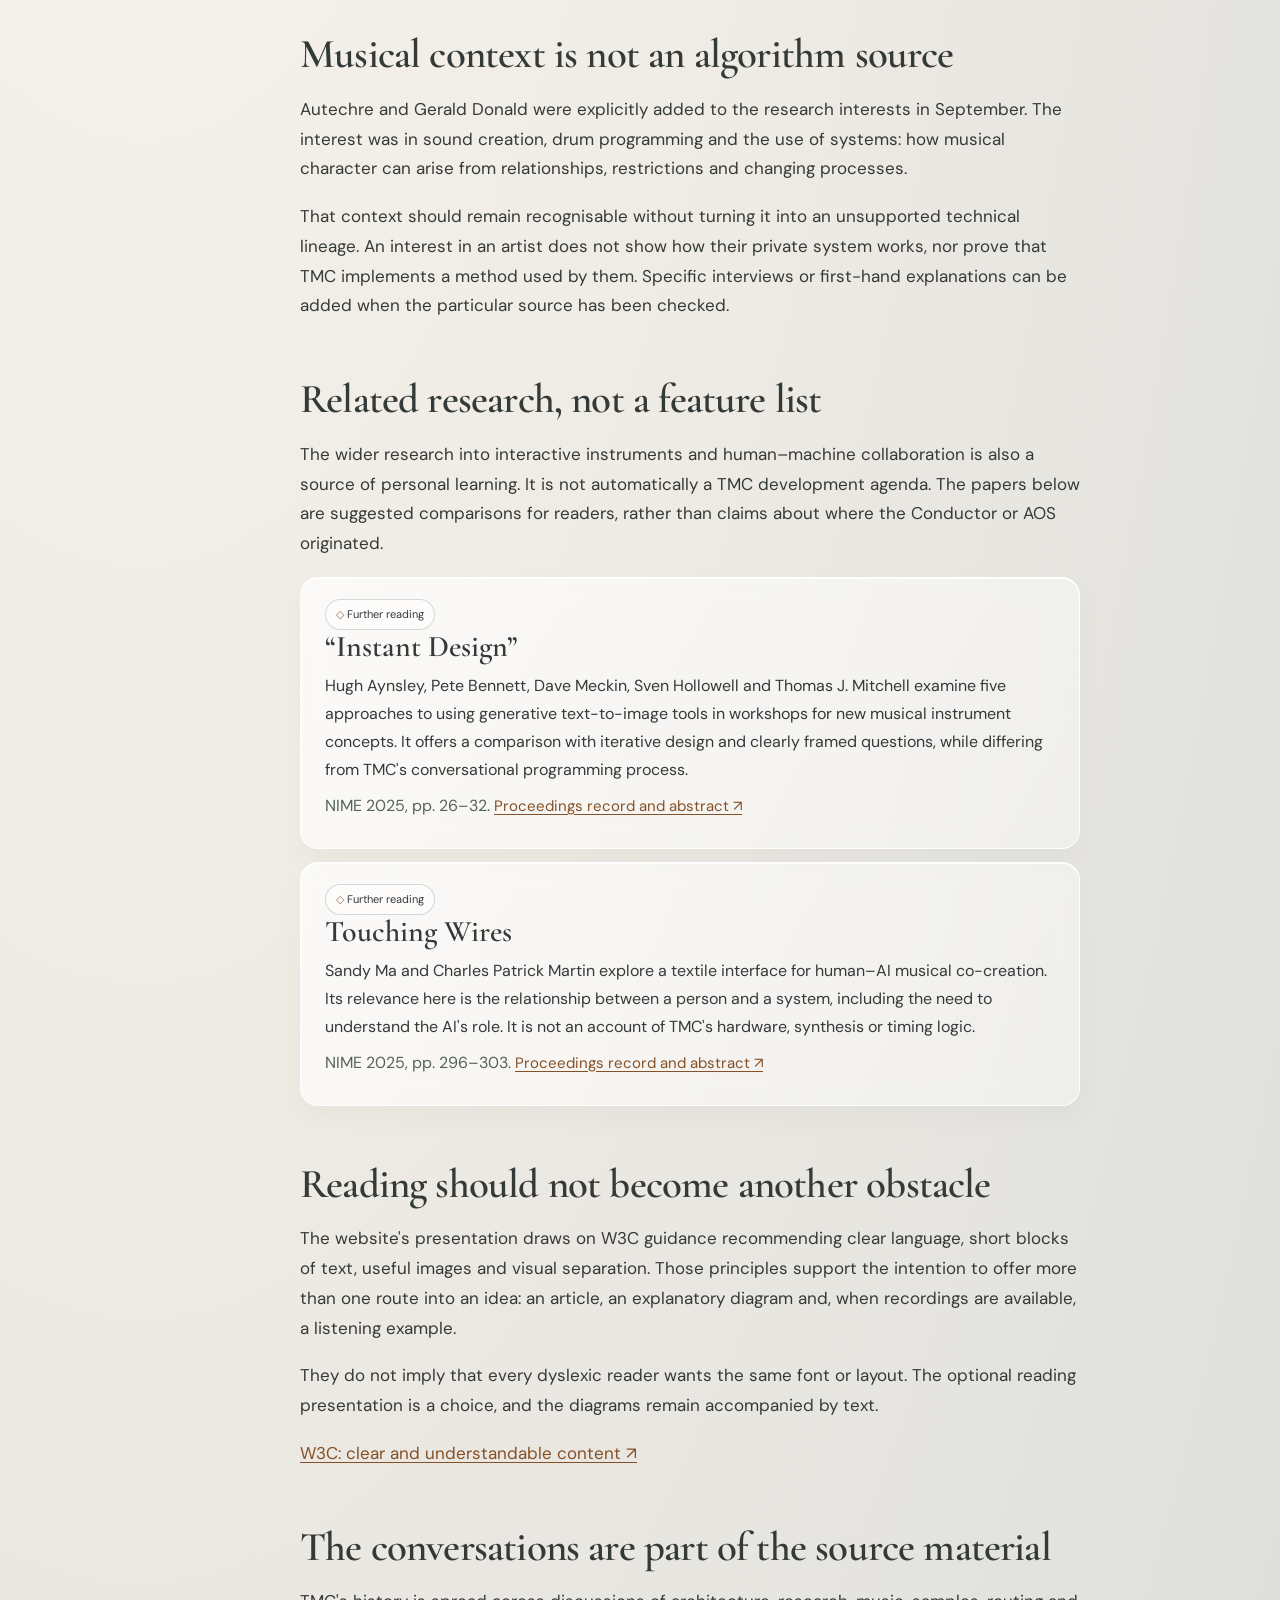
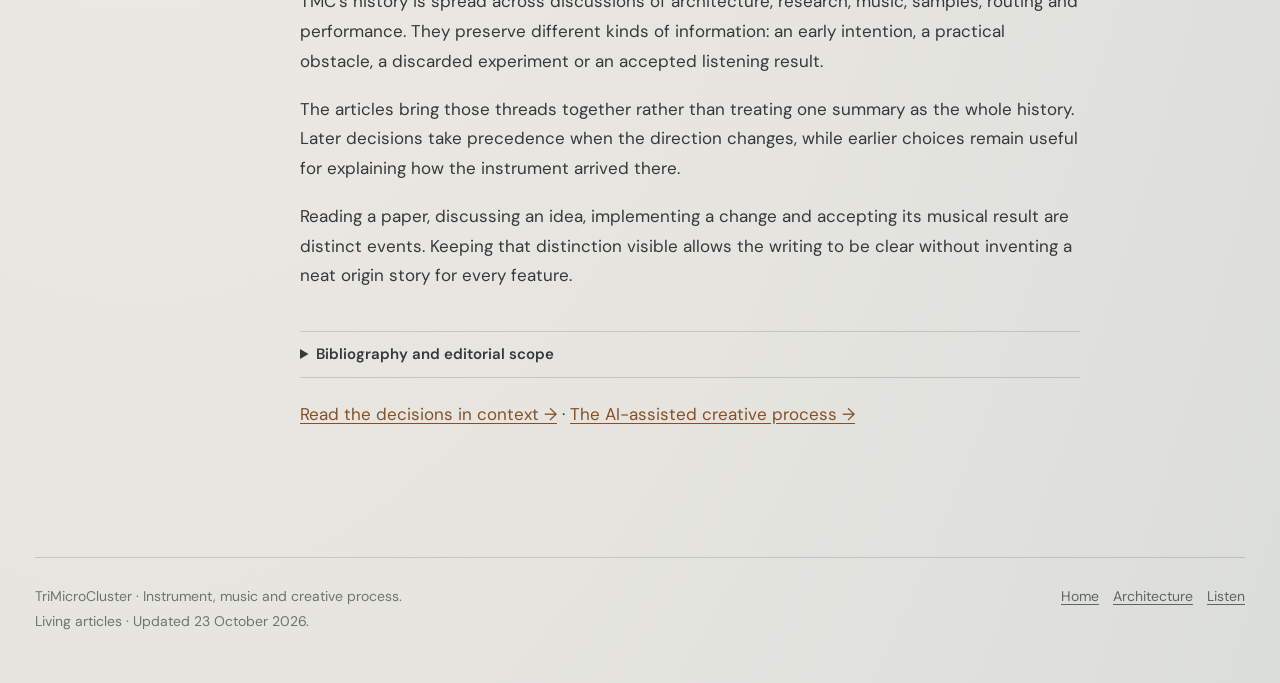
<file: research.html>
<!doctype html>
<html lang="en-GB"><head><meta charset="utf-8"><meta name="viewport" content="width=device-width,initial-scale=1"><meta name="theme-color" content="#e5e3df"><meta name="description" content="Books, technical documentation and related research around TriMicroCluster, with discussed sources separated from further reading."><title>Research &amp; Resources | TriMicroCluster</title><link rel="stylesheet" href="docs.css"><link rel="stylesheet" href="editorial.css"><script defer src="reader.js"></script></head><body><a class="skip-link" href="#article">Skip to the article</a><header><div class="head frame"><a class="brand" href="index.html"><strong>Tri</strong><i>Micro</i>Cluster</a><button class="read-toggle" data-reading-toggle type="button" aria-pressed="false" hidden>Reading layout</button><nav aria-label="Site navigation"><a href="instrument.html">Instrument</a><a href="architecture.html">Architecture</a><a href="grid.html">Grid</a><a href="process.html">AI &amp; Dyslexia</a><a href="editions.html">Editions</a><a href="journal.html">Journal</a><a href="research.html" aria-current="page">Research</a><a href="listen.html">Listen</a></nav></div></header><main class="frame"><div class="breadcrumbs"><a href="index.html">Home</a> / Research</div><section class="hero"><p class="eyebrow">Books · Technical practice · Further reading</p><h1>Reading around the instrument.</h1><p class="lede">Some sources helped frame a question. Others explain the technology. Further reading opens a wider conversation without becoming a blueprint for TMC.</p></section><div class="columns"><aside class="toc glass" aria-label="On this page"><h2>On this page</h2><a href="#microsound">Curtis Roads: Microsound</a><a href="#norns">The norns platform</a><a href="#listening">Musical context</a><a href="#further">Related research</a><a href="#accessibility">Accessible publication</a><a href="#history">The development record</a></aside><article class="prose" id="article"><h2 id="microsound">Curtis Roads — Microsound</h2><p><span class="status recorded">Discussed in development</span></p><p><em>Microsound</em> considers composition at the scale of sound particles and the changing perceptions of points, pulses, tones and textures. It is a useful place to think about how individual events can become a larger musical surface as their relationships change.</p><p>Nick already owned the book when it entered these conversations. It was part of the earlier synthesis research and returned explicitly in the 14 October discussion about TMC's percussion. The useful question is not “Which features can we borrow?” but “What does this help us hear or describe more clearly?”</p><p>Reading and implementation are separate. Pulsar synthesis was considered and later dropped from the TMC direction on 2 September because it did not fit the intended musical result. The presence of that topic in the book is not evidence that TMC uses it.</p><p class="small">Curtis Roads, <em>Microsound</em>, MIT Press. The publisher lists the hardcover in 2002 and the paperback in 2004. <a href="https://mitpress.mit.edu/9780262681544/microsound/">Publisher's description and edition details ↗</a></p><details class="source-notes"><summary>Reading the book alongside TMC</summary><p>Page-level comparisons with the instrument will be added only after the relevant passages and edition have been checked. No precise page number or claim that a particular Objects behaviour derives from Roads is asserted here.</p></details><h2 id="norns">The platform beneath the instrument</h2><section class="source glass"><h3>monome — norns documentation</h3><p>The official documentation describes the division between Lua scripts, which organise controls and behaviour, and SuperCollider engines, which generate and process sound. It helps explain how an instrument can develop within norns without requiring its maker to build the whole underlying platform.</p><p><a href="https://monome.org/docs/norns/">norns documentation ↗</a> · <a href="https://monome.org/docs/norns/studies/">Scripting studies ↗</a></p></section><p>The original TMC discussions also contain decisions about inherited material, resonant engines, sample voices and external MIDI. Those implementation histories belong in the instrument's credits and release notes. A link to a platform manual cannot substitute for checking the actual libraries, samples and licences in a release.</p><h2 id="listening">Musical context is not an algorithm source</h2><p>Autechre and Gerald Donald were explicitly added to the research interests in September. The interest was in sound creation, drum programming and the use of systems: how musical character can arise from relationships, restrictions and changing processes.</p><p>That context should remain recognisable without turning it into an unsupported technical lineage. An interest in an artist does not show how their private system works, nor prove that TMC implements a method used by them. Specific interviews or first-hand explanations can be added when the particular source has been checked.</p><h2 id="further">Related research, not a feature list</h2><p>The wider research into interactive instruments and human–machine collaboration is also a source of personal learning. It is not automatically a TMC development agenda. The papers below are suggested comparisons for readers, rather than claims about where the Conductor or AOS originated.</p><section class="source glass"><span class="status proposed">Further reading</span><h3>“Instant Design”</h3><p>Hugh Aynsley, Pete Bennett, Dave Meckin, Sven Hollowell and Thomas J. Mitchell examine five approaches to using generative text-to-image tools in workshops for new musical instrument concepts. It offers a comparison with iterative design and clearly framed questions, while differing from TMC's conversational programming process.</p><p class="small">NIME 2025, pp. 26–32. <a href="https://nime.org/proc/nime2025_4/index.html">Proceedings record and abstract ↗</a></p></section><section class="source glass"><span class="status proposed">Further reading</span><h3>Touching Wires</h3><p>Sandy Ma and Charles Patrick Martin explore a textile interface for human–AI musical co-creation. Its relevance here is the relationship between a person and a system, including the need to understand the AI's role. It is not an account of TMC's hardware, synthesis or timing logic.</p><p class="small">NIME 2025, pp. 296–303. <a href="https://nime.org/proc/nime2025_41/index.html">Proceedings record and abstract ↗</a></p></section><h2 id="accessibility">Reading should not become another obstacle</h2><p>The website's presentation draws on W3C guidance recommending clear language, short blocks of text, useful images and visual separation. Those principles support the intention to offer more than one route into an idea: an article, an explanatory diagram and, when recordings are available, a listening example.</p><p>They do not imply that every dyslexic reader wants the same font or layout. The optional reading presentation is a choice, and the diagrams remain accompanied by text.</p><p><a href="https://www.w3.org/WAI/WCAG2/supplemental/objectives/o3-clear-content/">W3C: clear and understandable content ↗</a></p><h2 id="history">The conversations are part of the source material</h2><p>TMC's history is spread across discussions of architecture, research, music, samples, routing and performance. They preserve different kinds of information: an early intention, a practical obstacle, a discarded experiment or an accepted listening result.</p><p>The articles bring those threads together rather than treating one summary as the whole history. Later decisions take precedence when the direction changes, while earlier choices remain useful for explaining how the instrument arrived there.</p><p>Reading a paper, discussing an idea, implementing a change and accepting its musical result are distinct events. Keeping that distinction visible allows the writing to be clear without inventing a neat origin story for every feature.</p><details class="source-notes"><summary>Bibliography and editorial scope</summary><p>External descriptions on this page are based on the publisher's record, official monome documentation, the NIME proceedings abstracts and W3C guidance. The NIME entries are introductory reading suggestions, not full-paper reviews. Project history is drawn from recovered development conversations and Nick's account.</p><p>Earlier website wording associated <em>Interactive Composition</em> with a specific photographed development moment. That connection has not been established in the recovered record and is not used here as evidence of influence. The bibliography can expand when a source and its relevance are confirmed.</p></details><p class="next-reading"><a href="journal.html">Read the decisions in context →</a> · <a href="process.html">The AI-assisted creative process →</a></p></article></div></main><footer class="footer frame"><div>TriMicroCluster · Instrument, music and creative process.<br>Living articles · Updated 23 October 2026.</div><div><a href="index.html">Home</a><a href="architecture.html">Architecture</a><a href="listen.html">Listen</a></div></footer></body></html>
</file>
<file: docs.css>
@import url('https://fonts.googleapis.com/css2?family=Cormorant+Garamond:ital,wght@0,400;0,500;0,600;0,700;1,500&family=DM+Sans:wght@400;500;600;700&display=swap');
:root{--ink:#343a38;--sub:#626a66;--orange:#b86931;--line:rgba(79,85,82,.22);--glass:rgba(255,255,255,.61)}*,*:before,*:after{box-sizing:border-box}html{scroll-behavior:smooth;scroll-padding-top:90px}body{margin:0;color:var(--ink);background:radial-gradient(ellipse at 11% 2%,#fbf7f0,#eeeae4 50%,#d9dcd9 105%);font:16px/1.75 'DM Sans',Arial,sans-serif}a{color:#855026;text-underline-offset:3px}a:hover{color:#54341e}a:focus-visible,button:focus-visible{outline:3px solid #e79553;outline-offset:3px}::selection{background:#f2c29d}.frame{max-width:1210px;width:calc(100% - 56px);margin:auto}header{border-bottom:1px solid var(--line);background:rgba(242,242,238,.80);backdrop-filter:blur(15px);position:sticky;top:0;z-index:10}.head{min-height:74px;display:flex;align-items:center;gap:28px;justify-content:space-between}.brand{font:500 29px/1 'Cormorant Garamond',Georgia,serif;white-space:nowrap;text-decoration:none;color:#2e3431;letter-spacing:-.045em}.brand strong{font-weight:700}.brand i{font-weight:500}nav{display:flex;flex-wrap:wrap;gap:14px 22px}nav a{text-decoration:none;color:#5d6560;font-size:12px}nav a[aria-current=page]{color:var(--orange);font-weight:700}.read-toggle{font:600 11px 'DM Sans',sans-serif;letter-spacing:.02em;border-radius:22px;padding:10px 13px;border:1px solid #b8b9b2;background:#f9f7f3;color:var(--ink);cursor:pointer;white-space:nowrap}main{padding:54px 0 110px}.hero{max-width:910px}.eyebrow{font-size:11px;letter-spacing:.21em;color:#8a7866;text-transform:uppercase;font-weight:700;margin:0 0 9px}.hero h1{font:600 clamp(48px,6.1vw,91px)/.99 'Cormorant Garamond',Georgia,serif;letter-spacing:-.025em;margin:10px 0 23px}.lede{font-size:clamp(18px,2vw,22px);line-height:1.65;color:#515b56;max-width:820px;margin:0 0 27px}.breadcrumbs{font-size:12px;color:#646a66;margin-bottom:23px}.breadcrumbs a{color:#636964}.glass{border-radius:18px;border:1px solid rgba(255,255,255,.85);background:linear-gradient(120deg,rgba(255,255,255,.72),rgba(255,255,255,.38));box-shadow:inset 0 1px #fff,0 12px 25px rgba(67,73,69,.04);backdrop-filter:blur(12px)}.quick{padding:25px 29px;margin:29px 0 38px;max-width:950px}.quick h2{font-size:13px;margin:0 0 8px;text-transform:uppercase;letter-spacing:.13em}.quick p{margin:0;color:#59615b}.columns{display:grid;grid-template-columns:220px minmax(0,1fr);gap:45px;align-items:start}.toc{position:sticky;top:98px;padding:19px}.toc h2{margin:0 0 12px;font-size:12px;letter-spacing:.15em;text-transform:uppercase}.toc a{display:block;color:#59635d;text-decoration:none;font-size:12px;padding:7px 0;border-top:1px solid var(--line)}.toc a:hover{color:var(--orange)}.prose{min-width:0;max-width:860px}.prose h2{font:600 clamp(32px,3.2vw,47px)/1.07 'Cormorant Garamond',Georgia,serif;margin:57px 0 18px;letter-spacing:-.02em}.prose h2:first-child{margin-top:0}.prose h3{font:600 29px/1.12 'Cormorant Garamond',Georgia,serif;margin:27px 0 11px}.prose p{margin:0 0 18px}.prose ul{padding-left:23px;margin:10px 0 22px}.prose li{padding:3px 0}.prose strong{color:#323734}.meta{font-size:12px;color:#65716b}.status{display:inline-block;border:1px solid var(--line);font-size:11px;padding:5px 10px;border-radius:22px;background:rgba(255,255,255,.5);margin-right:7px}.status.proposed:before{content:'◇ ';color:#986e4b}.status.recorded:before{content:'● ';color:#b87745}.status.verify:before{content:'◌ ';color:#858f8a}.panels{display:grid;grid-template-columns:repeat(2,minmax(0,1fr));gap:13px;margin:24px 0}.panel{padding:22px}.panel h3{margin:0 0 10px}.panel p,.panel li{font-size:14px}.panel ul{margin:0;padding-left:18px}.figure{padding:25px 27px;margin:25px 0 34px}.figure svg{width:100%;height:auto;max-height:355px;display:block}.figure figcaption{font-size:12px;color:#65706a;margin:11px 0 0}.fig-key{display:flex;flex-wrap:wrap;gap:8px;margin-top:12px}.fig-key span{font-size:12px;border:1px solid var(--line);border-radius:24px;padding:4px 9px}.timeline{margin:21px 0 33px;border-left:2px solid #d49a69;padding-left:29px}.event{position:relative;padding:0 0 23px}.event:before{content:'';position:absolute;top:9px;left:-36px;width:12px;height:12px;border:3px solid #f5eee5;background:#d79259;border-radius:50%}.event time{font-size:11px;font-weight:700;letter-spacing:.08em;text-transform:uppercase;color:#9b613a}.event h3{margin:4px 0 8px}.event p{font-size:14px}.source{padding:20px 24px;margin:13px 0}.source h3{margin:0 0 8px}.source p{font-size:14px;margin-bottom:8px}.source a{font-size:13px;overflow-wrap:anywhere}.small{font-size:13px;color:#6e756e}.codeword{background:rgba(230,226,218,.8);border-radius:4px;padding:2px 5px;font:13px monospace}.footer{border-top:1px solid var(--line);padding:26px 0 50px;display:flex;justify-content:space-between;gap:28px;font-size:12px;color:#6e756f}.footer a{margin-left:14px;color:#5e675f}.inline-button{display:inline-block;border:1px solid #aaaba5;padding:9px 18px;border-radius:25px;text-decoration:none;color:#3d443f;background:rgba(255,255,255,.55);font-size:13px;margin:8px 9px 8px 0}.inline-button:hover{background:white}.divider{border:0;border-top:1px solid var(--line);margin:28px 0}details{border-top:1px solid var(--line);padding:11px 0}details:last-child{border-bottom:1px solid var(--line)}summary{font-weight:600;cursor:pointer;line-height:1.5}details p{margin:12px 0;color:#606962}body.reading{font-size:19px;line-height:1.95;background:#fbf8f2}body.reading .prose{max-width:680px}body.reading .prose p{margin-bottom:28px}body.reading .figure,body.reading .panel{background:#fffefb}body.reading .prose h2{margin-top:70px}body.reading .toc{display:none}body.reading .columns{grid-template-columns:1fr}body.reading .prose{margin:auto}@media(max-width:900px){.columns{grid-template-columns:1fr;gap:0}.toc{position:static;margin-bottom:32px;padding:18px}.toc a{display:inline-block;border:0;margin-right:19px}.head{flex-wrap:wrap;padding:14px 0;gap:9px 18px}.head nav{order:3;width:100%;gap:9px 18px}.read-toggle{margin-left:auto}}@media(max-width:630px){.frame{width:calc(100% - 34px)}main{padding:32px 0 70px}.hero h1{font-size:51px}.lede{font-size:17px}.quick,.figure,.panel{padding:20px}.panels{grid-template-columns:1fr}.footer{flex-direction:column}.footer a{margin:0 16px 0 0}.head nav{justify-content:start}.brand{font-size:27px}}@media(prefers-reduced-motion:reduce){html{scroll-behavior:auto}}
</file>
<file: editorial.css>
/* Editorial layer: keep the approved aluminium palette and existing type pairing. */
body{font-size:17px;color:#343a38}header{position:relative}.head{flex-wrap:wrap;gap:12px 22px;padding:16px 0}.head nav{order:3;width:100%;gap:8px 22px}.head nav a{font-size:14px;padding:4px 0}.read-toggle{margin-left:auto;font-size:13px;min-height:44px}.hero{max-width:980px}.hero h1{font-size:clamp(44px,6vw,80px);line-height:1.04}.lede{max-width:46ch}.prose{max-width:780px}.prose p{max-width:66ch}.prose h2{scroll-margin-top:25px}.prose h3{font-size:30px}.toc{top:24px}.toc a{font-size:14px}.small,.meta{font-size:14px;color:#56635b}.panel p,.panel li,.source p,.event p{font-size:16px}.source a{font-size:15px}.figure{margin:30px 0;padding:25px;overflow:visible}.figure figcaption{font-size:14px;color:#56635b;line-height:1.6}.figure h3{font:600 19px/1.4 'DM Sans',Arial,sans-serif;margin:0 0 18px}.figure .diagram-label{font-size:13px;letter-spacing:.05em;color:#725339;font-weight:600;margin:0 0 10px}.pathways{display:grid;grid-template-columns:1fr 1fr;gap:20px}.pathway{padding:20px;border:1px solid #c7cbc4;border-radius:12px;background:rgba(255,255,255,.55)}.pathway h4{font-size:17px;margin:0 0 14px}.pathway ol{margin:0;padding-left:23px}.pathway li{font-size:16px;padding:8px 0}.pathway.current{border-color:#ba865e;background:#f4e9de}.process-track{list-style:none;padding:0!important;display:grid;grid-template-columns:repeat(2,minmax(0,1fr));gap:12px;counter-reset:process}.process-track li{position:relative;counter-increment:process;border:1px solid #c7cbc4;border-radius:12px;padding:18px!important;background:rgba(255,255,255,.65)}.process-track li:before{content:'0' counter(process);display:block;color:#8b512c;font-weight:700;font-size:14px;margin-bottom:8px}.process-track strong{display:block;font-size:17px}.process-track span{display:block;font-size:15px;margin-top:6px}.process-track li.human{border-color:#bd865d;background:#f4e9de}.process-track li:last-child{grid-column:1/-1}.takeaway{border-left:3px solid #d18c53;padding:16px 22px;background:rgba(255,255,255,.5);margin:28px 0;font-size:18px}.takeaway p:last-child{margin:0}.role-cards{display:grid;grid-template-columns:repeat(3,minmax(0,1fr));gap:12px}.role-card{padding:18px;background:rgba(255,255,255,.65);border:1px solid #c7cbc4;border-radius:12px}.role-card h4{margin:0 0 9px;font:600 24px/1.1 'Cormorant Garamond',Georgia,serif}.role-card p{font-size:15px;margin:0}.role-key{display:inline-block;font-size:14px;color:#89532b;margin-bottom:8px}.time-table{border-collapse:separate;border-spacing:5px;width:100%;table-layout:fixed;font-size:14px}.time-table th{font-weight:600;color:#3c473e}.time-table th,.time-table td{padding:12px 6px;text-align:center;vertical-align:middle;overflow-wrap:anywhere}.time-table tbody th{text-align:left;width:29%}.time-table td{border:1px solid #c4ccc3;border-radius:9px;background:#f6f6f1}.time-table td.play{background:#f3ddc8;border-color:#bb865b}.time-table td.idle{border-style:dashed;background:#e8ebe6}.time-table .small{font-size:12px}.source-notes{margin-top:40px;font-size:14px}.source-notes summary{font-size:15px}.source-notes p,.source-notes li{font-size:14px}.source-notes ol{padding-left:23px}.pullquote{font:500 clamp(27px,3vw,40px)/1.22 'Cormorant Garamond',Georgia,serif;padding:24px 0 24px 24px;margin:28px 0;border-left:2px solid #d18c53}.pullquote p{margin:0}.pullquote cite{font:14px/1.6 'DM Sans',Arial,sans-serif;display:block;margin-top:16px;color:#616e64}.skip-link{position:absolute;top:-100px;left:16px;padding:12px;background:white;z-index:100}.skip-link:focus{top:10px}.next-reading{border-top:1px solid var(--line);margin-top:40px;padding-top:22px}.footer{font-size:14px}.footer p{margin:0}body.reading .prose,body.reading .hero{max-width:720px}body.reading .panel p,body.reading .source p,body.reading .event p,body.reading .pathway li,body.reading .process-track span,body.reading .role-card p{font-size:18px}body.reading .prose h2:first-child{margin-top:0}body.reading .source-notes{font-size:16px}@media(max-width:900px){.head nav{gap:6px 18px}.columns{gap:18px}.toc{position:static}.toc a{padding:8px 0}.hero h1{max-width:14ch}}@media(max-width:600px){body{font-size:17px}.frame{width:calc(100% - 36px)}.figure{padding:18px}.pathways,.role-cards,.process-track{grid-template-columns:1fr}.process-track li:last-child{grid-column:auto}.time-table{font-size:13px;border-spacing:3px}.time-table th,.time-table td{padding:10px 3px}.figure h3{font-size:18px}.pathway{padding:16px}.head nav a{font-size:14px}.source{padding:20px}.prose h2{font-size:38px}.hero h1{font-size:46px}.pullquote{padding-left:18px}.read-toggle{padding:10px}.footer a{display:inline-block;padding:8px 0}.role-card h4{font-size:27px}}
</file>
<file: layers.css>
.layer-map{list-style:none;padding:0!important;margin:0;display:grid;gap:10px}.layer-map li{display:grid;grid-template-columns:42px 1fr;gap:14px;align-items:start;padding:15px!important;border:1px solid #c7cbc4;border-radius:12px;background:rgba(255,255,255,.7)}.layer-map .number{width:36px;height:36px;display:grid;place-items:center;background:#f0dcca;border:1px solid #bd936f;border-radius:50%;font-size:15px;font-weight:700;color:#614127}.layer-map strong{display:block;font-size:17px}.layer-map span.description{display:block;font-size:16px;color:#56635b;margin-top:4px}.layer-tags{display:flex;gap:7px;flex-wrap:wrap;margin:12px 0}.layer-tags span{padding:5px 10px;border:1px solid #bba58e;border-radius:18px;background:#f5e7d9;font-size:14px;color:#554436}.study-card{padding:23px;border:1px solid #c7cbc4;background:rgba(255,255,255,.65);border-radius:15px;margin:16px 0}.study-card h3{margin:0 0 10px}.study-card p{font-size:16px}.study-card .status{font-size:13px;margin-bottom:12px}.study-card code{font-size:13px;overflow-wrap:anywhere;white-space:normal;display:block;color:#59665d}.edition-flow{padding:20px;text-align:center;border:1px solid #c7cbc4;border-radius:12px;margin-bottom:14px;background:#f1e7db}.edition-flow strong{display:block;font-size:19px}.edition-flow span{font-size:15px}.record-status{font-size:15px;border-left:3px solid #ce8d57;padding:12px 18px;background:rgba(255,255,255,.5);margin:24px 0}.reading .layer-map span.description,.reading .study-card p{font-size:18px}@media(max-width:600px){.study-card{padding:18px}.layer-map li{grid-template-columns:34px 1fr;gap:10px;padding:13px!important}.layer-map .number{width:30px;height:30px}}
</file>
<file: grid.css>
/* Readable, non-flashing illustrations for the Grid article. */
.map-display{display:grid;grid-template-columns:120px minmax(0,1fr);gap:14px;align-items:start;margin:24px 0 14px}.map-labels{list-style:none!important;padding:12px 0 0!important;margin:0;display:grid;grid-template-rows:repeat(8,1fr);height:var(--map-height,260px)}.map-labels li{font-size:14px;line-height:1.25;display:flex;align-items:center;gap:8px;padding:0!important}.map-labels li span{font-weight:700;color:#855333}.map-case{min-width:0;padding:12px;background:linear-gradient(145deg,#f7f6f2,#c0c5c1);border:1px solid #aab0a9;border-radius:12px;box-shadow:0 12px 22px #49524918}.map-matrix{display:grid;grid-template-columns:repeat(16,minmax(0,1fr));grid-template-rows:repeat(8,minmax(0,1fr));gap:clamp(2px,.5vw,6px);aspect-ratio:2/1}.map-matrix:empty{display:block;aspect-ratio:auto}.map-matrix:empty:before{content:'The diagram loads with JavaScript. The lane key and all control rules remain available as text.';display:block;padding:18px;font-size:14px;color:#414d44}.map-pad{border-radius:3px;border:1px solid #aeb5ae;background:#d6dad4;min-width:0;min-height:0}.map-pad.global-pad{border-bottom:2px solid #7c867d}.map-pad.dim{background:#dfc6ad}.map-pad.orbit{background:#dc9c62}.map-pad.shimmer{background:#e9b179}.map-pad.anchor{background:#ffe8ba;box-shadow:0 0 7px #ffc77c99;border-color:#cd8d4d}.map-pad.focus-outline{outline:1px solid #6b776e;outline-offset:1px}.map-measure{font-size:12px;color:#414d44;text-align:center;margin-top:12px;letter-spacing:.04em}.map-controls{display:flex;flex-wrap:wrap;gap:9px;margin:20px 0}.map-controls[hidden]{display:none}.map-controls button{font:500 14px/1.4 'DM Sans',Arial,sans-serif;min-height:44px;padding:10px 14px;border-radius:12px;border:1px solid #8d9a8e;background:#faf9f5;color:#343f36;cursor:pointer}.map-controls button[aria-pressed=true]{background:#f2dcc6;border-color:#a86634}.map-controls button:hover{background:#f5e5d5}.map-controls button:focus-visible{outline:3px solid #955527;outline-offset:3px}.map-controls button:disabled{cursor:default;opacity:.6}.map-note{font-size:14px!important;color:#526054}.light-key{display:grid;grid-template-columns:repeat(4,minmax(0,1fr));gap:18px;margin:22px 0}.light-key section{min-width:0}.light-key h4{font-size:17px;margin:13px 0 8px}.light-key p{font-size:15px!important;margin:0}.key-light{display:block;width:38px;height:38px;border-radius:7px;border:1px solid #9ca497;box-shadow:inset 0 1px 2px #ffffff88;background:#e1e4dd}.key-light.anchor{background:#ffe8b5;border-color:#b58147;box-shadow:0 0 16px #edbd6d88,inset 0 0 7px white}.key-light.orbit{background:#d3955b}.key-light.shimmer{background:#e2b17b}.key-light.trace{background:#cbbfae}.key-light.off{background:#dce0d9}.gesture-cards{display:grid;grid-template-columns:repeat(3,minmax(0,1fr));gap:12px;margin:28px 0}.gesture{padding:20px}.gesture h3{margin:16px 0 12px;font-size:29px}.gesture p{font-size:16px!important}.gesture-token{display:block;font-size:13px;letter-spacing:.05em;color:#86552f;font-weight:700}.nudge-sequence{display:grid;grid-template-columns:repeat(3,minmax(0,1fr));gap:18px;list-style:none!important;padding:0!important;margin:23px 0}.nudge-sequence li{padding:0!important}.nudge-sequence strong{font-size:16px;display:block;margin:14px 0 9px}.nudge-sequence p{font-size:15px!important;margin:0}.decay-bar{display:block;height:11px;border-radius:7px;background:#ca8d54}.decay-bar.first{width:100%}.decay-bar.second{width:65%;background:#d0a575}.decay-bar.third{width:30%;background:#c5b39d}.expiry-rule{font-size:16px!important;padding-top:20px;border-top:1px solid #c6cdc4;margin:24px 0 0!important}.demo-reference{display:grid;grid-template-columns:1fr 1fr;gap:20px;margin:24px 0}.demo-reference>div{padding:20px;background:#ffffff70;border:1px solid #c6cdc4;border-radius:13px}.demo-reference strong{display:block;margin:14px 0 5px;font-size:17px}.demo-reference span:not(.key-light){font-size:15px;color:#58665b}.demo-readout{padding:17px 20px;border-left:3px solid #ce8d54;background:#ffffff60}.demo-readout p{font-size:16px;margin:0 0 7px!important}.demo-readout p:last-child{margin:0!important}.demo-message{font-size:16px!important;min-height:4em;margin-top:18px!important}.grid-crosslink{padding:19px 23px;margin:22px 0;border:1px solid #c1c9c0;border-radius:13px;background:#f5e9dc}.grid-crosslink strong{display:block;margin-bottom:7px}.grid-crosslink p{font-size:16px;margin:0 0 9px}.grid-crosslink a{font-size:16px;color:#825127}.reading .light-key p,.reading .gesture p,.reading .nudge-sequence p{font-size:18px!important}
@media(max-width:600px){.map-display{grid-template-columns:1fr;gap:18px}.map-labels{order:2;grid-template-columns:1fr 1fr;grid-template-rows:repeat(4,auto);height:auto!important;gap:12px 16px;padding:0!important}.map-labels li{font-size:14px;line-height:1.4}.map-labels li span{font-size:14px}.map-case{order:1;padding:8px}.map-pad{border-radius:2px}.map-measure{font-size:12px;margin-top:9px}.light-key{grid-template-columns:1fr 1fr;gap:23px 17px}.gesture-cards,.nudge-sequence{grid-template-columns:1fr}.gesture{padding:20px}.nudge-sequence li{padding:12px 0!important}.demo-reference{gap:10px}.demo-reference>div{padding:14px}.demo-reference strong{font-size:16px}.map-controls button{font-size:14px}.demo-message{min-height:6em}.grid-crosslink{padding:18px}}
</file>
